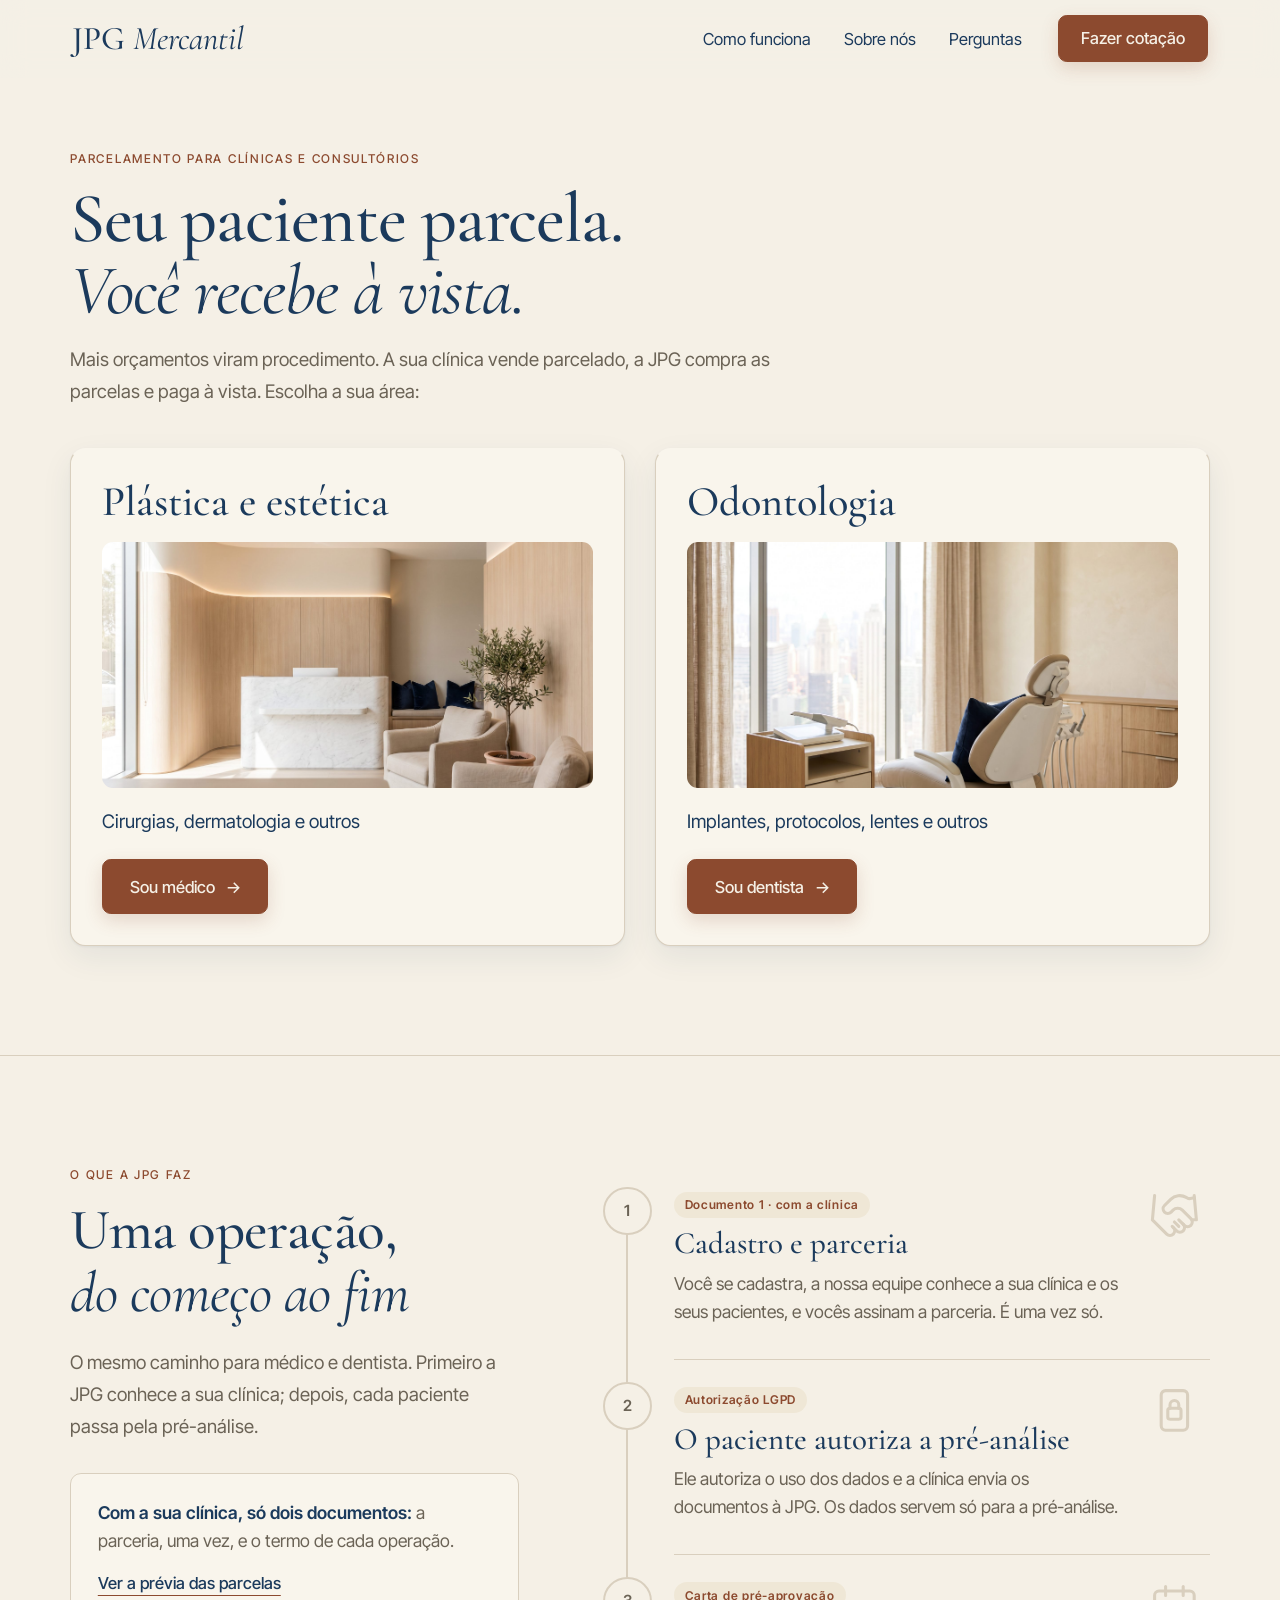
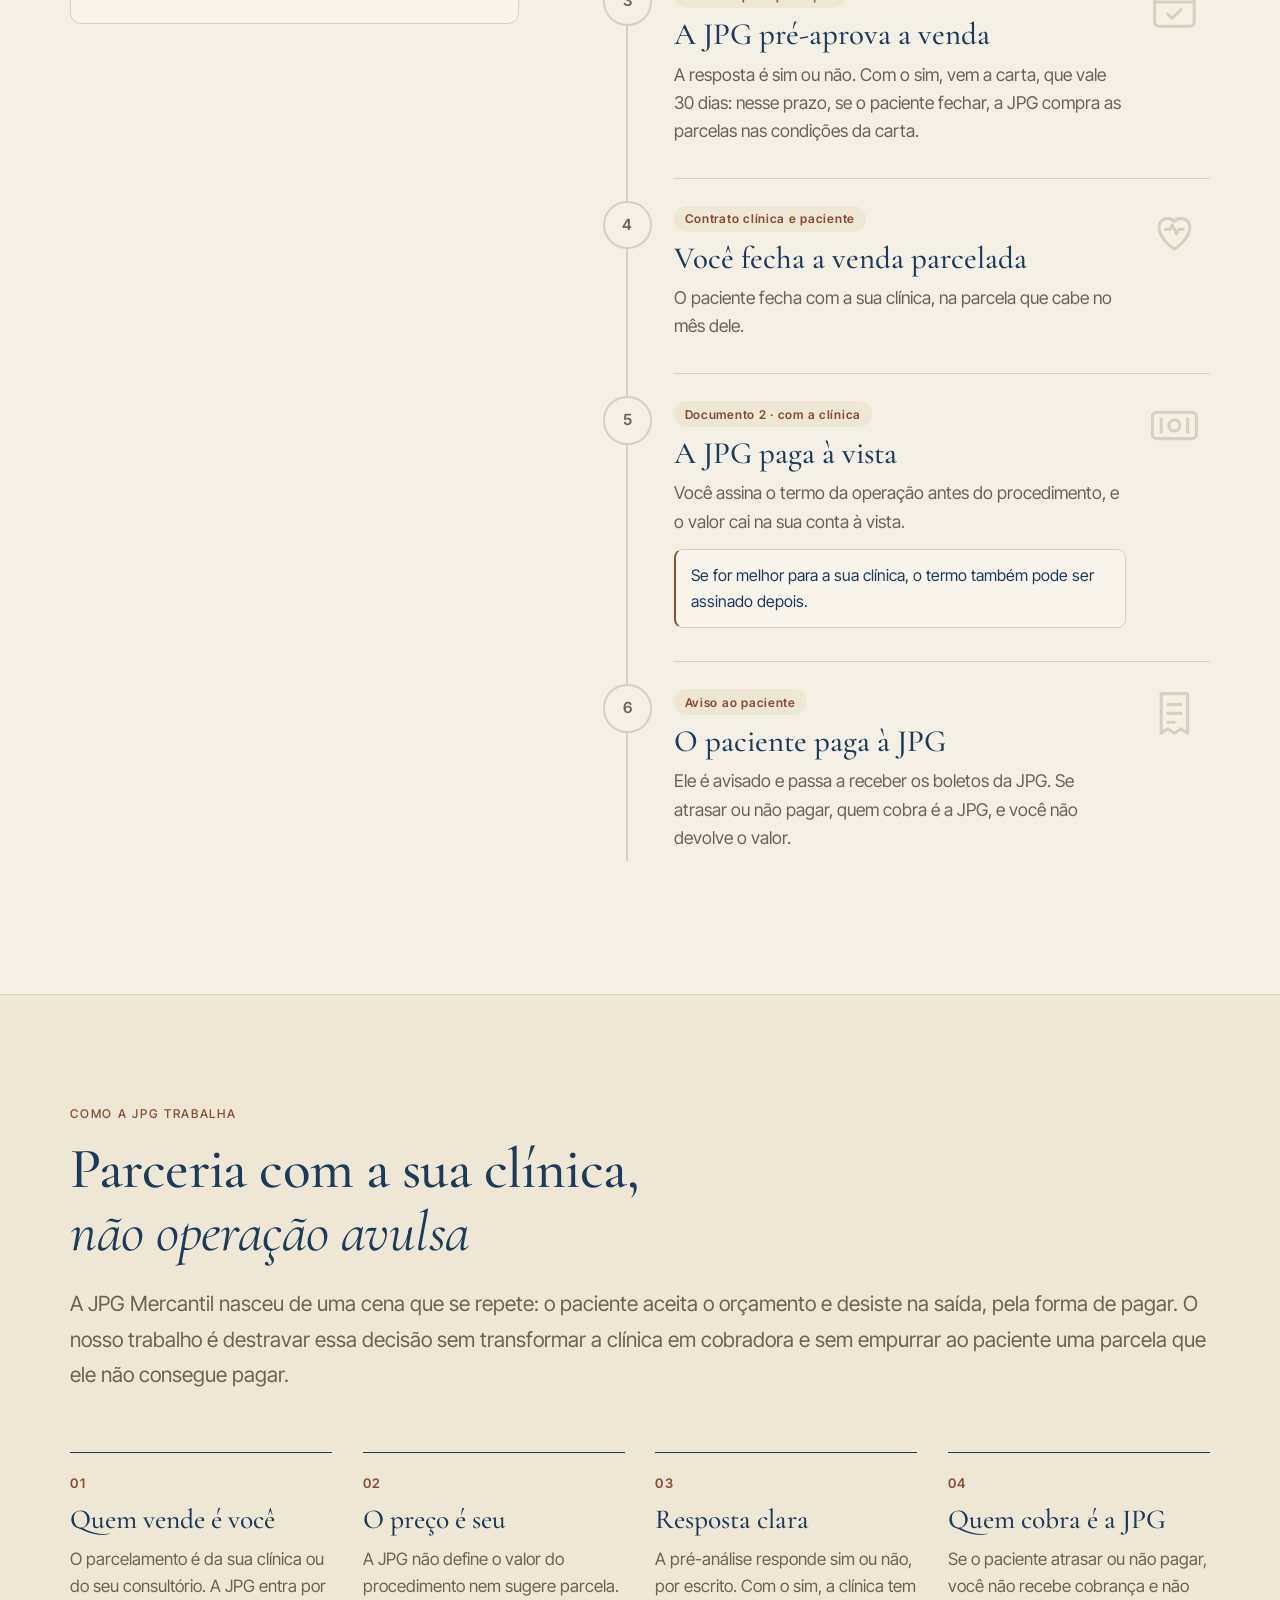
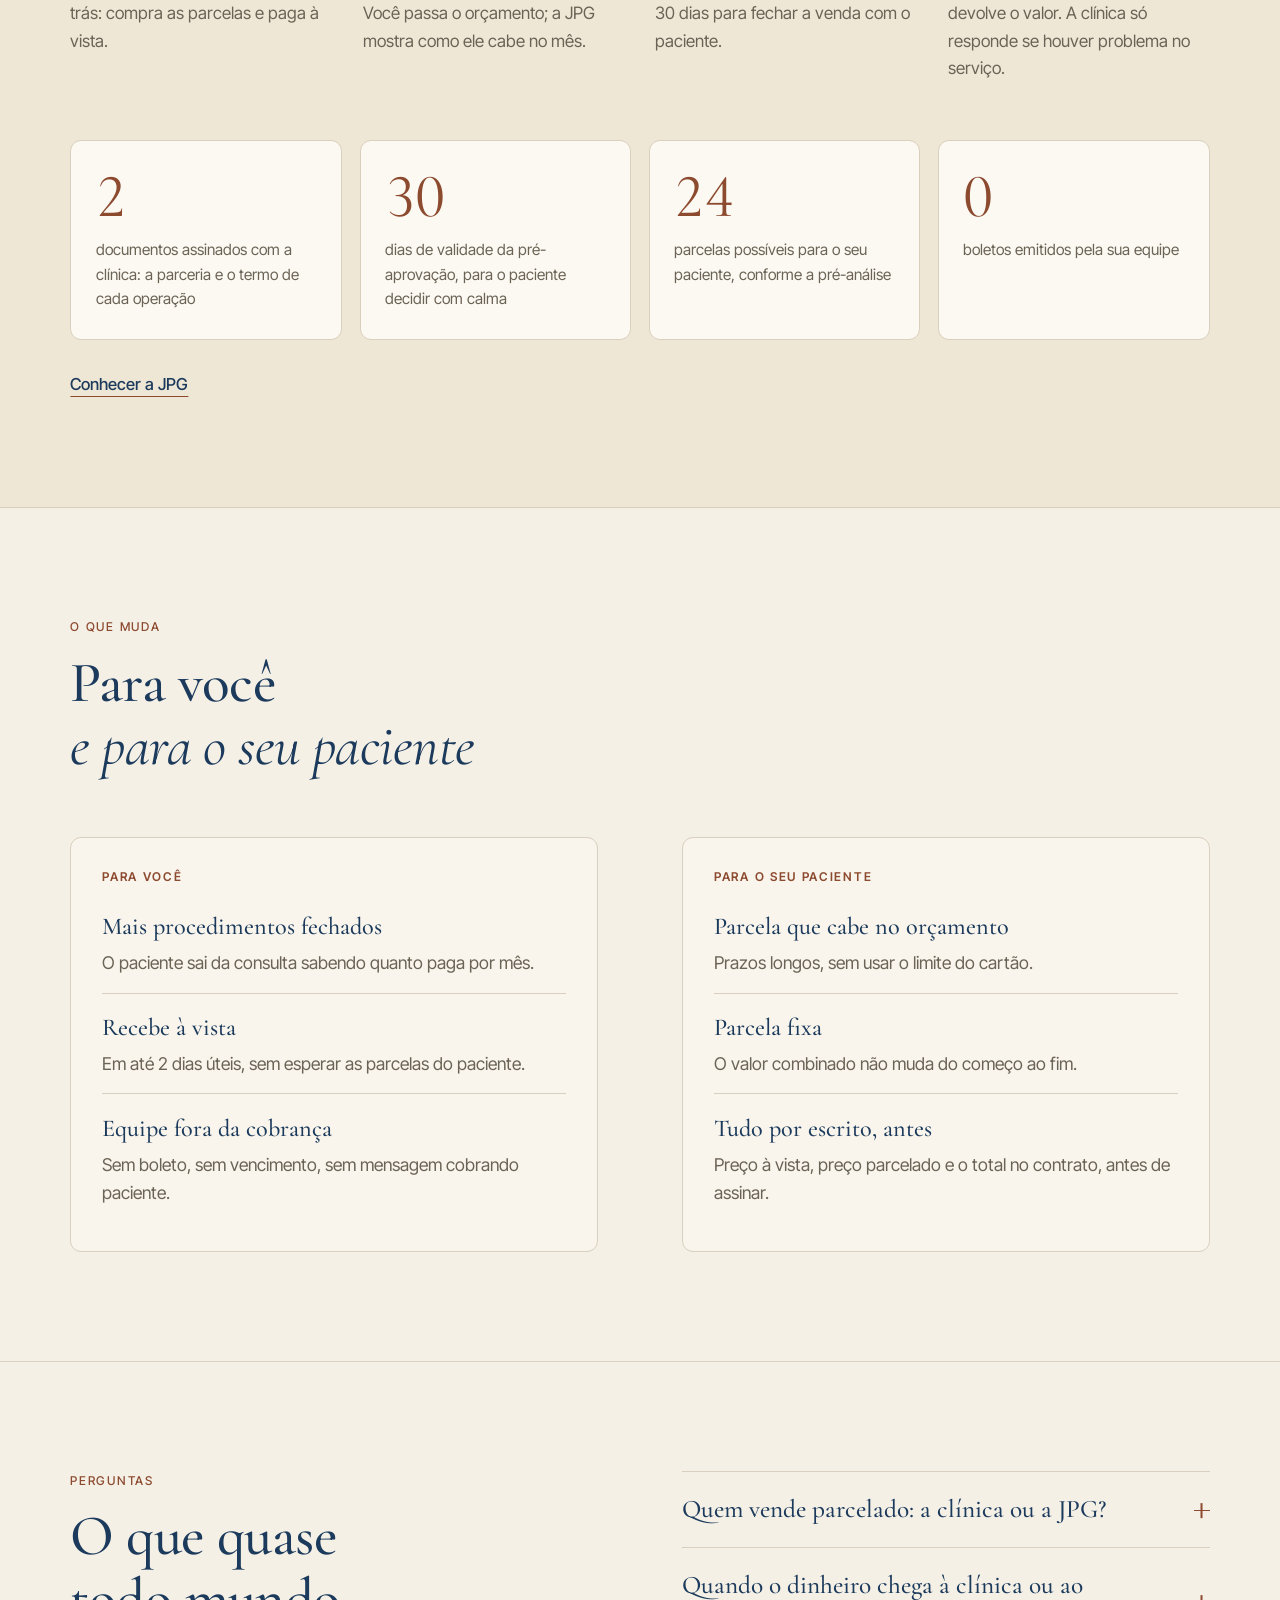
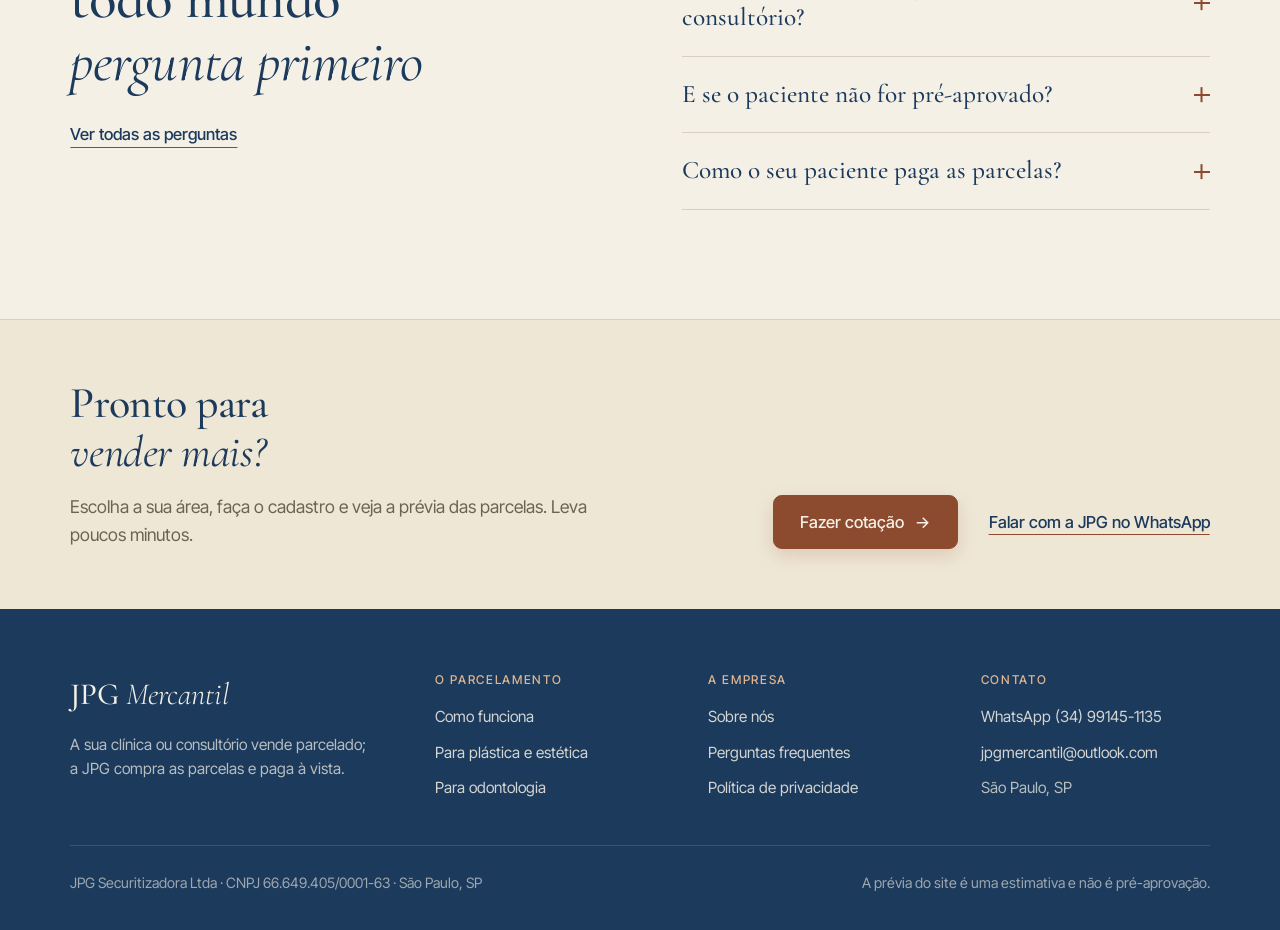
<file: index.html>
<!DOCTYPE html><html lang="pt-BR"> <head><meta name="robots" content="noindex, nofollow"><meta charset="utf-8"><meta name="viewport" content="width=device-width, initial-scale=1"><title>JPG Mercantil · Seu paciente parcela, você recebe à vista</title><meta name="description" content="A sua clínica ou consultório vende o procedimento parcelado e a JPG Mercantil compra as parcelas. Mais orçamentos fechados, e você recebe à vista."><!-- Monograma JPG do Brand Sheet (Visual/Logos/Flavicos (indigo).png). --><link rel="icon" type="image/png" href="favicon.png"><link rel="apple-touch-icon" href="apple-touch-icon.png"><link rel="preconnect" href="https://fonts.googleapis.com"><link rel="preconnect" href="https://fonts.gstatic.com" crossorigin><!-- Só os pesos usados: Cormorant 400/500/600 e 300 itálico; Inter Tight 400/500/600. --><link rel="stylesheet" href="https://fonts.googleapis.com/css2?family=Cormorant+Garamond:ital,wght@0,400;0,500;0,600;1,300&family=Inter+Tight:wght@400;500;600&display=swap"><script>document.documentElement.classList.add('js');</script><link rel="stylesheet" href="assets/dentistas.CKXeFnEr.css">
<link rel="stylesheet" href="assets/dentistas.CzZ2UlgP.css">
<style>.lede[data-astro-cid-huc2lya7]{margin-top:20px}
</style>
<link rel="stylesheet" href="assets/index.B6kiQm2I.css">
<style>.a-preencher[data-astro-cid-k4wv5js2]{display:block;padding:12px 14px;margin-top:10px;background:var(--marfim);border:1px dashed var(--terracota);border-radius:var(--raio);font-size:14px;line-height:1.5;color:var(--terracota-escura)}.inline[data-astro-cid-k4wv5js2]{display:inline;padding:1px 6px;margin:0}strong[data-astro-cid-k4wv5js2]{font-size:11px;font-weight:600;letter-spacing:.1em;text-transform:uppercase;margin-right:4px}
.fechamento[data-astro-cid-zotfx2v4]{background:var(--papel-2);border-top:1px solid var(--borda);padding:clamp(40px,6vh,64px) clamp(20px,5vw,64px)}.fechamento-wrap[data-astro-cid-zotfx2v4]{display:flex;flex-wrap:wrap;align-items:flex-end;justify-content:space-between;gap:28px 48px}.titulo[data-astro-cid-zotfx2v4]{font-size:clamp(28px,3.2vw,40px);line-height:1.12}p[data-astro-cid-zotfx2v4]{margin-top:14px;color:var(--slate);max-width:52ch}.fechamento-acoes[data-astro-cid-zotfx2v4]{display:flex;flex-wrap:wrap;align-items:center;gap:16px 28px}
</style></head> <body>  <header class="nav" id="nav" data-astro-cid-5blmo7yk> <div class="nav-wrap" data-astro-cid-5blmo7yk> <div class="nav-marca" data-astro-cid-5blmo7yk> <a href="index.html" class="nav-logo" aria-label="JPG Mercantil, início" data-astro-cid-5blmo7yk>JPG <em data-astro-cid-5blmo7yk>Mercantil</em></a>  </div> <nav aria-label="Principal" id="nav-menu" data-astro-cid-5blmo7yk> <ul class="nav-links" data-astro-cid-5blmo7yk> <li data-astro-cid-5blmo7yk><a href="index.html#como-funciona" data-astro-cid-5blmo7yk>Como funciona</a></li><li data-astro-cid-5blmo7yk><a href="sobre.html" data-astro-cid-5blmo7yk>Sobre nós</a></li><li data-astro-cid-5blmo7yk><a href="perguntas.html" data-astro-cid-5blmo7yk>Perguntas</a></li> </ul> </nav> <button type="button" class="btn nav-cta" data-escolher-area data-astro-cid-5blmo7yk>Fazer cotação</button> <button type="button" class="nav-botao" id="nav-botao" aria-expanded="false" aria-controls="nav-menu" data-astro-cid-5blmo7yk> <span class="sr" data-astro-cid-5blmo7yk>Abrir menu</span> <span class="traco" aria-hidden="true" data-astro-cid-5blmo7yk></span> </button> </div> </header> <!-- Antes de qualquer cotação fora da landing de um público: médico ou dentista? --> <dialog class="escolha-area" id="escolha-area" aria-labelledby="escolha-area-titulo" data-astro-cid-5blmo7yk> <div class="escolha-area-corpo" data-astro-cid-5blmo7yk> <div class="escolha-area-topo" data-astro-cid-5blmo7yk> <div data-astro-cid-5blmo7yk> <p class="escolha-area-eyebrow" data-astro-cid-5blmo7yk>Fazer uma cotação</p> <h2 class="escolha-area-titulo" id="escolha-area-titulo" data-astro-cid-5blmo7yk>Você é <em data-astro-cid-5blmo7yk>médico</em> ou <em data-astro-cid-5blmo7yk>dentista?</em></h2> </div> <button type="button" class="escolha-area-fechar" data-fechar-escolha aria-label="Fechar" data-astro-cid-5blmo7yk>&times;</button> </div> <div class="escolha-area-opcoes" data-astro-cid-5blmo7yk> <a href="simulador.html" class="escolha-area-opcao" data-astro-cid-5blmo7yk> <img src="img/v10/porta-estetica.jpg" alt="" width="640" height="427" loading="lazy" data-astro-cid-5blmo7yk> <span class="escolha-area-rotulo" data-astro-cid-5blmo7yk>Plástica e estética <span class="escolha-area-seta" aria-hidden="true" data-astro-cid-5blmo7yk>&#8594;</span></span> <span class="escolha-area-texto" data-astro-cid-5blmo7yk>Cirurgias, dermatologia e outros. Cadastro com CRM.</span> </a> <a href="simulador-dentistas.html" class="escolha-area-opcao" data-astro-cid-5blmo7yk> <img src="img/v10/porta-odonto.jpg" alt="" width="640" height="427" loading="lazy" data-astro-cid-5blmo7yk> <span class="escolha-area-rotulo" data-astro-cid-5blmo7yk>Odontologia <span class="escolha-area-seta" aria-hidden="true" data-astro-cid-5blmo7yk>&#8594;</span></span> <span class="escolha-area-texto" data-astro-cid-5blmo7yk>Implantes, protocolos, lentes e outros. Cadastro com CRO.</span> </a> </div> </div> </dialog> <script type="module">const d="jpg.publico.v1",l=document.getElementById("nav")?.dataset.publico;try{l&&localStorage.setItem(d,l);const e=l?null:localStorage.getItem(d);if(e==="medicos"||e==="dentistas"){const t=e==="medicos"?"waMedicos":"waDentistas";document.querySelectorAll("a[data-wa-medicos]").forEach(n=>{n.dataset[t]&&(n.href=n.dataset[t])})}}catch{}const o=document.getElementById("nav"),i=()=>o?.classList.toggle("rolado",window.scrollY>24);i();window.addEventListener("scroll",i,{passive:!0});const s=document.getElementById("nav-botao"),r=s?.querySelector(".sr"),c=e=>{o?.classList.toggle("aberto",e),s?.setAttribute("aria-expanded",String(e)),r&&(r.textContent=e?"Fechar menu":"Abrir menu")};s?.addEventListener("click",()=>c(!o?.classList.contains("aberto")));o?.querySelectorAll(".nav-links a").forEach(e=>e.addEventListener("click",()=>c(!1)));document.addEventListener("keydown",e=>{e.key==="Escape"&&o?.classList.contains("aberto")&&(c(!1),s?.focus())});const a=document.getElementById("escolha-area");document.addEventListener("click",e=>{!a||!e.target.closest("[data-escolher-area]")||(c(!1),a.showModal())});a?.addEventListener("click",e=>{const t=e.target;(t===a||t.closest("[data-fechar-escolha]"))&&a.close()});</script>  <main data-astro-cid-j7pv25f6> <section class="sec primeira escolha" id="escolha" data-astro-cid-j7pv25f6> <div class="wrap" data-astro-cid-j7pv25f6> <div class="escolha-topo" data-astro-cid-j7pv25f6> <p class="eyebrow reveal" data-astro-cid-j7pv25f6>Parcelamento para clínicas e consultórios</p> <h1 class="escolha-titulo reveal rd1" data-astro-cid-j7pv25f6>Seu paciente parcela. <em data-astro-cid-j7pv25f6>Você recebe à vista.</em></h1> <p class="lede reveal rd2" data-astro-cid-j7pv25f6>
Mais orçamentos viram procedimento. A sua clínica vende parcelado, a JPG compra as parcelas e paga à vista.
            Escolha a sua área:
</p> </div> <ul class="portas" data-astro-cid-j7pv25f6> <li class="reveal rd1" data-astro-cid-j7pv25f6> <a href="medicos.html" class="porta" data-astro-cid-j7pv25f6> <h2 class="porta-titulo" data-astro-cid-j7pv25f6>Plástica e estética</h2> <div class="porta-foto" data-astro-cid-j7pv25f6><img src="img/v10/porta-estetica.jpg" alt="Recepção de uma clínica de estética, com balcão de mármore e poltronas" width="1320" height="880" loading="eager" decoding="async" data-astro-cid-j7pv25f6></div> <p class="porta-texto" data-astro-cid-j7pv25f6>Cirurgias, dermatologia e outros</p> <span class="btn porta-botao" data-astro-cid-j7pv25f6>Sou médico<span class="seta" aria-hidden="true" data-astro-cid-j7pv25f6>&#8594;</span></span> </a> </li><li class="reveal rd2" data-astro-cid-j7pv25f6> <a href="dentistas.html" class="porta" data-astro-cid-j7pv25f6> <h2 class="porta-titulo" data-astro-cid-j7pv25f6>Odontologia</h2> <div class="porta-foto" data-astro-cid-j7pv25f6><img src="img/v10/porta-odonto.jpg" alt="Consultório odontológico com a cadeira e o scanner intraoral" width="1320" height="880" loading="lazy" decoding="async" data-astro-cid-j7pv25f6></div> <p class="porta-texto" data-astro-cid-j7pv25f6>Implantes, protocolos, lentes e outros</p> <span class="btn porta-botao" data-astro-cid-j7pv25f6>Sou dentista<span class="seta" aria-hidden="true" data-astro-cid-j7pv25f6>&#8594;</span></span> </a> </li> </ul> </div> </section> <section class="sec" id="como-funciona" data-astro-cid-j7pv25f6> <div class="wrap faz-grid" data-astro-cid-j7pv25f6> <div class="faz-texto" data-astro-cid-j7pv25f6> <div class="reveal" data-astro-cid-huc2lya7> <p class="eyebrow" data-astro-cid-huc2lya7>O que a JPG faz</p> <h2 class="titulo" data-astro-cid-huc2lya7>Uma operação,<br data-astro-cid-huc2lya7><em data-astro-cid-huc2lya7>do começo ao fim</em></h2> <p class="lede" data-astro-cid-huc2lya7>O mesmo caminho para médico e dentista. Primeiro a JPG conhece a sua clínica; depois, cada paciente passa pela pré-análise.</p> </div>  <div class="faz-resumo caixa reveal rd2" data-astro-cid-j7pv25f6> <p data-astro-cid-j7pv25f6><strong data-astro-cid-j7pv25f6>Com a sua clínica, só dois documentos:</strong> a parceria, uma vez, e o termo de cada operação.</p> <button type="button" class="link" data-escolher-area data-astro-cid-j7pv25f6>Ver a prévia das parcelas</button> </div> </div> <ol class="passos" data-passo-a-passo data-astro-cid-zyauhzzd> <span class="passos-trilho" aria-hidden="true" data-astro-cid-zyauhzzd><span class="passos-linha" data-astro-cid-zyauhzzd></span></span> <li class="passo" data-passo data-astro-cid-zyauhzzd> <span class="passo-marca" aria-hidden="true" data-astro-cid-zyauhzzd><span data-astro-cid-zyauhzzd>1</span></span> <div class="passo-corpo" data-astro-cid-zyauhzzd> <p class="passo-doc" data-astro-cid-zyauhzzd>Documento 1 · com a clínica</p> <h3 class="passo-titulo" data-astro-cid-zyauhzzd>Cadastro e parceria</h3> <p class="passo-texto" data-astro-cid-zyauhzzd>Você se cadastra, a nossa equipe conhece a sua clínica e os seus pacientes, e vocês assinam a parceria. É uma vez só.</p>  </div> <svg class="passo-icone" viewBox="0 0 24 24" aria-hidden="true" data-astro-cid-zyauhzzd><path d="m11 17 2 2a1 1 0 1 0 3-3"/><path d="m14 14 2.5 2.5a1 1 0 1 0 3-3l-3.88-3.88a3 3 0 0 0-4.24 0l-.88.88a1 1 0 1 1-3-3l2.81-2.81a5.79 5.79 0 0 1 7.06-.87l.47.28a2 2 0 0 0 1.42.25L21 4"/><path d="m21 3 1 11h-2"/><path d="M3 3 2 14l6.5 6.5a1 1 0 1 0 3-3"/><path d="M12 15l2 2"/></svg> </li><li class="passo" data-passo data-astro-cid-zyauhzzd> <span class="passo-marca" aria-hidden="true" data-astro-cid-zyauhzzd><span data-astro-cid-zyauhzzd>2</span></span> <div class="passo-corpo" data-astro-cid-zyauhzzd> <p class="passo-doc" data-astro-cid-zyauhzzd>Autorização LGPD</p> <h3 class="passo-titulo" data-astro-cid-zyauhzzd>O paciente autoriza a pré-análise</h3> <p class="passo-texto" data-astro-cid-zyauhzzd>Ele autoriza o uso dos dados e a clínica envia os documentos à JPG. Os dados servem só para a pré-análise.</p>  </div> <svg class="passo-icone" viewBox="0 0 24 24" aria-hidden="true" data-astro-cid-zyauhzzd><rect x="6" y="3" width="12" height="18" rx="2"/><rect x="9" y="11" width="6" height="5" rx="1"/><path d="M10 11V9.5a2 2 0 0 1 4 0V11"/></svg> </li><li class="passo" data-passo data-astro-cid-zyauhzzd> <span class="passo-marca" aria-hidden="true" data-astro-cid-zyauhzzd><span data-astro-cid-zyauhzzd>3</span></span> <div class="passo-corpo" data-astro-cid-zyauhzzd> <p class="passo-doc" data-astro-cid-zyauhzzd>Carta de pré-aprovação</p> <h3 class="passo-titulo" data-astro-cid-zyauhzzd>A JPG pré-aprova a venda</h3> <p class="passo-texto" data-astro-cid-zyauhzzd>A resposta é sim ou não. Com o sim, vem a carta, que vale 30 dias: nesse prazo, se o paciente fechar, a JPG compra as parcelas nas condições da carta.</p>  </div> <svg class="passo-icone" viewBox="0 0 24 24" aria-hidden="true" data-astro-cid-zyauhzzd><rect x="3" y="5" width="18" height="16" rx="2"/><path d="M3 10h18M8 3v4M16 3v4"/><path d="M9 15.5l2 2 4-4"/></svg> </li><li class="passo" data-passo data-astro-cid-zyauhzzd> <span class="passo-marca" aria-hidden="true" data-astro-cid-zyauhzzd><span data-astro-cid-zyauhzzd>4</span></span> <div class="passo-corpo" data-astro-cid-zyauhzzd> <p class="passo-doc" data-astro-cid-zyauhzzd>Contrato clínica e paciente</p> <h3 class="passo-titulo" data-astro-cid-zyauhzzd>Você fecha a venda parcelada</h3> <p class="passo-texto" data-astro-cid-zyauhzzd>O paciente fecha com a sua clínica, na parcela que cabe no mês dele.</p>  </div> <svg class="passo-icone" viewBox="0 0 24 24" aria-hidden="true" data-astro-cid-zyauhzzd><path d="M12 21s-7-4.5-7-10a4 4 0 0 1 7-2.6A4 4 0 0 1 19 11c0 5.5-7 10-7 10z"/><path d="M8 12h2l1-2 2 4 1-2h2"/></svg> </li><li class="passo" data-passo data-astro-cid-zyauhzzd> <span class="passo-marca" aria-hidden="true" data-astro-cid-zyauhzzd><span data-astro-cid-zyauhzzd>5</span></span> <div class="passo-corpo" data-astro-cid-zyauhzzd> <p class="passo-doc" data-astro-cid-zyauhzzd>Documento 2 · com a clínica</p> <h3 class="passo-titulo" data-astro-cid-zyauhzzd>A JPG paga à vista</h3> <p class="passo-texto" data-astro-cid-zyauhzzd>Você assina o termo da operação antes do procedimento, e o valor cai na sua conta à vista.</p> <p class="passo-extra" data-astro-cid-zyauhzzd>Se for melhor para a sua clínica, o termo também pode ser assinado depois.</p> </div> <svg class="passo-icone" viewBox="0 0 24 24" aria-hidden="true" data-astro-cid-zyauhzzd><rect x="2" y="6" width="20" height="12" rx="2"/><circle cx="12" cy="12" r="2.5"/><path d="M6 9v6M18 9v6"/></svg> </li><li class="passo" data-passo data-astro-cid-zyauhzzd> <span class="passo-marca" aria-hidden="true" data-astro-cid-zyauhzzd><span data-astro-cid-zyauhzzd>6</span></span> <div class="passo-corpo" data-astro-cid-zyauhzzd> <p class="passo-doc" data-astro-cid-zyauhzzd>Aviso ao paciente</p> <h3 class="passo-titulo" data-astro-cid-zyauhzzd>O paciente paga à JPG</h3> <p class="passo-texto" data-astro-cid-zyauhzzd>Ele é avisado e passa a receber os boletos da JPG. Se atrasar ou não pagar, quem cobra é a JPG, e você não devolve o valor.</p>  </div> <svg class="passo-icone" viewBox="0 0 24 24" aria-hidden="true" data-astro-cid-zyauhzzd><path d="M6 3h12v18l-3-2-3 2-3-2-3 2z"/><path d="M9 8h6M9 12h6M9 16h3"/></svg> </li> </ol> <script type="module">const i=matchMedia("(prefers-reduced-motion: reduce)").matches;for(const t of document.querySelectorAll("[data-passo-a-passo]")){let s=function(){o=!1;const e=t.getBoundingClientRect(),d=innerHeight*.6,r=i?1:Math.min(1,Math.max(0,(d-e.top)/e.height));t.style.setProperty("--progresso",r.toFixed(3));const p=e.top+r*e.height;for(const n of l){const c=n.querySelector(".passo-marca").getBoundingClientRect();n.classList.toggle("aceso",i||c.top+c.height/2<=p+4)}};var u=s;const l=[...t.querySelectorAll("[data-passo]")];let o=!1;const a=()=>{o||(o=!0,requestAnimationFrame(s))};addEventListener("scroll",a,{passive:!0}),addEventListener("resize",a),s()}</script>  </div> </section> <section class="sec jeito" id="como-trabalhamos" data-astro-cid-j7pv25f6> <div class="wrap" data-astro-cid-j7pv25f6> <div class="topo topo-largo" data-astro-cid-j7pv25f6> <div class="reveal" data-astro-cid-huc2lya7> <p class="eyebrow" data-astro-cid-huc2lya7>Como a JPG trabalha</p> <h2 class="titulo" data-astro-cid-huc2lya7>Parceria com a sua clínica,<br data-astro-cid-huc2lya7><em data-astro-cid-huc2lya7>não operação avulsa</em></h2> <p class="lede" data-astro-cid-huc2lya7>A JPG Mercantil nasceu de uma cena que se repete: o paciente aceita o orçamento e desiste na saída, pela forma de pagar. O nosso trabalho é destravar essa decisão sem transformar a clínica em cobradora e sem empurrar ao paciente uma parcela que ele não consegue pagar.</p> </div>  </div> <ol class="jeito-lista" data-astro-cid-j7pv25f6> <li class="reveal rd1" data-astro-cid-j7pv25f6> <h3 data-astro-cid-j7pv25f6>Quem vende é você</h3> <p data-astro-cid-j7pv25f6>O parcelamento é da sua clínica ou do seu consultório. A JPG entra por trás: compra as parcelas e paga à vista.</p> </li><li class="reveal rd2" data-astro-cid-j7pv25f6> <h3 data-astro-cid-j7pv25f6>O preço é seu</h3> <p data-astro-cid-j7pv25f6>A JPG não define o valor do procedimento nem sugere parcela. Você passa o orçamento; a JPG mostra como ele cabe no mês.</p> </li><li class="reveal rd3" data-astro-cid-j7pv25f6> <h3 data-astro-cid-j7pv25f6>Resposta clara</h3> <p data-astro-cid-j7pv25f6>A pré-análise responde sim ou não, por escrito. Com o sim, a clínica tem 30 dias para fechar a venda com o paciente.</p> </li><li class="reveal rd4" data-astro-cid-j7pv25f6> <h3 data-astro-cid-j7pv25f6>Quem cobra é a JPG</h3> <p data-astro-cid-j7pv25f6>Se o paciente atrasar ou não pagar, você não recebe cobrança e não devolve o valor. A clínica só responde se houver problema no serviço.</p> </li> </ol> <ul class="numeros" data-astro-cid-j7pv25f6> <li class="reveal rd1" data-astro-cid-j7pv25f6> <span class="numero" data-contar="2" data-astro-cid-j7pv25f6>2</span> <span class="numero-rotulo" data-astro-cid-j7pv25f6>documentos assinados com a clínica: a parceria e o termo de cada operação</span> </li><li class="reveal rd2" data-astro-cid-j7pv25f6> <span class="numero" data-contar="30" data-astro-cid-j7pv25f6>30</span> <span class="numero-rotulo" data-astro-cid-j7pv25f6>dias de validade da pré-aprovação, para o paciente decidir com calma</span> </li><li class="reveal rd3" data-astro-cid-j7pv25f6> <span class="numero" data-contar="24" data-astro-cid-j7pv25f6>24</span> <span class="numero-rotulo" data-astro-cid-j7pv25f6>parcelas possíveis para o seu paciente, conforme a pré-análise</span> </li><li class="reveal rd4" data-astro-cid-j7pv25f6> <span class="numero" data-contar="0" data-astro-cid-j7pv25f6>0</span> <span class="numero-rotulo" data-astro-cid-j7pv25f6>boletos emitidos pela sua equipe</span> </li> </ul> <p class="jeito-link reveal" data-astro-cid-j7pv25f6><a href="sobre.html" class="link" data-astro-cid-j7pv25f6>Conhecer a JPG</a></p> </div> </section> <section class="sec" data-astro-cid-j7pv25f6> <div class="wrap" data-astro-cid-j7pv25f6> <div class="topo" data-astro-cid-j7pv25f6> <div class="reveal" data-astro-cid-huc2lya7> <p class="eyebrow" data-astro-cid-huc2lya7>O que muda</p> <h2 class="titulo" data-astro-cid-huc2lya7>Para você<br data-astro-cid-huc2lya7><em data-astro-cid-huc2lya7>e para o seu paciente</em></h2>  </div>  </div> <div class="duas-colunas muda" data-astro-cid-j7pv25f6> <div class="muda-coluna reveal" data-astro-cid-j7pv25f6> <h3 class="muda-titulo" data-astro-cid-j7pv25f6>Para você</h3> <ul data-astro-cid-j7pv25f6> <li data-astro-cid-j7pv25f6><strong data-astro-cid-j7pv25f6>Mais procedimentos fechados</strong><span data-astro-cid-j7pv25f6>O paciente sai da consulta sabendo quanto paga por mês.</span></li><li data-astro-cid-j7pv25f6><strong data-astro-cid-j7pv25f6>Recebe à vista</strong><span data-astro-cid-j7pv25f6>Em até 2 dias úteis, sem esperar as parcelas do paciente.</span></li><li data-astro-cid-j7pv25f6><strong data-astro-cid-j7pv25f6>Equipe fora da cobrança</strong><span data-astro-cid-j7pv25f6>Sem boleto, sem vencimento, sem mensagem cobrando paciente.</span></li> </ul> </div><div class="muda-coluna reveal" data-astro-cid-j7pv25f6> <h3 class="muda-titulo" data-astro-cid-j7pv25f6>Para o seu paciente</h3> <ul data-astro-cid-j7pv25f6> <li data-astro-cid-j7pv25f6><strong data-astro-cid-j7pv25f6>Parcela que cabe no orçamento</strong><span data-astro-cid-j7pv25f6>Prazos longos, sem usar o limite do cartão.</span></li><li data-astro-cid-j7pv25f6><strong data-astro-cid-j7pv25f6>Parcela fixa</strong><span data-astro-cid-j7pv25f6>O valor combinado não muda do começo ao fim.</span></li><li data-astro-cid-j7pv25f6><strong data-astro-cid-j7pv25f6>Tudo por escrito, antes</strong><span data-astro-cid-j7pv25f6>Preço à vista, preço parcelado e o total no contrato, antes de assinar.</span></li> </ul> </div> </div> </div> </section> <section class="sec" data-astro-cid-j7pv25f6> <div class="wrap duas-colunas" data-astro-cid-j7pv25f6> <div data-astro-cid-j7pv25f6> <div class="reveal" data-astro-cid-huc2lya7> <p class="eyebrow" data-astro-cid-huc2lya7>Perguntas</p> <h2 class="titulo" data-astro-cid-huc2lya7>O que quase todo mundo<br data-astro-cid-huc2lya7><em data-astro-cid-huc2lya7>pergunta primeiro</em></h2>  </div>  <p class="perguntas-link reveal" data-astro-cid-j7pv25f6><a href="perguntas.html" class="link" data-astro-cid-j7pv25f6>Ver todas as perguntas</a></p> </div> <div class="reveal rd1" data-astro-cid-j7pv25f6> <div class="perguntas" data-astro-cid-o2oocb7z> <details class="pergunta" data-astro-cid-o2oocb7z> <summary data-astro-cid-o2oocb7z>Quem vende parcelado: a clínica ou a JPG?<span class="sinal" aria-hidden="true" data-astro-cid-o2oocb7z></span></summary> <div class="resposta" data-astro-cid-o2oocb7z> <p data-astro-cid-o2oocb7z>A clínica. O parcelamento é um contrato entre a sua clínica e o paciente. A JPG compra essas parcelas e paga a você à vista.</p>  </div> </details><details class="pergunta" data-astro-cid-o2oocb7z> <summary data-astro-cid-o2oocb7z>Quando o dinheiro chega à clínica ou ao consultório?<span class="sinal" aria-hidden="true" data-astro-cid-o2oocb7z></span></summary> <div class="resposta" data-astro-cid-o2oocb7z> <p data-astro-cid-o2oocb7z>À vista, em até 2 dias úteis depois que você assina o termo da operação, com os documentos conferidos. O termo pode ser assinado antes ou depois do procedimento.</p>  </div> </details><details class="pergunta" data-astro-cid-o2oocb7z> <summary data-astro-cid-o2oocb7z>E se o paciente não for pré-aprovado?<span class="sinal" aria-hidden="true" data-astro-cid-o2oocb7z></span></summary> <div class="resposta" data-astro-cid-o2oocb7z> <p data-astro-cid-o2oocb7z>A resposta é não, e a clínica fica livre para vender de outra forma. Nada muda na parceria.</p>  </div> </details><details class="pergunta" data-astro-cid-o2oocb7z> <summary data-astro-cid-o2oocb7z>Como o seu paciente paga as parcelas?<span class="sinal" aria-hidden="true" data-astro-cid-o2oocb7z></span></summary> <div class="resposta" data-astro-cid-o2oocb7z> <p data-astro-cid-o2oocb7z>O paciente é avisado de que passa a pagar à JPG e recebe o primeiro boleto. Todo mês chega o boleto da JPG, no valor combinado, e ele paga direto a ela.</p><p data-astro-cid-o2oocb7z>A clínica não emite boleto, não controla vencimento e não repassa nada.</p>  </div> </details> </div>  </div> </div> </section> </main> <section class="fechamento" data-astro-cid-zotfx2v4> <div class="wrap fechamento-wrap reveal" data-astro-cid-zotfx2v4> <div data-astro-cid-zotfx2v4> <h2 class="titulo" data-astro-cid-zotfx2v4>Pronto para<br data-astro-cid-zotfx2v4><em data-astro-cid-zotfx2v4>vender mais?</em></h2> <p data-astro-cid-zotfx2v4>Escolha a sua área, faça o cadastro e veja a prévia das parcelas. Leva poucos minutos.</p> </div> <div class="fechamento-acoes" data-astro-cid-zotfx2v4> <!-- Antes da cotação, a pessoa escolhe se é médico ou dentista (janela no Navbar, V8-05). --> <button type="button" class="btn" data-escolher-area data-astro-cid-zotfx2v4>Fazer cotação<span class="seta" aria-hidden="true" data-astro-cid-zotfx2v4>&#8594;</span></button> <a href="https://wa.me/5534991451135?text=Ol%C3%A1!%20Vim%20pelo%20site%20da%20JPG%20Mercantil%20e%20quero%20entender%20como%20funciona%20o%20parcelamento%20para%20os%20meus%20pacientes." data-wa-medicos="https://wa.me/5534991451135?text=Ol%C3%A1!%20Vim%20pelo%20site%20da%20JPG%20Mercantil.%20Sou%20m%C3%A9dico%20e%20quero%20entender%20como%20funciona%20o%20parcelamento%20para%20os%20meus%20pacientes." data-wa-dentistas="https://wa.me/5534991451135?text=Ol%C3%A1!%20Vim%20pelo%20site%20da%20JPG%20Mercantil.%20Sou%20dentista%20e%20quero%20entender%20como%20funciona%20o%20parcelamento%20para%20os%20meus%20pacientes." class="link" target="_blank" rel="noopener" data-astro-cid-zotfx2v4>Falar com a JPG no WhatsApp</a> </div> </div> </section>  <footer class="rodape" data-astro-cid-wamvvw7j> <div class="wrap" data-astro-cid-wamvvw7j> <div class="rodape-grade" data-astro-cid-wamvvw7j> <div class="rodape-marca" data-astro-cid-wamvvw7j> <a href="index.html" class="rodape-logo" data-astro-cid-wamvvw7j>JPG <em data-astro-cid-wamvvw7j>Mercantil</em></a> <p data-astro-cid-wamvvw7j>A sua clínica ou consultório vende parcelado; a JPG compra as parcelas e paga à vista.</p> </div> <nav aria-label="O parcelamento" data-astro-cid-wamvvw7j> <p class="rodape-titulo" data-astro-cid-wamvvw7j>O parcelamento</p> <ul data-astro-cid-wamvvw7j><li data-astro-cid-wamvvw7j><a href="index.html#como-funciona" data-astro-cid-wamvvw7j>Como funciona</a></li><li data-astro-cid-wamvvw7j><a href="medicos.html" data-astro-cid-wamvvw7j>Para plástica e estética</a></li><li data-astro-cid-wamvvw7j><a href="dentistas.html" data-astro-cid-wamvvw7j>Para odontologia</a></li></ul> </nav> <nav aria-label="A empresa" data-astro-cid-wamvvw7j> <p class="rodape-titulo" data-astro-cid-wamvvw7j>A empresa</p> <ul data-astro-cid-wamvvw7j><li data-astro-cid-wamvvw7j><a href="sobre.html" data-astro-cid-wamvvw7j>Sobre nós</a></li><li data-astro-cid-wamvvw7j><a href="perguntas.html" data-astro-cid-wamvvw7j>Perguntas frequentes</a></li><li data-astro-cid-wamvvw7j><a href="privacidade.html" data-astro-cid-wamvvw7j>Política de privacidade</a></li></ul> </nav> <div data-astro-cid-wamvvw7j> <p class="rodape-titulo" data-astro-cid-wamvvw7j>Contato</p> <ul data-astro-cid-wamvvw7j> <li data-astro-cid-wamvvw7j><a href="https://wa.me/5534991451135?text=Ol%C3%A1!%20Vim%20pelo%20site%20da%20JPG%20Mercantil%20e%20quero%20entender%20como%20funciona%20o%20parcelamento%20para%20os%20meus%20pacientes." data-wa-medicos="https://wa.me/5534991451135?text=Ol%C3%A1!%20Vim%20pelo%20site%20da%20JPG%20Mercantil.%20Sou%20m%C3%A9dico%20e%20quero%20entender%20como%20funciona%20o%20parcelamento%20para%20os%20meus%20pacientes." data-wa-dentistas="https://wa.me/5534991451135?text=Ol%C3%A1!%20Vim%20pelo%20site%20da%20JPG%20Mercantil.%20Sou%20dentista%20e%20quero%20entender%20como%20funciona%20o%20parcelamento%20para%20os%20meus%20pacientes." class="astro-wamvvw7j" target="_blank" rel="noopener" data-astro-cid-wamvvw7j>WhatsApp (34) 99145-1135</a></li> <li data-astro-cid-wamvvw7j><a href="mailto:jpgmercantil@outlook.com" data-astro-cid-wamvvw7j>jpgmercantil@outlook.com</a></li> <li data-astro-cid-wamvvw7j>São Paulo, SP</li> </ul> </div> </div> <div class="rodape-base" data-astro-cid-wamvvw7j> <p data-astro-cid-wamvvw7j>JPG Securitizadora Ltda · CNPJ 66.649.405/0001-63 · São Paulo, SP</p> <p data-astro-cid-wamvvw7j>A prévia do site é uma estimativa e não é pré-aprovação.</p> </div> </div> </footer>   <script type="module">const r=document.querySelectorAll(".reveal");if("IntersectionObserver"in window){const e=new IntersectionObserver(n=>{for(const t of n)t.isIntersecting&&(t.target.classList.add("in"),e.unobserve(t.target))},{rootMargin:"0px 0px -8% 0px"});r.forEach(n=>e.observe(n))}else r.forEach(e=>e.classList.add("in"));</script> </body> </html> <script type="module">const u=matchMedia("(prefers-reduced-motion: reduce)").matches,c=document.querySelectorAll("[data-contar]");if(!u&&"IntersectionObserver"in window){c.forEach(e=>e.textContent="0");const n=new IntersectionObserver(e=>{for(const t of e){if(!t.isIntersecting)continue;n.unobserve(t.target);const o=t.target,a=Number(o.dataset.contar),i=performance.now(),r=m=>{const s=Math.min(1,(m-i)/900);o.textContent=String(Math.round(a*(1-(1-s)**3))),s<1&&requestAnimationFrame(r)};requestAnimationFrame(r)}},{threshold:.6});c.forEach(e=>n.observe(e))}</script>
</file>
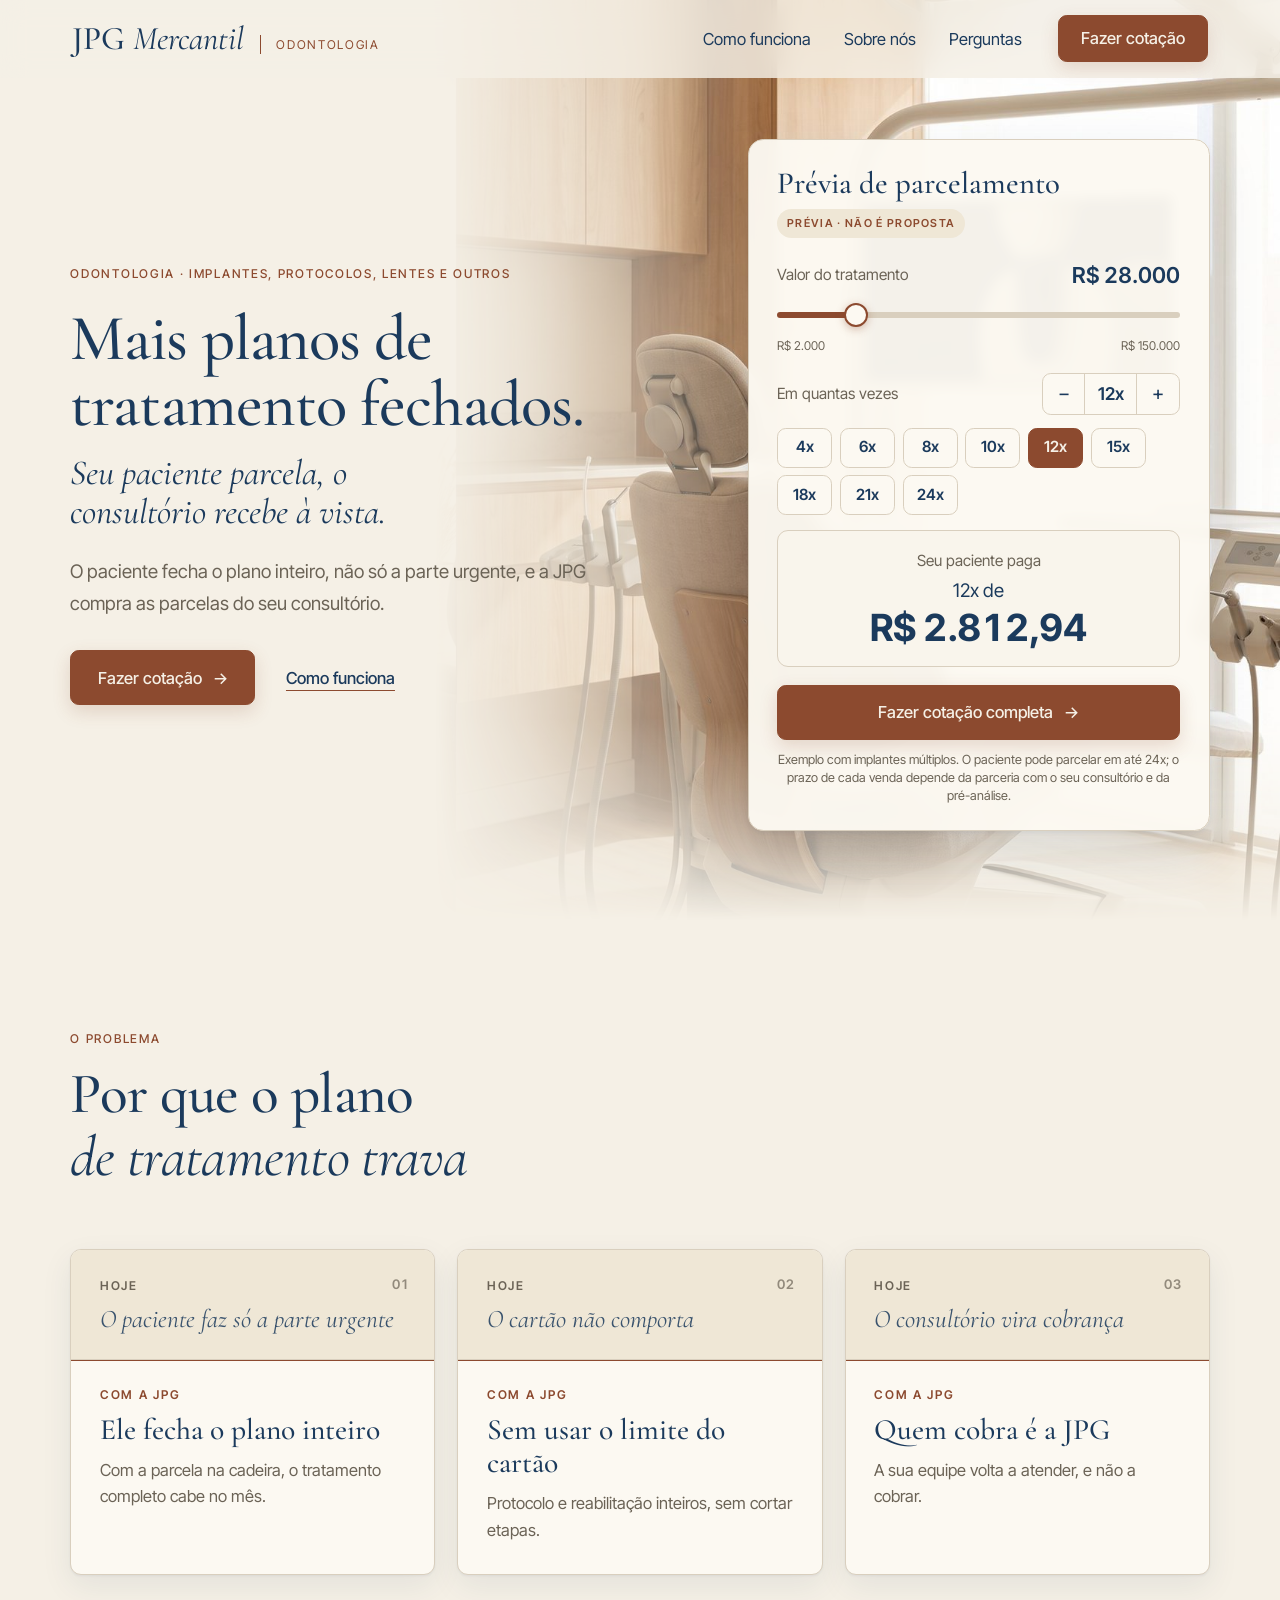
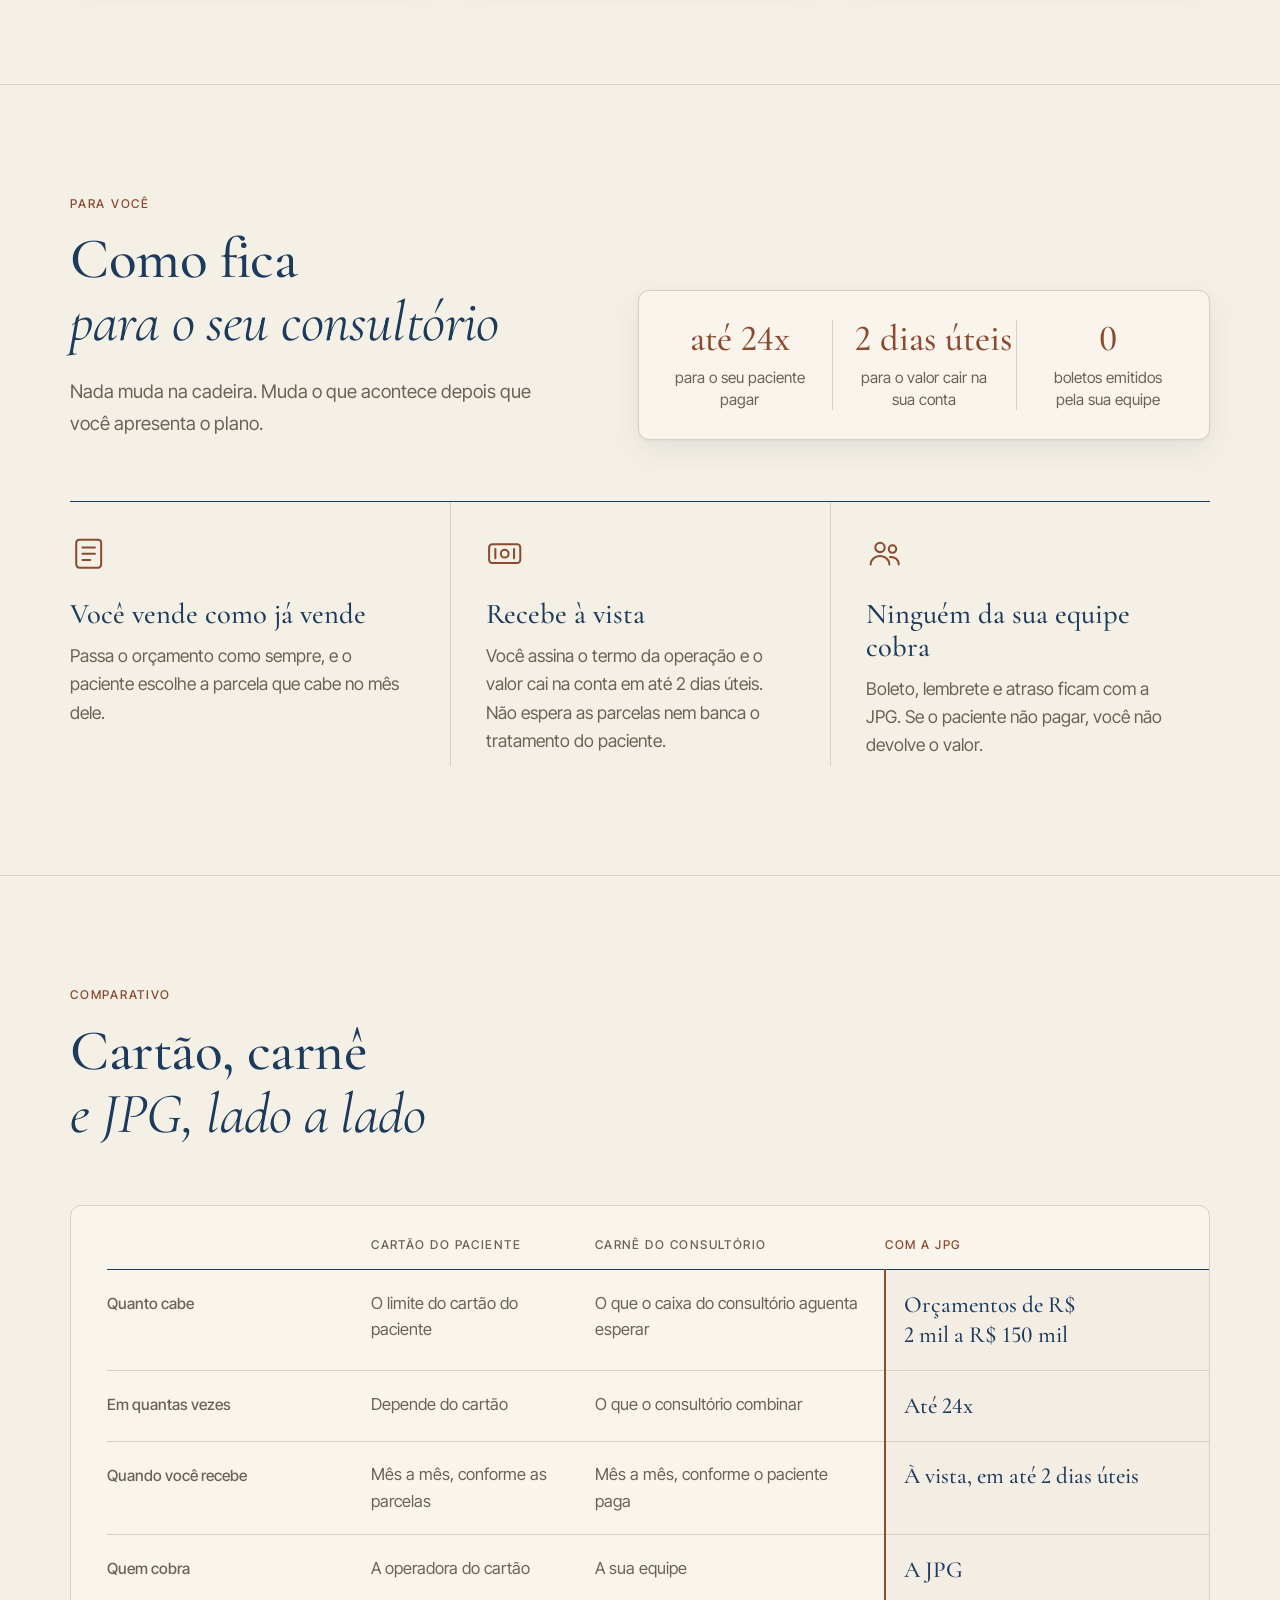
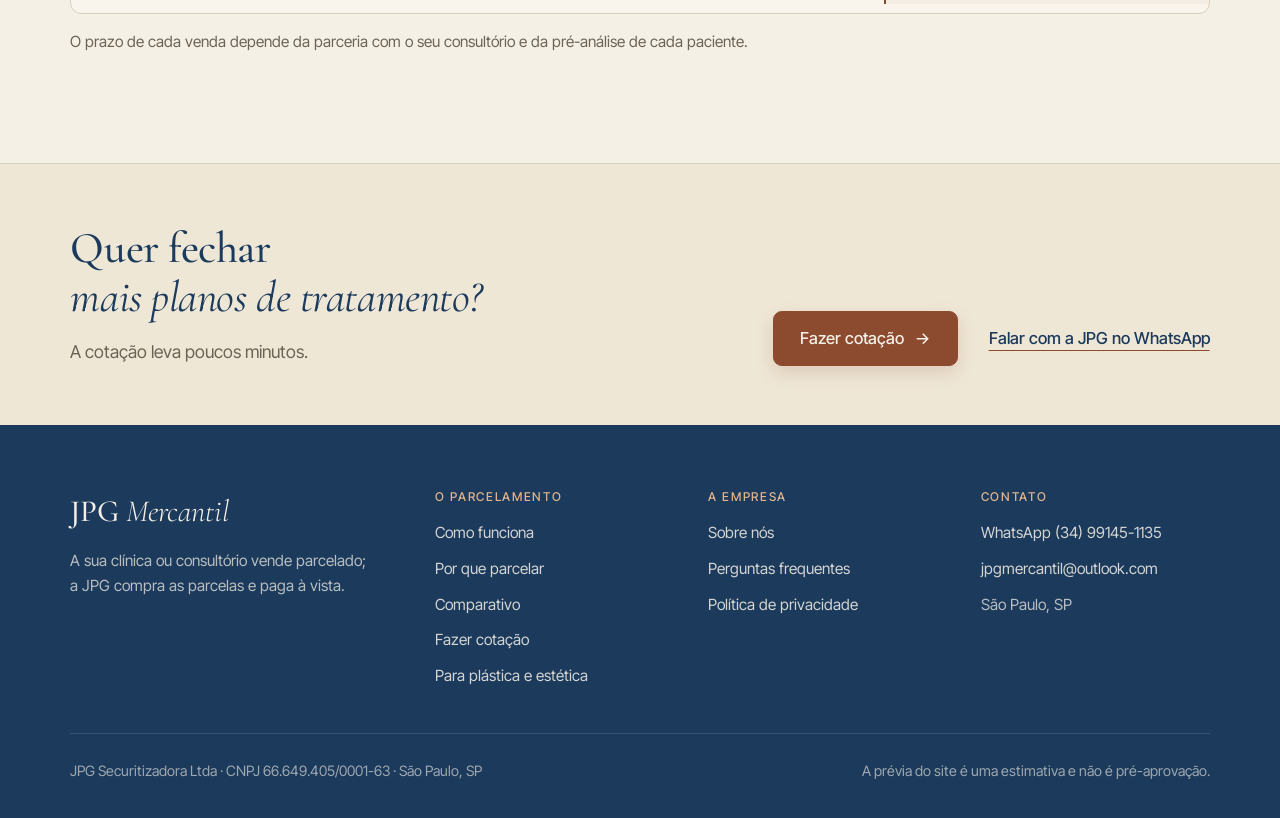
<file: dentistas.html>
<!DOCTYPE html><html lang="pt-BR"> <head><meta name="robots" content="noindex, nofollow"><meta charset="utf-8"><meta name="viewport" content="width=device-width, initial-scale=1"><title>JPG Mercantil para dentistas · Seu paciente parcela o tratamento</title><meta name="description" content="O consultório vende o plano de tratamento parcelado e a JPG compra as parcelas. Mais planos fechados, e você recebe à vista."><!-- Monograma JPG do Brand Sheet (Visual/Logos/Flavicos (indigo).png). --><link rel="icon" type="image/png" href="favicon.png"><link rel="apple-touch-icon" href="apple-touch-icon.png"><link rel="preconnect" href="https://fonts.googleapis.com"><link rel="preconnect" href="https://fonts.gstatic.com" crossorigin><!-- Só os pesos usados: Cormorant 400/500/600 e 300 itálico; Inter Tight 400/500/600. --><link rel="stylesheet" href="https://fonts.googleapis.com/css2?family=Cormorant+Garamond:ital,wght@0,400;0,500;0,600;1,300&family=Inter+Tight:wght@400;500;600&display=swap"><script>document.documentElement.classList.add('js');</script><link rel="stylesheet" href="assets/dentistas.CKXeFnEr.css">
<link rel="stylesheet" href="assets/dentistas.CzZ2UlgP.css">
<link rel="stylesheet" href="assets/dentistas.SGA6kCzc.css">
<style>.lede[data-astro-cid-huc2lya7]{margin-top:20px}
.fechamento[data-astro-cid-zotfx2v4]{background:var(--papel-2);border-top:1px solid var(--borda);padding:clamp(40px,6vh,64px) clamp(20px,5vw,64px)}.fechamento-wrap[data-astro-cid-zotfx2v4]{display:flex;flex-wrap:wrap;align-items:flex-end;justify-content:space-between;gap:28px 48px}.titulo[data-astro-cid-zotfx2v4]{font-size:clamp(28px,3.2vw,40px);line-height:1.12}p[data-astro-cid-zotfx2v4]{margin-top:14px;color:var(--slate);max-width:52ch}.fechamento-acoes[data-astro-cid-zotfx2v4]{display:flex;flex-wrap:wrap;align-items:center;gap:16px 28px}
</style></head> <body>  <header class="nav" id="nav" data-publico="dentistas" data-astro-cid-5blmo7yk> <div class="nav-wrap" data-astro-cid-5blmo7yk> <div class="nav-marca" data-astro-cid-5blmo7yk> <a href="index.html" class="nav-logo" aria-label="JPG Mercantil, início" data-astro-cid-5blmo7yk>JPG <em data-astro-cid-5blmo7yk>Mercantil</em></a> <span class="nav-area" data-astro-cid-5blmo7yk>Odontologia</span> </div> <nav aria-label="Principal" id="nav-menu" data-astro-cid-5blmo7yk> <ul class="nav-links" data-astro-cid-5blmo7yk> <li data-astro-cid-5blmo7yk><a href="index.html#como-funciona" data-astro-cid-5blmo7yk>Como funciona</a></li><li data-astro-cid-5blmo7yk><a href="sobre.html" data-astro-cid-5blmo7yk>Sobre nós</a></li><li data-astro-cid-5blmo7yk><a href="perguntas.html" data-astro-cid-5blmo7yk>Perguntas</a></li> </ul> </nav> <a href="simulador-dentistas.html" class="btn nav-cta" data-astro-cid-5blmo7yk>Fazer cotação</a> <button type="button" class="nav-botao" id="nav-botao" aria-expanded="false" aria-controls="nav-menu" data-astro-cid-5blmo7yk> <span class="sr" data-astro-cid-5blmo7yk>Abrir menu</span> <span class="traco" aria-hidden="true" data-astro-cid-5blmo7yk></span> </button> </div> </header> <!-- Antes de qualquer cotação fora da landing de um público: médico ou dentista? --> <dialog class="escolha-area" id="escolha-area" aria-labelledby="escolha-area-titulo" data-astro-cid-5blmo7yk> <div class="escolha-area-corpo" data-astro-cid-5blmo7yk> <div class="escolha-area-topo" data-astro-cid-5blmo7yk> <div data-astro-cid-5blmo7yk> <p class="escolha-area-eyebrow" data-astro-cid-5blmo7yk>Fazer uma cotação</p> <h2 class="escolha-area-titulo" id="escolha-area-titulo" data-astro-cid-5blmo7yk>Você é <em data-astro-cid-5blmo7yk>médico</em> ou <em data-astro-cid-5blmo7yk>dentista?</em></h2> </div> <button type="button" class="escolha-area-fechar" data-fechar-escolha aria-label="Fechar" data-astro-cid-5blmo7yk>&times;</button> </div> <div class="escolha-area-opcoes" data-astro-cid-5blmo7yk> <a href="simulador.html" class="escolha-area-opcao" data-astro-cid-5blmo7yk> <img src="img/v10/porta-estetica.jpg" alt="" width="640" height="427" loading="lazy" data-astro-cid-5blmo7yk> <span class="escolha-area-rotulo" data-astro-cid-5blmo7yk>Plástica e estética <span class="escolha-area-seta" aria-hidden="true" data-astro-cid-5blmo7yk>&#8594;</span></span> <span class="escolha-area-texto" data-astro-cid-5blmo7yk>Cirurgias, dermatologia e outros. Cadastro com CRM.</span> </a> <a href="simulador-dentistas.html" class="escolha-area-opcao" data-astro-cid-5blmo7yk> <img src="img/v10/porta-odonto.jpg" alt="" width="640" height="427" loading="lazy" data-astro-cid-5blmo7yk> <span class="escolha-area-rotulo" data-astro-cid-5blmo7yk>Odontologia <span class="escolha-area-seta" aria-hidden="true" data-astro-cid-5blmo7yk>&#8594;</span></span> <span class="escolha-area-texto" data-astro-cid-5blmo7yk>Implantes, protocolos, lentes e outros. Cadastro com CRO.</span> </a> </div> </div> </dialog> <script type="module">const d="jpg.publico.v1",l=document.getElementById("nav")?.dataset.publico;try{l&&localStorage.setItem(d,l);const e=l?null:localStorage.getItem(d);if(e==="medicos"||e==="dentistas"){const t=e==="medicos"?"waMedicos":"waDentistas";document.querySelectorAll("a[data-wa-medicos]").forEach(n=>{n.dataset[t]&&(n.href=n.dataset[t])})}}catch{}const o=document.getElementById("nav"),i=()=>o?.classList.toggle("rolado",window.scrollY>24);i();window.addEventListener("scroll",i,{passive:!0});const s=document.getElementById("nav-botao"),r=s?.querySelector(".sr"),c=e=>{o?.classList.toggle("aberto",e),s?.setAttribute("aria-expanded",String(e)),r&&(r.textContent=e?"Fechar menu":"Abrir menu")};s?.addEventListener("click",()=>c(!o?.classList.contains("aberto")));o?.querySelectorAll(".nav-links a").forEach(e=>e.addEventListener("click",()=>c(!1)));document.addEventListener("keydown",e=>{e.key==="Escape"&&o?.classList.contains("aberto")&&(c(!1),s?.focus())});const a=document.getElementById("escolha-area");document.addEventListener("click",e=>{!a||!e.target.closest("[data-escolher-area]")||(c(!1),a.showModal())});a?.addEventListener("click",e=>{const t=e.target;(t===a||t.closest("[data-fechar-escolha]"))&&a.close()});</script>  <main data-astro-cid-wa6wv4kj> <section class="hero" id="inicio" data-astro-cid-bbe6dxrz> <div class="hero-foto" aria-hidden="true" data-astro-cid-bbe6dxrz> <img src="img/v10/hero-odonto.jpg" alt="" width="2200" height="1238" style="object-position: 100% center" fetchpriority="high" decoding="async" data-astro-cid-bbe6dxrz> </div> <div class="wrap hero-grid" data-astro-cid-bbe6dxrz> <div class="hero-texto" data-astro-cid-bbe6dxrz> <p class="eyebrow reveal" data-astro-cid-bbe6dxrz>Odontologia · implantes, protocolos, lentes e outros</p> <h1 class="hero-titulo reveal rd1" data-astro-cid-bbe6dxrz>Mais planos de tratamento fechados.</h1> <p class="hero-destaque reveal rd2" data-astro-cid-bbe6dxrz>Seu paciente parcela, o consultório recebe à vista.</p> <p class="lede hero-lede reveal rd3" data-astro-cid-bbe6dxrz>O paciente fecha o plano inteiro, não só a parte urgente, e a JPG compra as parcelas do seu consultório.</p> <div class="hero-acoes reveal rd4" data-astro-cid-bbe6dxrz> <a href="simulador-dentistas.html" class="btn" data-astro-cid-bbe6dxrz>Fazer cotação<span class="seta" aria-hidden="true" data-astro-cid-bbe6dxrz>&#8594;</span></a> <a href="index.html#como-funciona" class="link" data-astro-cid-bbe6dxrz>Como funciona</a> </div> </div> <div class="hero-previa reveal rd2" data-astro-cid-bbe6dxrz> <div class="previa" data-previa="dentistas"> <div class="previa-topo"> <h2 class="previa-titulo">Prévia de parcelamento</h2> <span class="previa-selo">Prévia · não é proposta</span> </div> <div class="previa-linha"> <label for="previa-valor-dentistas" class="previa-rotulo">Valor do tratamento</label> <output class="previa-valor" for="previa-valor-dentistas" data-valor>R$ 28.000</output> </div> <input id="previa-valor-dentistas" class="previa-range" type="range" min="2000" max="150000" step="500" value="28000" aria-describedby="previa-nota-dentistas"> <div class="previa-escala" aria-hidden="true"><span>R$ 2.000</span><span>R$ 150.000</span></div> <div class="previa-linha"> <span class="previa-rotulo" id="previa-vezes-dentistas">Em quantas vezes</span> <div class="previa-passo" role="group" aria-labelledby="previa-vezes-dentistas"> <button type="button" data-menos aria-label="Menos parcelas">−</button> <output data-vezes>12x</output> <button type="button" data-mais aria-label="Mais parcelas">+</button> </div> </div> <div class="previa-prazos" role="group" aria-label="Prazos"> <button type="button" class="previa-prazo" data-prazo="4" aria-pressed="false"> 4x
</button><button type="button" class="previa-prazo" data-prazo="6" aria-pressed="false"> 6x
</button><button type="button" class="previa-prazo" data-prazo="8" aria-pressed="false"> 8x
</button><button type="button" class="previa-prazo" data-prazo="10" aria-pressed="false"> 10x
</button><button type="button" class="previa-prazo" data-prazo="12" aria-pressed="false"> 12x
</button><button type="button" class="previa-prazo" data-prazo="15" aria-pressed="false"> 15x
</button><button type="button" class="previa-prazo" data-prazo="18" aria-pressed="false"> 18x
</button><button type="button" class="previa-prazo" data-prazo="21" aria-pressed="false"> 21x
</button><button type="button" class="previa-prazo" data-prazo="24" aria-pressed="false"> 24x
</button> </div> <div class="previa-resultado" aria-live="polite"> <p class="previa-paga">Seu paciente paga</p> <p class="previa-parcela"><span data-n>12x</span> de <strong data-parcela>—</strong></p> <p class="previa-analise" data-analise hidden>Neste valor, a condição é montada caso a caso pela nossa equipe.</p> </div> <a href="simulador-dentistas.html" class="btn previa-botao">Fazer cotação completa<span class="seta" aria-hidden="true">&#8594;</span></a> <p class="previa-nota" id="previa-nota-dentistas">Exemplo com implantes múltiplos. O paciente pode parcelar em até 24x; o prazo de cada venda depende da parceria com o seu consultório e da pré-análise.</p> </div> <script type="module" src="assets/Previa.astro_astro_type_script_index_0_lang.5jo8VQel.js"></script> </div> </div> </section>  <section class="sec" id="por-que" data-astro-cid-aob3xwpa> <div class="wrap" data-astro-cid-aob3xwpa> <div class="topo" data-astro-cid-aob3xwpa> <div class="reveal" data-astro-cid-huc2lya7> <p class="eyebrow" data-astro-cid-huc2lya7>O problema</p> <h2 class="titulo" data-astro-cid-huc2lya7>Por que o plano<br data-astro-cid-huc2lya7><em data-astro-cid-huc2lya7>de tratamento trava</em></h2>  </div>  </div> <ol class="pares" data-astro-cid-aob3xwpa> <li class="par reveal rd1" data-astro-cid-aob3xwpa> <div class="par-hoje" data-astro-cid-aob3xwpa> <span class="par-n" data-astro-cid-aob3xwpa>01</span> <p class="par-rotulo" data-astro-cid-aob3xwpa>Hoje</p> <p class="par-problema" data-astro-cid-aob3xwpa>O paciente faz só a parte urgente</p> </div> <div class="par-jpg" data-astro-cid-aob3xwpa> <p class="par-rotulo par-rotulo-jpg" data-astro-cid-aob3xwpa>Com a JPG</p> <p class="par-solucao" data-astro-cid-aob3xwpa>Ele fecha o plano inteiro</p> <p class="par-texto" data-astro-cid-aob3xwpa>Com a parcela na cadeira, o tratamento completo cabe no mês.</p> </div> </li><li class="par reveal rd2" data-astro-cid-aob3xwpa> <div class="par-hoje" data-astro-cid-aob3xwpa> <span class="par-n" data-astro-cid-aob3xwpa>02</span> <p class="par-rotulo" data-astro-cid-aob3xwpa>Hoje</p> <p class="par-problema" data-astro-cid-aob3xwpa>O cartão não comporta</p> </div> <div class="par-jpg" data-astro-cid-aob3xwpa> <p class="par-rotulo par-rotulo-jpg" data-astro-cid-aob3xwpa>Com a JPG</p> <p class="par-solucao" data-astro-cid-aob3xwpa>Sem usar o limite do cartão</p> <p class="par-texto" data-astro-cid-aob3xwpa>Protocolo e reabilitação inteiros, sem cortar etapas.</p> </div> </li><li class="par reveal rd3" data-astro-cid-aob3xwpa> <div class="par-hoje" data-astro-cid-aob3xwpa> <span class="par-n" data-astro-cid-aob3xwpa>03</span> <p class="par-rotulo" data-astro-cid-aob3xwpa>Hoje</p> <p class="par-problema" data-astro-cid-aob3xwpa>O consultório vira cobrança</p> </div> <div class="par-jpg" data-astro-cid-aob3xwpa> <p class="par-rotulo par-rotulo-jpg" data-astro-cid-aob3xwpa>Com a JPG</p> <p class="par-solucao" data-astro-cid-aob3xwpa>Quem cobra é a JPG</p> <p class="par-texto" data-astro-cid-aob3xwpa>A sua equipe volta a atender, e não a cobrar.</p> </div> </li> </ol> </div> </section>  <section class="sec" id="como-fica" data-astro-cid-c5gawl66> <div class="wrap" data-astro-cid-c5gawl66> <div class="fica-topo" data-astro-cid-c5gawl66> <div class="reveal" data-astro-cid-huc2lya7> <p class="eyebrow" data-astro-cid-huc2lya7>Para você</p> <h2 class="titulo" data-astro-cid-huc2lya7>Como fica<br data-astro-cid-huc2lya7><em data-astro-cid-huc2lya7>para o seu consultório</em></h2> <p class="lede" data-astro-cid-huc2lya7>Nada muda na cadeira. Muda o que acontece depois que você apresenta o plano.</p> </div>  <dl class="fica-numeros caixa reveal rd2" data-astro-cid-c5gawl66> <div data-astro-cid-c5gawl66> <dt data-astro-cid-c5gawl66>até 24x</dt> <dd data-astro-cid-c5gawl66>para o seu paciente pagar</dd> </div><div data-astro-cid-c5gawl66> <dt data-astro-cid-c5gawl66>2 dias úteis</dt> <dd data-astro-cid-c5gawl66>para o valor cair na sua conta</dd> </div><div data-astro-cid-c5gawl66> <dt data-astro-cid-c5gawl66>0</dt> <dd data-astro-cid-c5gawl66>boletos emitidos pela sua equipe</dd> </div> </dl> </div> <ol class="fica-lista" data-astro-cid-c5gawl66> <li class="reveal rd1" data-astro-cid-c5gawl66> <span class="fica-marca" aria-hidden="true" data-astro-cid-c5gawl66> <svg viewBox="0 0 24 24" data-astro-cid-c5gawl66><rect x="4" y="3" width="16" height="18" rx="2"/><path d="M8 8h8M8 12h8M8 16h5"/></svg> </span> <h3 data-astro-cid-c5gawl66>Você vende como já vende</h3> <p data-astro-cid-c5gawl66>Passa o orçamento como sempre, e o paciente escolhe a parcela que cabe no mês dele.</p> </li><li class="reveal rd2" data-astro-cid-c5gawl66> <span class="fica-marca" aria-hidden="true" data-astro-cid-c5gawl66> <svg viewBox="0 0 24 24" data-astro-cid-c5gawl66><rect x="2" y="6" width="20" height="12" rx="2"/><circle cx="12" cy="12" r="2.5"/><path d="M6 9v6M18 9v6"/></svg> </span> <h3 data-astro-cid-c5gawl66>Recebe à vista</h3> <p data-astro-cid-c5gawl66>Você assina o termo da operação e o valor cai na conta em até 2 dias úteis. Não espera as parcelas nem banca o tratamento do paciente.</p> </li><li class="reveal rd3" data-astro-cid-c5gawl66> <span class="fica-marca" aria-hidden="true" data-astro-cid-c5gawl66> <svg viewBox="0 0 24 24" data-astro-cid-c5gawl66><circle cx="9" cy="8" r="3"/><circle cx="17" cy="9" r="2.4"/><path d="M3 19c0-3.3 2.7-5.5 6-5.5s6 2.2 6 5.5"/><path d="M15.5 14.2c2.9-.3 5.5 1.6 5.5 4.8"/></svg> </span> <h3 data-astro-cid-c5gawl66>Ninguém da sua equipe cobra</h3> <p data-astro-cid-c5gawl66>Boleto, lembrete e atraso ficam com a JPG. Se o paciente não pagar, você não devolve o valor.</p> </li> </ol> </div> </section>  <section class="sec" id="comparativo" data-astro-cid-sjh5edtt> <div class="wrap" data-astro-cid-sjh5edtt> <div class="topo" data-astro-cid-sjh5edtt> <div class="reveal" data-astro-cid-huc2lya7> <p class="eyebrow" data-astro-cid-huc2lya7>Comparativo</p> <h2 class="titulo" data-astro-cid-huc2lya7>Cartão, carnê<br data-astro-cid-huc2lya7><em data-astro-cid-huc2lya7>e JPG, lado a lado</em></h2>  </div>  </div> <div class="tabela caixa reveal rd1" data-astro-cid-sjh5edtt> <table data-astro-cid-sjh5edtt> <thead data-astro-cid-sjh5edtt> <tr data-astro-cid-sjh5edtt> <th scope="col" data-astro-cid-sjh5edtt><span class="sr" data-astro-cid-sjh5edtt>Critério</span></th> <th scope="col" data-astro-cid-sjh5edtt>Cartão do paciente</th><th scope="col" data-astro-cid-sjh5edtt>Carnê do consultório</th> <th scope="col" class="jpg" data-astro-cid-sjh5edtt>Com a JPG</th> </tr> </thead> <tbody data-astro-cid-sjh5edtt> <tr data-astro-cid-sjh5edtt> <th scope="row" data-astro-cid-sjh5edtt>Quanto cabe</th> <td data-label="Cartão do paciente" data-astro-cid-sjh5edtt>O limite do cartão do paciente</td><td data-label="Carnê do consultório" data-astro-cid-sjh5edtt>O que o caixa do consultório aguenta esperar</td><td data-label="Com a JPG" class="jpg" data-astro-cid-sjh5edtt>Orçamentos de R$ 2 mil a R$ 150 mil</td> </tr><tr data-astro-cid-sjh5edtt> <th scope="row" data-astro-cid-sjh5edtt>Em quantas vezes</th> <td data-label="Cartão do paciente" data-astro-cid-sjh5edtt>Depende do cartão</td><td data-label="Carnê do consultório" data-astro-cid-sjh5edtt>O que o consultório combinar</td><td data-label="Com a JPG" class="jpg" data-astro-cid-sjh5edtt>Até 24x</td> </tr><tr data-astro-cid-sjh5edtt> <th scope="row" data-astro-cid-sjh5edtt>Quando você recebe</th> <td data-label="Cartão do paciente" data-astro-cid-sjh5edtt>Mês a mês, conforme as parcelas</td><td data-label="Carnê do consultório" data-astro-cid-sjh5edtt>Mês a mês, conforme o paciente paga</td><td data-label="Com a JPG" class="jpg" data-astro-cid-sjh5edtt>À vista, em até 2 dias úteis</td> </tr><tr data-astro-cid-sjh5edtt> <th scope="row" data-astro-cid-sjh5edtt>Quem cobra</th> <td data-label="Cartão do paciente" data-astro-cid-sjh5edtt>A operadora do cartão</td><td data-label="Carnê do consultório" data-astro-cid-sjh5edtt>A sua equipe</td><td data-label="Com a JPG" class="jpg" data-astro-cid-sjh5edtt>A JPG</td> </tr> </tbody> </table> </div> <p class="tabela-nota reveal rd2" data-astro-cid-sjh5edtt>O prazo de cada venda depende da parceria com o seu consultório e da pré-análise de cada paciente.</p> </div> </section>  </main> <section class="fechamento" data-astro-cid-zotfx2v4> <div class="wrap fechamento-wrap reveal" data-astro-cid-zotfx2v4> <div data-astro-cid-zotfx2v4> <h2 class="titulo" data-astro-cid-zotfx2v4>Quer fechar<br data-astro-cid-zotfx2v4><em data-astro-cid-zotfx2v4>mais planos de tratamento?</em></h2> <p data-astro-cid-zotfx2v4>A cotação leva poucos minutos.</p> </div> <div class="fechamento-acoes" data-astro-cid-zotfx2v4> <!-- Antes da cotação, a pessoa escolhe se é médico ou dentista (janela no Navbar, V8-05). --> <a href="simulador-dentistas.html" class="btn" data-astro-cid-zotfx2v4>Fazer cotação<span class="seta" aria-hidden="true" data-astro-cid-zotfx2v4>&#8594;</span></a> <a href="https://wa.me/5534991451135?text=Ol%C3%A1!%20Vim%20pelo%20site%20da%20JPG%20Mercantil%20e%20quero%20entender%20como%20funciona%20o%20parcelamento%20para%20os%20meus%20pacientes." data-wa-medicos="https://wa.me/5534991451135?text=Ol%C3%A1!%20Vim%20pelo%20site%20da%20JPG%20Mercantil.%20Sou%20m%C3%A9dico%20e%20quero%20entender%20como%20funciona%20o%20parcelamento%20para%20os%20meus%20pacientes." data-wa-dentistas="https://wa.me/5534991451135?text=Ol%C3%A1!%20Vim%20pelo%20site%20da%20JPG%20Mercantil.%20Sou%20dentista%20e%20quero%20entender%20como%20funciona%20o%20parcelamento%20para%20os%20meus%20pacientes." class="link" target="_blank" rel="noopener" data-astro-cid-zotfx2v4>Falar com a JPG no WhatsApp</a> </div> </div> </section>  <footer class="rodape" data-astro-cid-wamvvw7j> <div class="wrap" data-astro-cid-wamvvw7j> <div class="rodape-grade" data-astro-cid-wamvvw7j> <div class="rodape-marca" data-astro-cid-wamvvw7j> <a href="index.html" class="rodape-logo" data-astro-cid-wamvvw7j>JPG <em data-astro-cid-wamvvw7j>Mercantil</em></a> <p data-astro-cid-wamvvw7j>A sua clínica ou consultório vende parcelado; a JPG compra as parcelas e paga à vista.</p> </div> <nav aria-label="O parcelamento" data-astro-cid-wamvvw7j> <p class="rodape-titulo" data-astro-cid-wamvvw7j>O parcelamento</p> <ul data-astro-cid-wamvvw7j><li data-astro-cid-wamvvw7j><a href="index.html#como-funciona" data-astro-cid-wamvvw7j>Como funciona</a></li><li data-astro-cid-wamvvw7j><a href="dentistas.html#por-que" data-astro-cid-wamvvw7j>Por que parcelar</a></li><li data-astro-cid-wamvvw7j><a href="dentistas.html#comparativo" data-astro-cid-wamvvw7j>Comparativo</a></li><li data-astro-cid-wamvvw7j><a href="simulador-dentistas.html" data-astro-cid-wamvvw7j>Fazer cotação</a></li><li data-astro-cid-wamvvw7j><a href="medicos.html" data-astro-cid-wamvvw7j>Para plástica e estética</a></li></ul> </nav> <nav aria-label="A empresa" data-astro-cid-wamvvw7j> <p class="rodape-titulo" data-astro-cid-wamvvw7j>A empresa</p> <ul data-astro-cid-wamvvw7j><li data-astro-cid-wamvvw7j><a href="sobre.html" data-astro-cid-wamvvw7j>Sobre nós</a></li><li data-astro-cid-wamvvw7j><a href="perguntas.html" data-astro-cid-wamvvw7j>Perguntas frequentes</a></li><li data-astro-cid-wamvvw7j><a href="privacidade.html" data-astro-cid-wamvvw7j>Política de privacidade</a></li></ul> </nav> <div data-astro-cid-wamvvw7j> <p class="rodape-titulo" data-astro-cid-wamvvw7j>Contato</p> <ul data-astro-cid-wamvvw7j> <li data-astro-cid-wamvvw7j><a href="https://wa.me/5534991451135?text=Ol%C3%A1!%20Vim%20pelo%20site%20da%20JPG%20Mercantil.%20Sou%20dentista%20e%20quero%20entender%20como%20funciona%20o%20parcelamento%20para%20os%20meus%20pacientes." class="astro-wamvvw7j" target="_blank" rel="noopener" data-astro-cid-wamvvw7j>WhatsApp (34) 99145-1135</a></li> <li data-astro-cid-wamvvw7j><a href="mailto:jpgmercantil@outlook.com" data-astro-cid-wamvvw7j>jpgmercantil@outlook.com</a></li> <li data-astro-cid-wamvvw7j>São Paulo, SP</li> </ul> </div> </div> <div class="rodape-base" data-astro-cid-wamvvw7j> <p data-astro-cid-wamvvw7j>JPG Securitizadora Ltda · CNPJ 66.649.405/0001-63 · São Paulo, SP</p> <p data-astro-cid-wamvvw7j>A prévia do site é uma estimativa e não é pré-aprovação.</p> </div> </div> </footer>   <a href="simulador-dentistas.html" class="btn cta-flutuante" id="cta-flutuante" data-astro-cid-wa6wv4kj>Fazer cotação<span class="seta" aria-hidden="true" data-astro-cid-wa6wv4kj>&#8594;</span></a>  <script type="module">const r=document.querySelectorAll(".reveal");if("IntersectionObserver"in window){const e=new IntersectionObserver(n=>{for(const t of n)t.isIntersecting&&(t.target.classList.add("in"),e.unobserve(t.target))},{rootMargin:"0px 0px -8% 0px"});r.forEach(n=>e.observe(n))}else r.forEach(e=>e.classList.add("in"));</script> </body> </html> <script type="module">const e=document.querySelector(".previa"),t=document.getElementById("cta-flutuante");e&&t&&"IntersectionObserver"in window&&new IntersectionObserver(([n])=>t.classList.toggle("escondido",n.isIntersecting)).observe(e);</script>
</file>
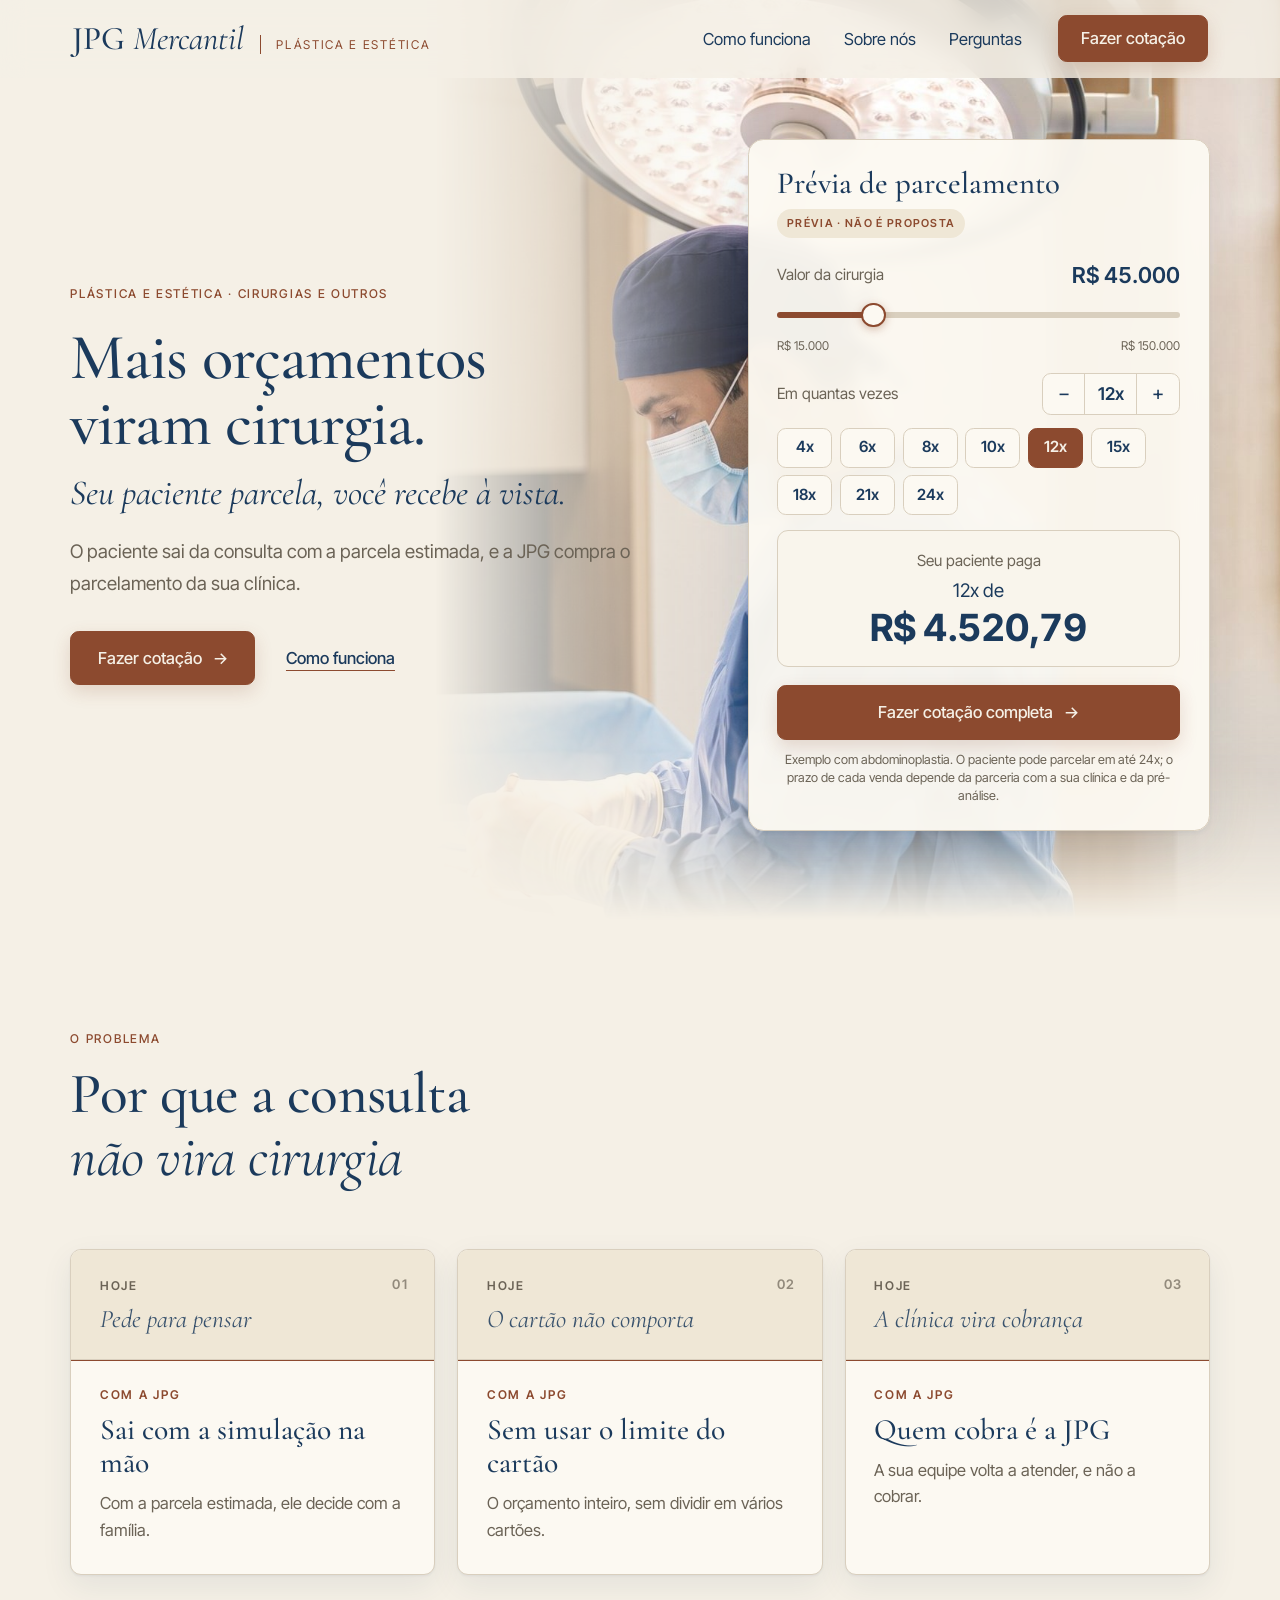
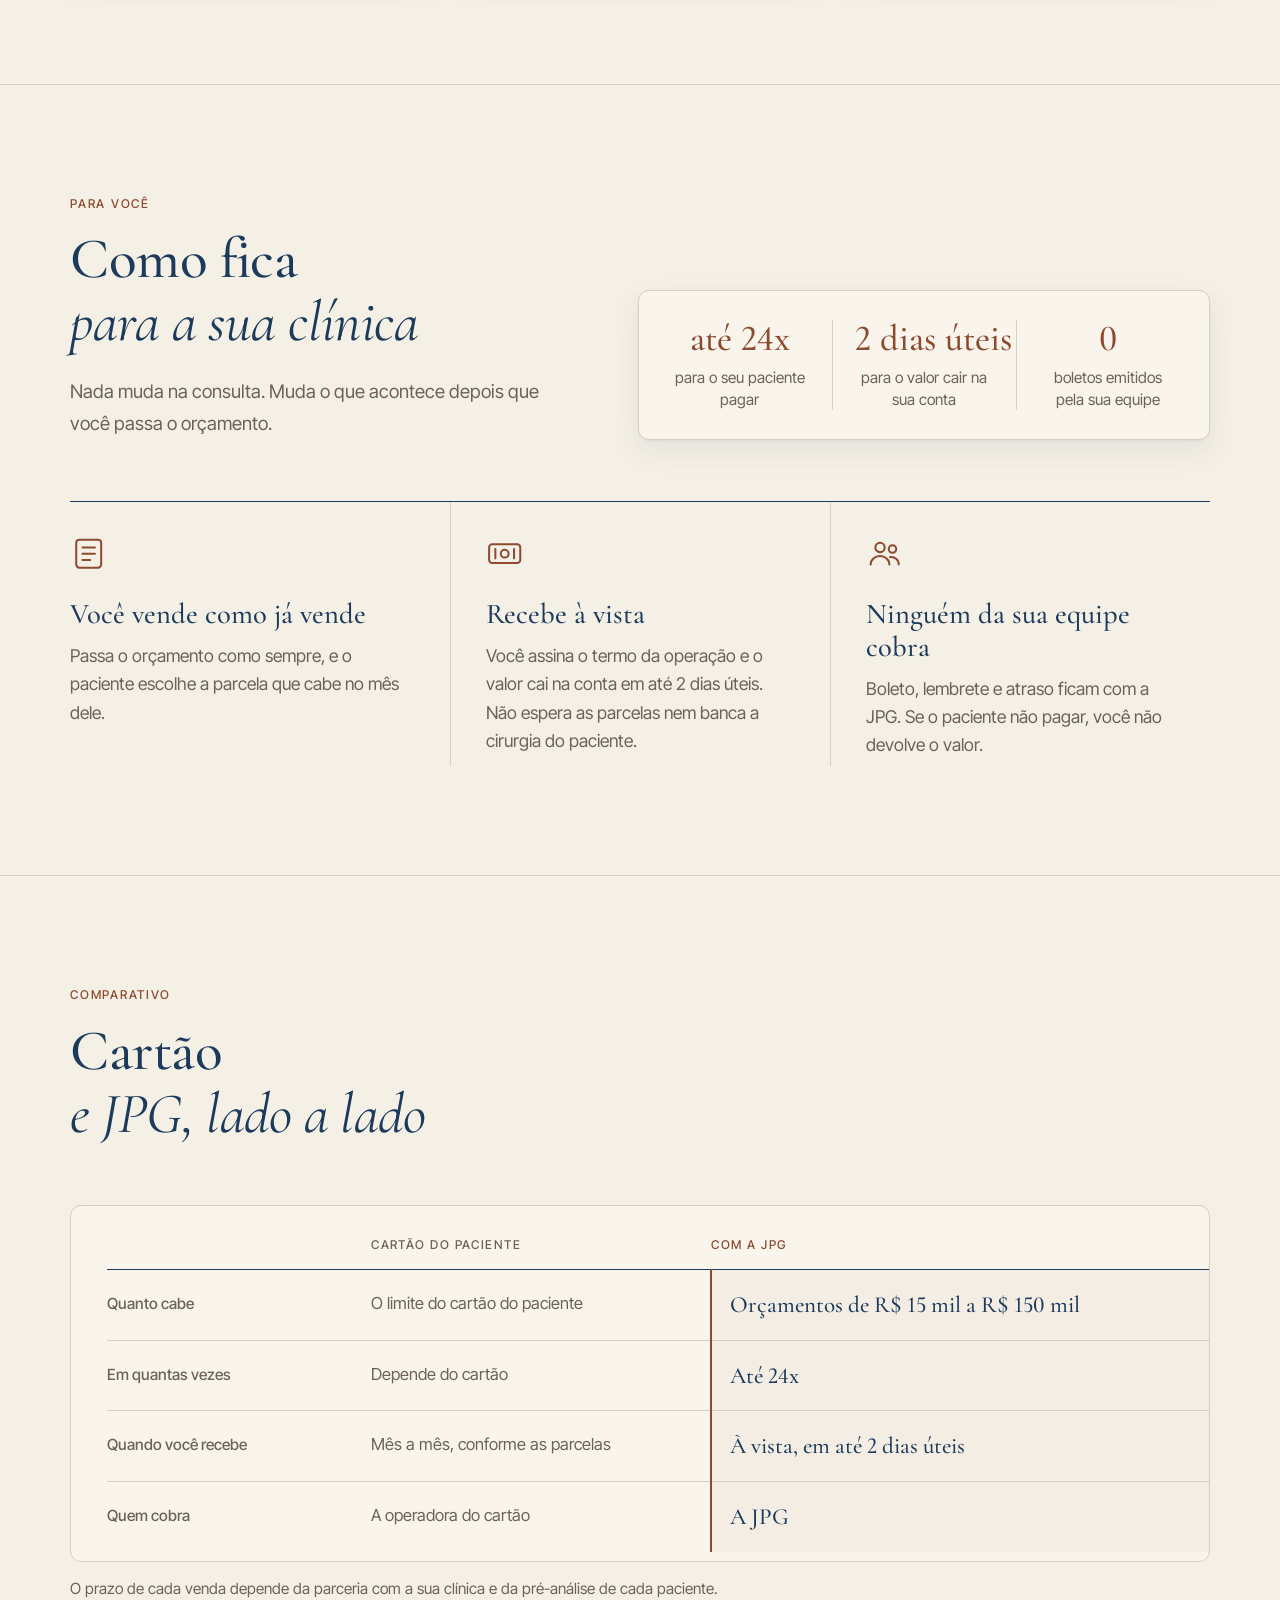
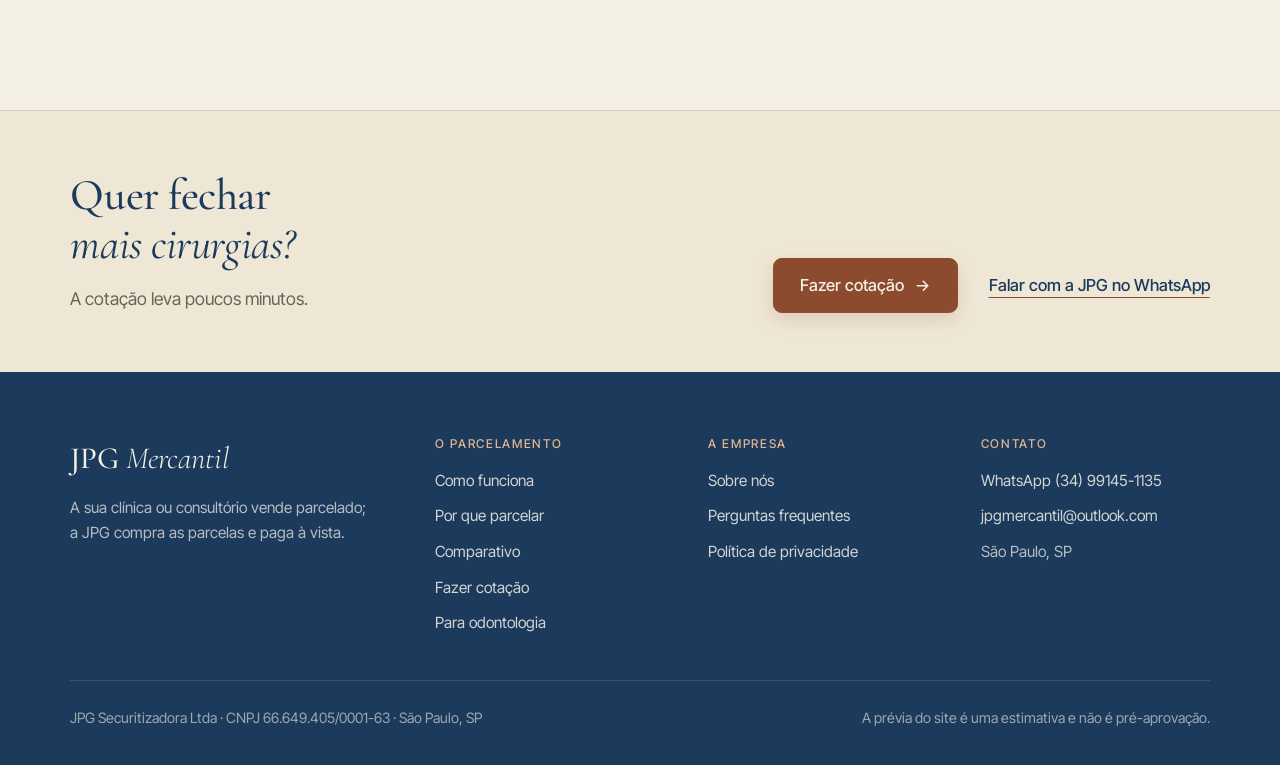
<file: medicos.html>
<!DOCTYPE html><html lang="pt-BR"> <head><meta name="robots" content="noindex, nofollow"><meta charset="utf-8"><meta name="viewport" content="width=device-width, initial-scale=1"><title>JPG Mercantil para plástica e estética · Mais orçamentos viram cirurgia</title><meta name="description" content="A sua clínica vende a cirurgia parcelada e a JPG compra as parcelas. Mais orçamentos viram cirurgia, e você recebe à vista."><!-- Monograma JPG do Brand Sheet (Visual/Logos/Flavicos (indigo).png). --><link rel="icon" type="image/png" href="favicon.png"><link rel="apple-touch-icon" href="apple-touch-icon.png"><link rel="preconnect" href="https://fonts.googleapis.com"><link rel="preconnect" href="https://fonts.gstatic.com" crossorigin><!-- Só os pesos usados: Cormorant 400/500/600 e 300 itálico; Inter Tight 400/500/600. --><link rel="stylesheet" href="https://fonts.googleapis.com/css2?family=Cormorant+Garamond:ital,wght@0,400;0,500;0,600;1,300&family=Inter+Tight:wght@400;500;600&display=swap"><script>document.documentElement.classList.add('js');</script><link rel="stylesheet" href="assets/dentistas.CKXeFnEr.css">
<link rel="stylesheet" href="assets/dentistas.CzZ2UlgP.css">
<link rel="stylesheet" href="assets/dentistas.SGA6kCzc.css">
<style>.lede[data-astro-cid-huc2lya7]{margin-top:20px}
.fechamento[data-astro-cid-zotfx2v4]{background:var(--papel-2);border-top:1px solid var(--borda);padding:clamp(40px,6vh,64px) clamp(20px,5vw,64px)}.fechamento-wrap[data-astro-cid-zotfx2v4]{display:flex;flex-wrap:wrap;align-items:flex-end;justify-content:space-between;gap:28px 48px}.titulo[data-astro-cid-zotfx2v4]{font-size:clamp(28px,3.2vw,40px);line-height:1.12}p[data-astro-cid-zotfx2v4]{margin-top:14px;color:var(--slate);max-width:52ch}.fechamento-acoes[data-astro-cid-zotfx2v4]{display:flex;flex-wrap:wrap;align-items:center;gap:16px 28px}
</style></head> <body>  <header class="nav" id="nav" data-publico="medicos" data-astro-cid-5blmo7yk> <div class="nav-wrap" data-astro-cid-5blmo7yk> <div class="nav-marca" data-astro-cid-5blmo7yk> <a href="index.html" class="nav-logo" aria-label="JPG Mercantil, início" data-astro-cid-5blmo7yk>JPG <em data-astro-cid-5blmo7yk>Mercantil</em></a> <span class="nav-area" data-astro-cid-5blmo7yk>Plástica e estética</span> </div> <nav aria-label="Principal" id="nav-menu" data-astro-cid-5blmo7yk> <ul class="nav-links" data-astro-cid-5blmo7yk> <li data-astro-cid-5blmo7yk><a href="index.html#como-funciona" data-astro-cid-5blmo7yk>Como funciona</a></li><li data-astro-cid-5blmo7yk><a href="sobre.html" data-astro-cid-5blmo7yk>Sobre nós</a></li><li data-astro-cid-5blmo7yk><a href="perguntas.html" data-astro-cid-5blmo7yk>Perguntas</a></li> </ul> </nav> <a href="simulador.html" class="btn nav-cta" data-astro-cid-5blmo7yk>Fazer cotação</a> <button type="button" class="nav-botao" id="nav-botao" aria-expanded="false" aria-controls="nav-menu" data-astro-cid-5blmo7yk> <span class="sr" data-astro-cid-5blmo7yk>Abrir menu</span> <span class="traco" aria-hidden="true" data-astro-cid-5blmo7yk></span> </button> </div> </header> <!-- Antes de qualquer cotação fora da landing de um público: médico ou dentista? --> <dialog class="escolha-area" id="escolha-area" aria-labelledby="escolha-area-titulo" data-astro-cid-5blmo7yk> <div class="escolha-area-corpo" data-astro-cid-5blmo7yk> <div class="escolha-area-topo" data-astro-cid-5blmo7yk> <div data-astro-cid-5blmo7yk> <p class="escolha-area-eyebrow" data-astro-cid-5blmo7yk>Fazer uma cotação</p> <h2 class="escolha-area-titulo" id="escolha-area-titulo" data-astro-cid-5blmo7yk>Você é <em data-astro-cid-5blmo7yk>médico</em> ou <em data-astro-cid-5blmo7yk>dentista?</em></h2> </div> <button type="button" class="escolha-area-fechar" data-fechar-escolha aria-label="Fechar" data-astro-cid-5blmo7yk>&times;</button> </div> <div class="escolha-area-opcoes" data-astro-cid-5blmo7yk> <a href="simulador.html" class="escolha-area-opcao" data-astro-cid-5blmo7yk> <img src="img/v10/porta-estetica.jpg" alt="" width="640" height="427" loading="lazy" data-astro-cid-5blmo7yk> <span class="escolha-area-rotulo" data-astro-cid-5blmo7yk>Plástica e estética <span class="escolha-area-seta" aria-hidden="true" data-astro-cid-5blmo7yk>&#8594;</span></span> <span class="escolha-area-texto" data-astro-cid-5blmo7yk>Cirurgias, dermatologia e outros. Cadastro com CRM.</span> </a> <a href="simulador-dentistas.html" class="escolha-area-opcao" data-astro-cid-5blmo7yk> <img src="img/v10/porta-odonto.jpg" alt="" width="640" height="427" loading="lazy" data-astro-cid-5blmo7yk> <span class="escolha-area-rotulo" data-astro-cid-5blmo7yk>Odontologia <span class="escolha-area-seta" aria-hidden="true" data-astro-cid-5blmo7yk>&#8594;</span></span> <span class="escolha-area-texto" data-astro-cid-5blmo7yk>Implantes, protocolos, lentes e outros. Cadastro com CRO.</span> </a> </div> </div> </dialog> <script type="module">const d="jpg.publico.v1",l=document.getElementById("nav")?.dataset.publico;try{l&&localStorage.setItem(d,l);const e=l?null:localStorage.getItem(d);if(e==="medicos"||e==="dentistas"){const t=e==="medicos"?"waMedicos":"waDentistas";document.querySelectorAll("a[data-wa-medicos]").forEach(n=>{n.dataset[t]&&(n.href=n.dataset[t])})}}catch{}const o=document.getElementById("nav"),i=()=>o?.classList.toggle("rolado",window.scrollY>24);i();window.addEventListener("scroll",i,{passive:!0});const s=document.getElementById("nav-botao"),r=s?.querySelector(".sr"),c=e=>{o?.classList.toggle("aberto",e),s?.setAttribute("aria-expanded",String(e)),r&&(r.textContent=e?"Fechar menu":"Abrir menu")};s?.addEventListener("click",()=>c(!o?.classList.contains("aberto")));o?.querySelectorAll(".nav-links a").forEach(e=>e.addEventListener("click",()=>c(!1)));document.addEventListener("keydown",e=>{e.key==="Escape"&&o?.classList.contains("aberto")&&(c(!1),s?.focus())});const a=document.getElementById("escolha-area");document.addEventListener("click",e=>{!a||!e.target.closest("[data-escolher-area]")||(c(!1),a.showModal())});a?.addEventListener("click",e=>{const t=e.target;(t===a||t.closest("[data-fechar-escolha]"))&&a.close()});</script>  <main data-astro-cid-wa6wv4kj> <section class="hero" id="inicio" data-astro-cid-bbe6dxrz> <div class="hero-foto" aria-hidden="true" data-astro-cid-bbe6dxrz> <img src="img/v10/hero-estetica-espelhada.jpg" alt="" width="2200" height="1238" style="object-position: 0% center" fetchpriority="high" decoding="async" data-astro-cid-bbe6dxrz> </div> <div class="wrap hero-grid" data-astro-cid-bbe6dxrz> <div class="hero-texto" data-astro-cid-bbe6dxrz> <p class="eyebrow reveal" data-astro-cid-bbe6dxrz>Plástica e estética · cirurgias e outros</p> <h1 class="hero-titulo reveal rd1" data-astro-cid-bbe6dxrz>Mais orçamentos viram cirurgia.</h1> <p class="hero-destaque reveal rd2" data-astro-cid-bbe6dxrz>Seu paciente parcela, você recebe à vista.</p> <p class="lede hero-lede reveal rd3" data-astro-cid-bbe6dxrz>O paciente sai da consulta com a parcela estimada, e a JPG compra o parcelamento da sua clínica.</p> <div class="hero-acoes reveal rd4" data-astro-cid-bbe6dxrz> <a href="simulador.html" class="btn" data-astro-cid-bbe6dxrz>Fazer cotação<span class="seta" aria-hidden="true" data-astro-cid-bbe6dxrz>&#8594;</span></a> <a href="index.html#como-funciona" class="link" data-astro-cid-bbe6dxrz>Como funciona</a> </div> </div> <div class="hero-previa reveal rd2" data-astro-cid-bbe6dxrz> <div class="previa" data-previa="medicos"> <div class="previa-topo"> <h2 class="previa-titulo">Prévia de parcelamento</h2> <span class="previa-selo">Prévia · não é proposta</span> </div> <div class="previa-linha"> <label for="previa-valor-medicos" class="previa-rotulo">Valor da cirurgia</label> <output class="previa-valor" for="previa-valor-medicos" data-valor>R$ 45.000</output> </div> <input id="previa-valor-medicos" class="previa-range" type="range" min="15000" max="150000" step="1000" value="45000" aria-describedby="previa-nota-medicos"> <div class="previa-escala" aria-hidden="true"><span>R$ 15.000</span><span>R$ 150.000</span></div> <div class="previa-linha"> <span class="previa-rotulo" id="previa-vezes-medicos">Em quantas vezes</span> <div class="previa-passo" role="group" aria-labelledby="previa-vezes-medicos"> <button type="button" data-menos aria-label="Menos parcelas">−</button> <output data-vezes>12x</output> <button type="button" data-mais aria-label="Mais parcelas">+</button> </div> </div> <div class="previa-prazos" role="group" aria-label="Prazos"> <button type="button" class="previa-prazo" data-prazo="4" aria-pressed="false"> 4x
</button><button type="button" class="previa-prazo" data-prazo="6" aria-pressed="false"> 6x
</button><button type="button" class="previa-prazo" data-prazo="8" aria-pressed="false"> 8x
</button><button type="button" class="previa-prazo" data-prazo="10" aria-pressed="false"> 10x
</button><button type="button" class="previa-prazo" data-prazo="12" aria-pressed="false"> 12x
</button><button type="button" class="previa-prazo" data-prazo="15" aria-pressed="false"> 15x
</button><button type="button" class="previa-prazo" data-prazo="18" aria-pressed="false"> 18x
</button><button type="button" class="previa-prazo" data-prazo="21" aria-pressed="false"> 21x
</button><button type="button" class="previa-prazo" data-prazo="24" aria-pressed="false"> 24x
</button> </div> <div class="previa-resultado" aria-live="polite"> <p class="previa-paga">Seu paciente paga</p> <p class="previa-parcela"><span data-n>12x</span> de <strong data-parcela>—</strong></p> <p class="previa-analise" data-analise hidden>Neste valor, a condição é montada caso a caso pela nossa equipe.</p> </div> <a href="simulador.html" class="btn previa-botao">Fazer cotação completa<span class="seta" aria-hidden="true">&#8594;</span></a> <p class="previa-nota" id="previa-nota-medicos">Exemplo com abdominoplastia. O paciente pode parcelar em até 24x; o prazo de cada venda depende da parceria com a sua clínica e da pré-análise.</p> </div> <script type="module" src="assets/Previa.astro_astro_type_script_index_0_lang.5jo8VQel.js"></script> </div> </div> </section>  <section class="sec" id="por-que" data-astro-cid-aob3xwpa> <div class="wrap" data-astro-cid-aob3xwpa> <div class="topo" data-astro-cid-aob3xwpa> <div class="reveal" data-astro-cid-huc2lya7> <p class="eyebrow" data-astro-cid-huc2lya7>O problema</p> <h2 class="titulo" data-astro-cid-huc2lya7>Por que a consulta<br data-astro-cid-huc2lya7><em data-astro-cid-huc2lya7>não vira cirurgia</em></h2>  </div>  </div> <ol class="pares" data-astro-cid-aob3xwpa> <li class="par reveal rd1" data-astro-cid-aob3xwpa> <div class="par-hoje" data-astro-cid-aob3xwpa> <span class="par-n" data-astro-cid-aob3xwpa>01</span> <p class="par-rotulo" data-astro-cid-aob3xwpa>Hoje</p> <p class="par-problema" data-astro-cid-aob3xwpa>Pede para pensar</p> </div> <div class="par-jpg" data-astro-cid-aob3xwpa> <p class="par-rotulo par-rotulo-jpg" data-astro-cid-aob3xwpa>Com a JPG</p> <p class="par-solucao" data-astro-cid-aob3xwpa>Sai com a simulação na mão</p> <p class="par-texto" data-astro-cid-aob3xwpa>Com a parcela estimada, ele decide com a família.</p> </div> </li><li class="par reveal rd2" data-astro-cid-aob3xwpa> <div class="par-hoje" data-astro-cid-aob3xwpa> <span class="par-n" data-astro-cid-aob3xwpa>02</span> <p class="par-rotulo" data-astro-cid-aob3xwpa>Hoje</p> <p class="par-problema" data-astro-cid-aob3xwpa>O cartão não comporta</p> </div> <div class="par-jpg" data-astro-cid-aob3xwpa> <p class="par-rotulo par-rotulo-jpg" data-astro-cid-aob3xwpa>Com a JPG</p> <p class="par-solucao" data-astro-cid-aob3xwpa>Sem usar o limite do cartão</p> <p class="par-texto" data-astro-cid-aob3xwpa>O orçamento inteiro, sem dividir em vários cartões.</p> </div> </li><li class="par reveal rd3" data-astro-cid-aob3xwpa> <div class="par-hoje" data-astro-cid-aob3xwpa> <span class="par-n" data-astro-cid-aob3xwpa>03</span> <p class="par-rotulo" data-astro-cid-aob3xwpa>Hoje</p> <p class="par-problema" data-astro-cid-aob3xwpa>A clínica vira cobrança</p> </div> <div class="par-jpg" data-astro-cid-aob3xwpa> <p class="par-rotulo par-rotulo-jpg" data-astro-cid-aob3xwpa>Com a JPG</p> <p class="par-solucao" data-astro-cid-aob3xwpa>Quem cobra é a JPG</p> <p class="par-texto" data-astro-cid-aob3xwpa>A sua equipe volta a atender, e não a cobrar.</p> </div> </li> </ol> </div> </section>  <section class="sec" id="como-fica" data-astro-cid-c5gawl66> <div class="wrap" data-astro-cid-c5gawl66> <div class="fica-topo" data-astro-cid-c5gawl66> <div class="reveal" data-astro-cid-huc2lya7> <p class="eyebrow" data-astro-cid-huc2lya7>Para você</p> <h2 class="titulo" data-astro-cid-huc2lya7>Como fica<br data-astro-cid-huc2lya7><em data-astro-cid-huc2lya7>para a sua clínica</em></h2> <p class="lede" data-astro-cid-huc2lya7>Nada muda na consulta. Muda o que acontece depois que você passa o orçamento.</p> </div>  <dl class="fica-numeros caixa reveal rd2" data-astro-cid-c5gawl66> <div data-astro-cid-c5gawl66> <dt data-astro-cid-c5gawl66>até 24x</dt> <dd data-astro-cid-c5gawl66>para o seu paciente pagar</dd> </div><div data-astro-cid-c5gawl66> <dt data-astro-cid-c5gawl66>2 dias úteis</dt> <dd data-astro-cid-c5gawl66>para o valor cair na sua conta</dd> </div><div data-astro-cid-c5gawl66> <dt data-astro-cid-c5gawl66>0</dt> <dd data-astro-cid-c5gawl66>boletos emitidos pela sua equipe</dd> </div> </dl> </div> <ol class="fica-lista" data-astro-cid-c5gawl66> <li class="reveal rd1" data-astro-cid-c5gawl66> <span class="fica-marca" aria-hidden="true" data-astro-cid-c5gawl66> <svg viewBox="0 0 24 24" data-astro-cid-c5gawl66><rect x="4" y="3" width="16" height="18" rx="2"/><path d="M8 8h8M8 12h8M8 16h5"/></svg> </span> <h3 data-astro-cid-c5gawl66>Você vende como já vende</h3> <p data-astro-cid-c5gawl66>Passa o orçamento como sempre, e o paciente escolhe a parcela que cabe no mês dele.</p> </li><li class="reveal rd2" data-astro-cid-c5gawl66> <span class="fica-marca" aria-hidden="true" data-astro-cid-c5gawl66> <svg viewBox="0 0 24 24" data-astro-cid-c5gawl66><rect x="2" y="6" width="20" height="12" rx="2"/><circle cx="12" cy="12" r="2.5"/><path d="M6 9v6M18 9v6"/></svg> </span> <h3 data-astro-cid-c5gawl66>Recebe à vista</h3> <p data-astro-cid-c5gawl66>Você assina o termo da operação e o valor cai na conta em até 2 dias úteis. Não espera as parcelas nem banca a cirurgia do paciente.</p> </li><li class="reveal rd3" data-astro-cid-c5gawl66> <span class="fica-marca" aria-hidden="true" data-astro-cid-c5gawl66> <svg viewBox="0 0 24 24" data-astro-cid-c5gawl66><circle cx="9" cy="8" r="3"/><circle cx="17" cy="9" r="2.4"/><path d="M3 19c0-3.3 2.7-5.5 6-5.5s6 2.2 6 5.5"/><path d="M15.5 14.2c2.9-.3 5.5 1.6 5.5 4.8"/></svg> </span> <h3 data-astro-cid-c5gawl66>Ninguém da sua equipe cobra</h3> <p data-astro-cid-c5gawl66>Boleto, lembrete e atraso ficam com a JPG. Se o paciente não pagar, você não devolve o valor.</p> </li> </ol> </div> </section>  <section class="sec" id="comparativo" data-astro-cid-sjh5edtt> <div class="wrap" data-astro-cid-sjh5edtt> <div class="topo" data-astro-cid-sjh5edtt> <div class="reveal" data-astro-cid-huc2lya7> <p class="eyebrow" data-astro-cid-huc2lya7>Comparativo</p> <h2 class="titulo" data-astro-cid-huc2lya7>Cartão<br data-astro-cid-huc2lya7><em data-astro-cid-huc2lya7>e JPG, lado a lado</em></h2>  </div>  </div> <div class="tabela caixa reveal rd1" data-astro-cid-sjh5edtt> <table data-astro-cid-sjh5edtt> <thead data-astro-cid-sjh5edtt> <tr data-astro-cid-sjh5edtt> <th scope="col" data-astro-cid-sjh5edtt><span class="sr" data-astro-cid-sjh5edtt>Critério</span></th> <th scope="col" data-astro-cid-sjh5edtt>Cartão do paciente</th> <th scope="col" class="jpg" data-astro-cid-sjh5edtt>Com a JPG</th> </tr> </thead> <tbody data-astro-cid-sjh5edtt> <tr data-astro-cid-sjh5edtt> <th scope="row" data-astro-cid-sjh5edtt>Quanto cabe</th> <td data-label="Cartão do paciente" data-astro-cid-sjh5edtt>O limite do cartão do paciente</td><td data-label="Com a JPG" class="jpg" data-astro-cid-sjh5edtt>Orçamentos de R$ 15 mil a R$ 150 mil</td> </tr><tr data-astro-cid-sjh5edtt> <th scope="row" data-astro-cid-sjh5edtt>Em quantas vezes</th> <td data-label="Cartão do paciente" data-astro-cid-sjh5edtt>Depende do cartão</td><td data-label="Com a JPG" class="jpg" data-astro-cid-sjh5edtt>Até 24x</td> </tr><tr data-astro-cid-sjh5edtt> <th scope="row" data-astro-cid-sjh5edtt>Quando você recebe</th> <td data-label="Cartão do paciente" data-astro-cid-sjh5edtt>Mês a mês, conforme as parcelas</td><td data-label="Com a JPG" class="jpg" data-astro-cid-sjh5edtt>À vista, em até 2 dias úteis</td> </tr><tr data-astro-cid-sjh5edtt> <th scope="row" data-astro-cid-sjh5edtt>Quem cobra</th> <td data-label="Cartão do paciente" data-astro-cid-sjh5edtt>A operadora do cartão</td><td data-label="Com a JPG" class="jpg" data-astro-cid-sjh5edtt>A JPG</td> </tr> </tbody> </table> </div> <p class="tabela-nota reveal rd2" data-astro-cid-sjh5edtt>O prazo de cada venda depende da parceria com a sua clínica e da pré-análise de cada paciente.</p> </div> </section>  </main> <section class="fechamento" data-astro-cid-zotfx2v4> <div class="wrap fechamento-wrap reveal" data-astro-cid-zotfx2v4> <div data-astro-cid-zotfx2v4> <h2 class="titulo" data-astro-cid-zotfx2v4>Quer fechar<br data-astro-cid-zotfx2v4><em data-astro-cid-zotfx2v4>mais cirurgias?</em></h2> <p data-astro-cid-zotfx2v4>A cotação leva poucos minutos.</p> </div> <div class="fechamento-acoes" data-astro-cid-zotfx2v4> <!-- Antes da cotação, a pessoa escolhe se é médico ou dentista (janela no Navbar, V8-05). --> <a href="simulador.html" class="btn" data-astro-cid-zotfx2v4>Fazer cotação<span class="seta" aria-hidden="true" data-astro-cid-zotfx2v4>&#8594;</span></a> <a href="https://wa.me/5534991451135?text=Ol%C3%A1!%20Vim%20pelo%20site%20da%20JPG%20Mercantil%20e%20quero%20entender%20como%20funciona%20o%20parcelamento%20para%20os%20meus%20pacientes." data-wa-medicos="https://wa.me/5534991451135?text=Ol%C3%A1!%20Vim%20pelo%20site%20da%20JPG%20Mercantil.%20Sou%20m%C3%A9dico%20e%20quero%20entender%20como%20funciona%20o%20parcelamento%20para%20os%20meus%20pacientes." data-wa-dentistas="https://wa.me/5534991451135?text=Ol%C3%A1!%20Vim%20pelo%20site%20da%20JPG%20Mercantil.%20Sou%20dentista%20e%20quero%20entender%20como%20funciona%20o%20parcelamento%20para%20os%20meus%20pacientes." class="link" target="_blank" rel="noopener" data-astro-cid-zotfx2v4>Falar com a JPG no WhatsApp</a> </div> </div> </section>  <footer class="rodape" data-astro-cid-wamvvw7j> <div class="wrap" data-astro-cid-wamvvw7j> <div class="rodape-grade" data-astro-cid-wamvvw7j> <div class="rodape-marca" data-astro-cid-wamvvw7j> <a href="index.html" class="rodape-logo" data-astro-cid-wamvvw7j>JPG <em data-astro-cid-wamvvw7j>Mercantil</em></a> <p data-astro-cid-wamvvw7j>A sua clínica ou consultório vende parcelado; a JPG compra as parcelas e paga à vista.</p> </div> <nav aria-label="O parcelamento" data-astro-cid-wamvvw7j> <p class="rodape-titulo" data-astro-cid-wamvvw7j>O parcelamento</p> <ul data-astro-cid-wamvvw7j><li data-astro-cid-wamvvw7j><a href="index.html#como-funciona" data-astro-cid-wamvvw7j>Como funciona</a></li><li data-astro-cid-wamvvw7j><a href="medicos.html#por-que" data-astro-cid-wamvvw7j>Por que parcelar</a></li><li data-astro-cid-wamvvw7j><a href="medicos.html#comparativo" data-astro-cid-wamvvw7j>Comparativo</a></li><li data-astro-cid-wamvvw7j><a href="simulador.html" data-astro-cid-wamvvw7j>Fazer cotação</a></li><li data-astro-cid-wamvvw7j><a href="dentistas.html" data-astro-cid-wamvvw7j>Para odontologia</a></li></ul> </nav> <nav aria-label="A empresa" data-astro-cid-wamvvw7j> <p class="rodape-titulo" data-astro-cid-wamvvw7j>A empresa</p> <ul data-astro-cid-wamvvw7j><li data-astro-cid-wamvvw7j><a href="sobre.html" data-astro-cid-wamvvw7j>Sobre nós</a></li><li data-astro-cid-wamvvw7j><a href="perguntas.html" data-astro-cid-wamvvw7j>Perguntas frequentes</a></li><li data-astro-cid-wamvvw7j><a href="privacidade.html" data-astro-cid-wamvvw7j>Política de privacidade</a></li></ul> </nav> <div data-astro-cid-wamvvw7j> <p class="rodape-titulo" data-astro-cid-wamvvw7j>Contato</p> <ul data-astro-cid-wamvvw7j> <li data-astro-cid-wamvvw7j><a href="https://wa.me/5534991451135?text=Ol%C3%A1!%20Vim%20pelo%20site%20da%20JPG%20Mercantil.%20Sou%20m%C3%A9dico%20e%20quero%20entender%20como%20funciona%20o%20parcelamento%20para%20os%20meus%20pacientes." class="astro-wamvvw7j" target="_blank" rel="noopener" data-astro-cid-wamvvw7j>WhatsApp (34) 99145-1135</a></li> <li data-astro-cid-wamvvw7j><a href="mailto:jpgmercantil@outlook.com" data-astro-cid-wamvvw7j>jpgmercantil@outlook.com</a></li> <li data-astro-cid-wamvvw7j>São Paulo, SP</li> </ul> </div> </div> <div class="rodape-base" data-astro-cid-wamvvw7j> <p data-astro-cid-wamvvw7j>JPG Securitizadora Ltda · CNPJ 66.649.405/0001-63 · São Paulo, SP</p> <p data-astro-cid-wamvvw7j>A prévia do site é uma estimativa e não é pré-aprovação.</p> </div> </div> </footer>   <a href="simulador.html" class="btn cta-flutuante" id="cta-flutuante" data-astro-cid-wa6wv4kj>Fazer cotação<span class="seta" aria-hidden="true" data-astro-cid-wa6wv4kj>&#8594;</span></a>  <script type="module">const r=document.querySelectorAll(".reveal");if("IntersectionObserver"in window){const e=new IntersectionObserver(n=>{for(const t of n)t.isIntersecting&&(t.target.classList.add("in"),e.unobserve(t.target))},{rootMargin:"0px 0px -8% 0px"});r.forEach(n=>e.observe(n))}else r.forEach(e=>e.classList.add("in"));</script> </body> </html> <script type="module">const e=document.querySelector(".previa"),t=document.getElementById("cta-flutuante");e&&t&&"IntersectionObserver"in window&&new IntersectionObserver(([n])=>t.classList.toggle("escondido",n.isIntersecting)).observe(e);</script>
</file>
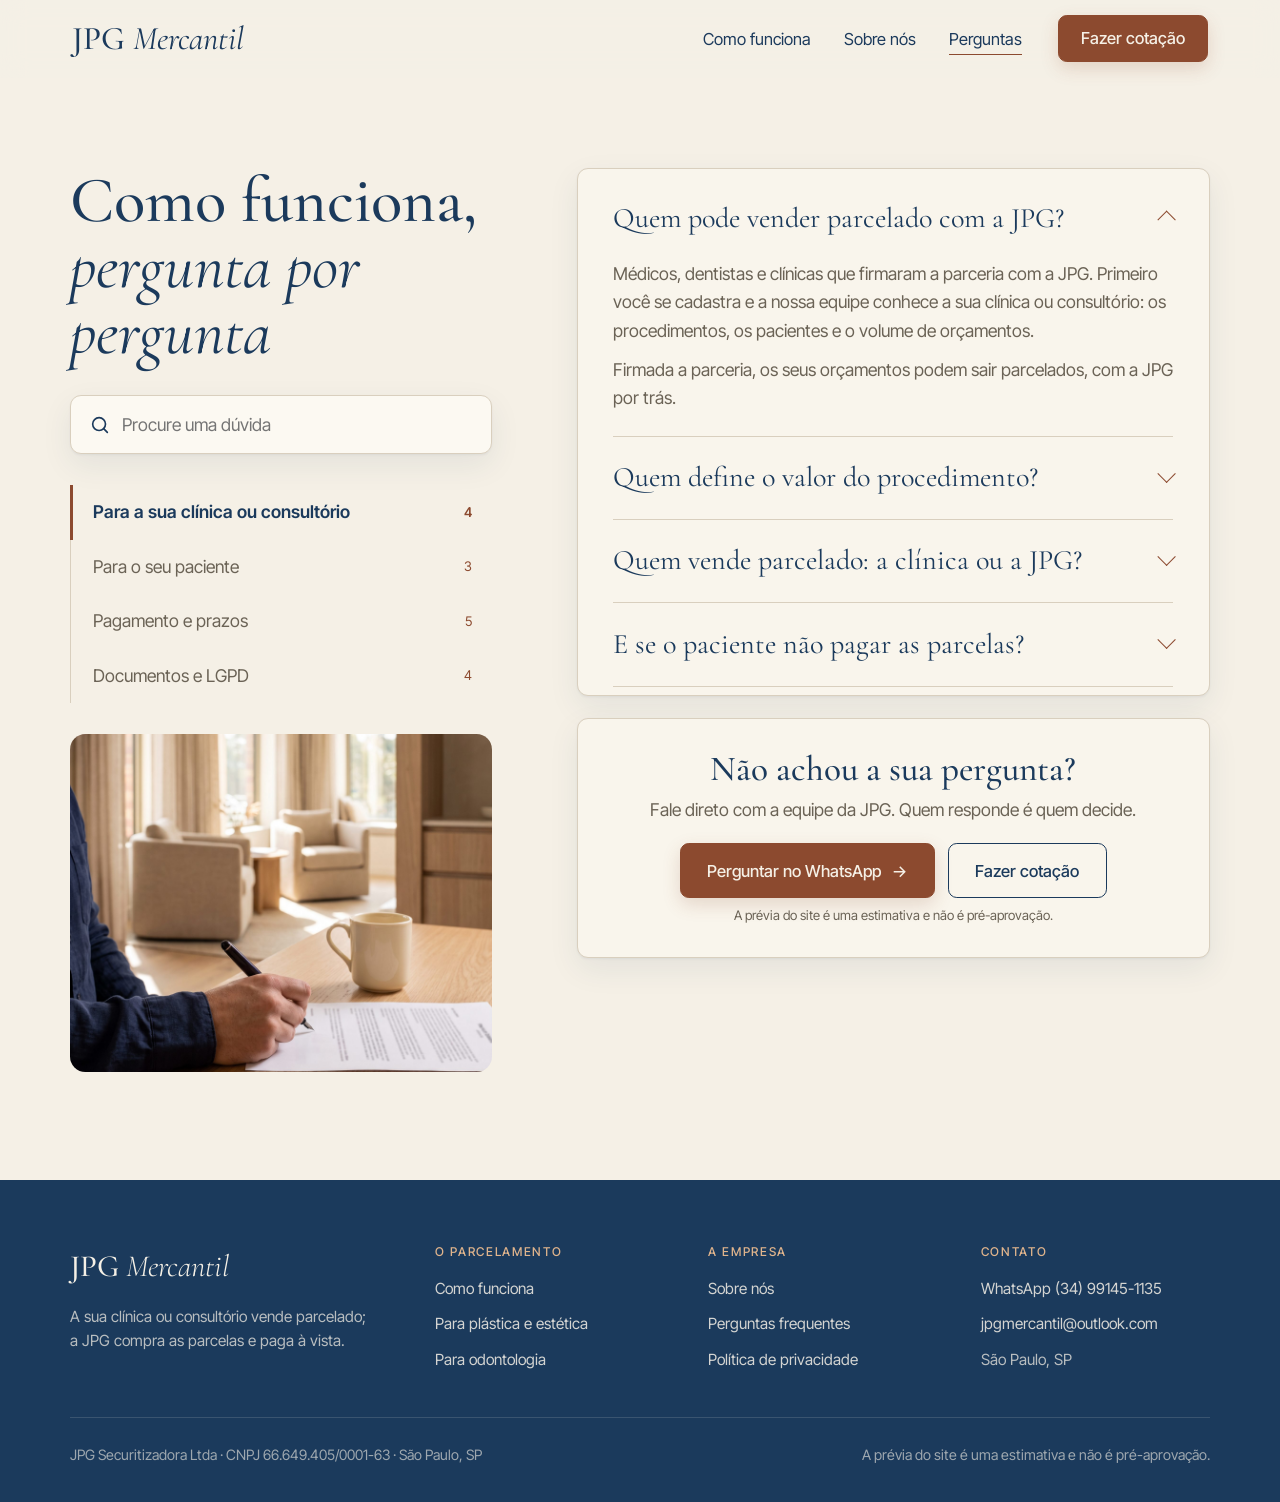
<file: perguntas.html>
<!DOCTYPE html><html lang="pt-BR"> <head><meta name="robots" content="noindex, nofollow"><meta charset="utf-8"><meta name="viewport" content="width=device-width, initial-scale=1"><title>Perguntas frequentes · JPG Mercantil</title><meta name="description" content="Como funciona o parcelamento da JPG Mercantil para a sua clínica ou consultório e para o seu paciente: pré-análise, prazos, pagamento e documentos."><!-- Monograma JPG do Brand Sheet (Visual/Logos/Flavicos (indigo).png). --><link rel="icon" type="image/png" href="favicon.png"><link rel="apple-touch-icon" href="apple-touch-icon.png"><link rel="preconnect" href="https://fonts.googleapis.com"><link rel="preconnect" href="https://fonts.gstatic.com" crossorigin><!-- Só os pesos usados: Cormorant 400/500/600 e 300 itálico; Inter Tight 400/500/600. --><link rel="stylesheet" href="https://fonts.googleapis.com/css2?family=Cormorant+Garamond:ital,wght@0,400;0,500;0,600;1,300&family=Inter+Tight:wght@400;500;600&display=swap"><script>document.documentElement.classList.add('js');</script><link rel="stylesheet" href="assets/dentistas.CKXeFnEr.css">
<link rel="stylesheet" href="assets/dentistas.CzZ2UlgP.css">
<link rel="stylesheet" href="assets/perguntas.vIgOkiuG.css"></head> <body>  <header class="nav" id="nav" data-astro-cid-5blmo7yk> <div class="nav-wrap" data-astro-cid-5blmo7yk> <div class="nav-marca" data-astro-cid-5blmo7yk> <a href="index.html" class="nav-logo" aria-label="JPG Mercantil, início" data-astro-cid-5blmo7yk>JPG <em data-astro-cid-5blmo7yk>Mercantil</em></a>  </div> <nav aria-label="Principal" id="nav-menu" data-astro-cid-5blmo7yk> <ul class="nav-links" data-astro-cid-5blmo7yk> <li data-astro-cid-5blmo7yk><a href="index.html#como-funciona" data-astro-cid-5blmo7yk>Como funciona</a></li><li data-astro-cid-5blmo7yk><a href="sobre.html" data-astro-cid-5blmo7yk>Sobre nós</a></li><li data-astro-cid-5blmo7yk><a href="perguntas.html" aria-current="page" data-astro-cid-5blmo7yk>Perguntas</a></li> </ul> </nav> <button type="button" class="btn nav-cta" data-escolher-area data-astro-cid-5blmo7yk>Fazer cotação</button> <button type="button" class="nav-botao" id="nav-botao" aria-expanded="false" aria-controls="nav-menu" data-astro-cid-5blmo7yk> <span class="sr" data-astro-cid-5blmo7yk>Abrir menu</span> <span class="traco" aria-hidden="true" data-astro-cid-5blmo7yk></span> </button> </div> </header> <!-- Antes de qualquer cotação fora da landing de um público: médico ou dentista? --> <dialog class="escolha-area" id="escolha-area" aria-labelledby="escolha-area-titulo" data-astro-cid-5blmo7yk> <div class="escolha-area-corpo" data-astro-cid-5blmo7yk> <div class="escolha-area-topo" data-astro-cid-5blmo7yk> <div data-astro-cid-5blmo7yk> <p class="escolha-area-eyebrow" data-astro-cid-5blmo7yk>Fazer uma cotação</p> <h2 class="escolha-area-titulo" id="escolha-area-titulo" data-astro-cid-5blmo7yk>Você é <em data-astro-cid-5blmo7yk>médico</em> ou <em data-astro-cid-5blmo7yk>dentista?</em></h2> </div> <button type="button" class="escolha-area-fechar" data-fechar-escolha aria-label="Fechar" data-astro-cid-5blmo7yk>&times;</button> </div> <div class="escolha-area-opcoes" data-astro-cid-5blmo7yk> <a href="simulador.html" class="escolha-area-opcao" data-astro-cid-5blmo7yk> <img src="img/v10/porta-estetica.jpg" alt="" width="640" height="427" loading="lazy" data-astro-cid-5blmo7yk> <span class="escolha-area-rotulo" data-astro-cid-5blmo7yk>Plástica e estética <span class="escolha-area-seta" aria-hidden="true" data-astro-cid-5blmo7yk>&#8594;</span></span> <span class="escolha-area-texto" data-astro-cid-5blmo7yk>Cirurgias, dermatologia e outros. Cadastro com CRM.</span> </a> <a href="simulador-dentistas.html" class="escolha-area-opcao" data-astro-cid-5blmo7yk> <img src="img/v10/porta-odonto.jpg" alt="" width="640" height="427" loading="lazy" data-astro-cid-5blmo7yk> <span class="escolha-area-rotulo" data-astro-cid-5blmo7yk>Odontologia <span class="escolha-area-seta" aria-hidden="true" data-astro-cid-5blmo7yk>&#8594;</span></span> <span class="escolha-area-texto" data-astro-cid-5blmo7yk>Implantes, protocolos, lentes e outros. Cadastro com CRO.</span> </a> </div> </div> </dialog> <script type="module">const d="jpg.publico.v1",l=document.getElementById("nav")?.dataset.publico;try{l&&localStorage.setItem(d,l);const e=l?null:localStorage.getItem(d);if(e==="medicos"||e==="dentistas"){const t=e==="medicos"?"waMedicos":"waDentistas";document.querySelectorAll("a[data-wa-medicos]").forEach(n=>{n.dataset[t]&&(n.href=n.dataset[t])})}}catch{}const o=document.getElementById("nav"),i=()=>o?.classList.toggle("rolado",window.scrollY>24);i();window.addEventListener("scroll",i,{passive:!0});const s=document.getElementById("nav-botao"),r=s?.querySelector(".sr"),c=e=>{o?.classList.toggle("aberto",e),s?.setAttribute("aria-expanded",String(e)),r&&(r.textContent=e?"Fechar menu":"Abrir menu")};s?.addEventListener("click",()=>c(!o?.classList.contains("aberto")));o?.querySelectorAll(".nav-links a").forEach(e=>e.addEventListener("click",()=>c(!1)));document.addEventListener("keydown",e=>{e.key==="Escape"&&o?.classList.contains("aberto")&&(c(!1),s?.focus())});const a=document.getElementById("escolha-area");document.addEventListener("click",e=>{!a||!e.target.closest("[data-escolher-area]")||(c(!1),a.showModal())});a?.addEventListener("click",e=>{const t=e.target;(t===a||t.closest("[data-fechar-escolha]"))&&a.close()});</script>  <main data-astro-cid-tvcwbuad> <section class="sec primeira" data-astro-cid-tvcwbuad> <div class="wrap faq" data-astro-cid-tvcwbuad> <aside class="faq-lado" data-astro-cid-tvcwbuad> <h1 class="faq-titulo reveal" data-astro-cid-tvcwbuad>Como funciona,<br data-astro-cid-tvcwbuad><em data-astro-cid-tvcwbuad>pergunta por pergunta</em></h1> <label class="faq-busca reveal rd1" data-astro-cid-tvcwbuad> <svg viewBox="0 0 24 24" aria-hidden="true" data-astro-cid-tvcwbuad><circle cx="11" cy="11" r="7" data-astro-cid-tvcwbuad></circle><path d="M20 20l-4-4" data-astro-cid-tvcwbuad></path></svg> <span class="sr" data-astro-cid-tvcwbuad>Procure uma dúvida</span> <input type="search" id="faq-busca" placeholder="Procure uma dúvida" autocomplete="off" data-astro-cid-tvcwbuad> </label> <nav class="faq-abas reveal rd2" aria-label="Categorias" role="tablist" data-astro-cid-tvcwbuad> <button type="button" role="tab" class="faq-aba" data-aba="clinica" aria-selected="true" data-astro-cid-tvcwbuad> Para a sua clínica ou consultório<span data-astro-cid-tvcwbuad>4</span> </button><button type="button" role="tab" class="faq-aba" data-aba="paciente" aria-selected="false" data-astro-cid-tvcwbuad> Para o seu paciente<span data-astro-cid-tvcwbuad>3</span> </button><button type="button" role="tab" class="faq-aba" data-aba="pagamento" aria-selected="false" data-astro-cid-tvcwbuad> Pagamento e prazos<span data-astro-cid-tvcwbuad>5</span> </button><button type="button" role="tab" class="faq-aba" data-aba="documentos" aria-selected="false" data-astro-cid-tvcwbuad> Documentos e LGPD<span data-astro-cid-tvcwbuad>4</span> </button> </nav> <img class="faq-foto reveal rd3" src="img/v10/perguntas-assinatura.jpg" alt="Mão assinando um documento com caneta tinteiro" width="1760" height="2200" loading="lazy" data-astro-cid-tvcwbuad> </aside> <div class="faq-corpo" data-astro-cid-tvcwbuad> <div class="faq-lista caixa" data-astro-cid-tvcwbuad> <details class="faq-item" data-grupo="clinica" open data-astro-cid-tvcwbuad> <summary data-astro-cid-tvcwbuad>Quem pode vender parcelado com a JPG?<span class="sinal" aria-hidden="true" data-astro-cid-tvcwbuad></span></summary> <div class="faq-resposta" data-astro-cid-tvcwbuad><p data-astro-cid-tvcwbuad>Médicos, dentistas e clínicas que firmaram a parceria com a JPG. Primeiro você se cadastra e a nossa equipe conhece a sua clínica ou consultório: os procedimentos, os pacientes e o volume de orçamentos.</p><p data-astro-cid-tvcwbuad>Firmada a parceria, os seus orçamentos podem sair parcelados, com a JPG por trás.</p></div> </details><details class="faq-item" data-grupo="clinica" data-astro-cid-tvcwbuad> <summary data-astro-cid-tvcwbuad>Quem define o valor do procedimento?<span class="sinal" aria-hidden="true" data-astro-cid-tvcwbuad></span></summary> <div class="faq-resposta" data-astro-cid-tvcwbuad><p data-astro-cid-tvcwbuad>Você. A JPG não define nem sugere o preço do tratamento ou da cirurgia. Você informa o orçamento, como passa ao paciente, e a JPG mostra como ele cabe em parcelas.</p></div> </details><details class="faq-item" data-grupo="clinica" data-astro-cid-tvcwbuad> <summary data-astro-cid-tvcwbuad>Quem vende parcelado: a clínica ou a JPG?<span class="sinal" aria-hidden="true" data-astro-cid-tvcwbuad></span></summary> <div class="faq-resposta" data-astro-cid-tvcwbuad><p data-astro-cid-tvcwbuad>A clínica. O parcelamento é um contrato entre a sua clínica e o paciente. A JPG compra essas parcelas e paga a você à vista.</p></div> </details><details class="faq-item" data-grupo="clinica" data-astro-cid-tvcwbuad> <summary data-astro-cid-tvcwbuad>E se o paciente não pagar as parcelas?<span class="sinal" aria-hidden="true" data-astro-cid-tvcwbuad></span></summary> <div class="faq-resposta" data-astro-cid-tvcwbuad><p data-astro-cid-tvcwbuad>Quem cobra é a JPG. Você não recebe cobrança, não devolve o valor e não precisa ligar para o paciente.</p><p data-astro-cid-tvcwbuad>A clínica responde só pelo serviço: se o procedimento não acontecer, for cancelado ou tiver algum problema.</p></div> </details><details class="faq-item" data-grupo="paciente" hidden data-astro-cid-tvcwbuad> <summary data-astro-cid-tvcwbuad>Como funciona a pré-análise do paciente?<span class="sinal" aria-hidden="true" data-astro-cid-tvcwbuad></span></summary> <div class="faq-resposta" data-astro-cid-tvcwbuad><p data-astro-cid-tvcwbuad>O paciente autoriza a pré-análise e a clínica envia os documentos dele à JPG. A resposta é sim ou não.</p><p data-astro-cid-tvcwbuad>Com o sim, vem a carta de pré-aprovação, que vale 30 dias: nesse prazo, se o paciente fechar, a JPG compra as parcelas nas condições da carta.</p></div> </details><details class="faq-item" data-grupo="paciente" hidden data-astro-cid-tvcwbuad> <summary data-astro-cid-tvcwbuad>E se o paciente não for pré-aprovado?<span class="sinal" aria-hidden="true" data-astro-cid-tvcwbuad></span></summary> <div class="faq-resposta" data-astro-cid-tvcwbuad><p data-astro-cid-tvcwbuad>A resposta é não, e a clínica fica livre para vender de outra forma. Nada muda na parceria.</p></div> </details><details class="faq-item" data-grupo="paciente" hidden data-astro-cid-tvcwbuad> <summary data-astro-cid-tvcwbuad>O que o seu paciente assina?<span class="sinal" aria-hidden="true" data-astro-cid-tvcwbuad></span></summary> <div class="faq-resposta" data-astro-cid-tvcwbuad><p data-astro-cid-tvcwbuad>Duas coisas, sempre com a clínica: a autorização da pré-análise e, quando fecha, o contrato do procedimento a prazo, com o preço à vista, o preço parcelado e o total escritos.</p></div> </details><details class="faq-item" data-grupo="pagamento" hidden data-astro-cid-tvcwbuad> <summary data-astro-cid-tvcwbuad>Quando o dinheiro chega à clínica ou ao consultório?<span class="sinal" aria-hidden="true" data-astro-cid-tvcwbuad></span></summary> <div class="faq-resposta" data-astro-cid-tvcwbuad><p data-astro-cid-tvcwbuad>À vista, em até 2 dias úteis depois que você assina o termo da operação, com os documentos conferidos. O termo pode ser assinado antes ou depois do procedimento.</p></div> </details><details class="faq-item" data-grupo="pagamento" hidden data-astro-cid-tvcwbuad> <summary data-astro-cid-tvcwbuad>Como o seu paciente paga as parcelas?<span class="sinal" aria-hidden="true" data-astro-cid-tvcwbuad></span></summary> <div class="faq-resposta" data-astro-cid-tvcwbuad><p data-astro-cid-tvcwbuad>O paciente é avisado de que passa a pagar à JPG e recebe o primeiro boleto. Todo mês chega o boleto da JPG, no valor combinado, e ele paga direto a ela.</p><p data-astro-cid-tvcwbuad>A clínica não emite boleto, não controla vencimento e não repassa nada.</p></div> </details><details class="faq-item" data-grupo="pagamento" hidden data-astro-cid-tvcwbuad> <summary data-astro-cid-tvcwbuad>Que orçamentos entram no parcelamento?<span class="sinal" aria-hidden="true" data-astro-cid-tvcwbuad></span></summary> <div class="faq-resposta" data-astro-cid-tvcwbuad><p data-astro-cid-tvcwbuad>Cirurgias: orçamentos de R$ 15 mil a R$ 150 mil por cirurgia, em até 24 parcelas, conforme a parceria com a sua clínica e a pré-análise do paciente.</p><p data-astro-cid-tvcwbuad>Tratamentos odontológicos: orçamentos de R$ 2 mil a R$ 150 mil por tratamento, em até 24 parcelas, conforme a parceria com o seu consultório e a pré-análise do paciente.</p><p data-astro-cid-tvcwbuad>Fora dessas faixas, a prévia não calcula e o caso vai para a nossa equipe. Isso não é recusa.</p></div> </details><details class="faq-item" data-grupo="pagamento" hidden data-astro-cid-tvcwbuad> <summary data-astro-cid-tvcwbuad>Em quantas vezes o paciente pode parcelar?<span class="sinal" aria-hidden="true" data-astro-cid-tvcwbuad></span></summary> <div class="faq-resposta" data-astro-cid-tvcwbuad><p data-astro-cid-tvcwbuad>Em até 24 vezes, em cirurgias e em tratamentos odontológicos. A prévia mostra todos os prazos possíveis; o de cada venda sai da parceria com a sua clínica e da pré-análise do paciente.</p></div> </details><details class="faq-item" data-grupo="pagamento" hidden data-astro-cid-tvcwbuad> <summary data-astro-cid-tvcwbuad>A parcela pode mudar?<span class="sinal" aria-hidden="true" data-astro-cid-tvcwbuad></span></summary> <div class="faq-resposta" data-astro-cid-tvcwbuad><p data-astro-cid-tvcwbuad>Não. O valor da parcela combinado no contrato é fixo do começo ao fim.</p></div> </details><details class="faq-item" data-grupo="documentos" hidden data-astro-cid-tvcwbuad> <summary data-astro-cid-tvcwbuad>Quantos documentos a clínica assina com a JPG?<span class="sinal" aria-hidden="true" data-astro-cid-tvcwbuad></span></summary> <div class="faq-resposta" data-astro-cid-tvcwbuad><p data-astro-cid-tvcwbuad>Dois. A parceria, uma vez só, no começo. E o termo de cada operação.</p></div> </details><details class="faq-item" data-grupo="documentos" hidden data-astro-cid-tvcwbuad> <summary data-astro-cid-tvcwbuad>O que a clínica precisa apresentar?<span class="sinal" aria-hidden="true" data-astro-cid-tvcwbuad></span></summary> <div class="faq-resposta" data-astro-cid-tvcwbuad><p data-astro-cid-tvcwbuad>Uma vez só, no início da parceria: o contrato social da clínica ou do consultório e as alterações, os documentos dos sócios e a situação fiscal da empresa.</p></div> </details><details class="faq-item" data-grupo="documentos" hidden data-astro-cid-tvcwbuad> <summary data-astro-cid-tvcwbuad>E os dados do paciente?<span class="sinal" aria-hidden="true" data-astro-cid-tvcwbuad></span></summary> <div class="faq-resposta" data-astro-cid-tvcwbuad><p data-astro-cid-tvcwbuad>O paciente autoriza antes de qualquer envio. A autorização diz para que os dados servem: consultar o cadastro dele e compartilhar os documentos com a JPG, só para a pré-análise. A clínica e a JPG seguem a LGPD.</p></div> </details><details class="faq-item" data-grupo="documentos" hidden data-astro-cid-tvcwbuad> <summary data-astro-cid-tvcwbuad>A prévia do site já é uma pré-aprovação?<span class="sinal" aria-hidden="true" data-astro-cid-tvcwbuad></span></summary> <div class="faq-resposta" data-astro-cid-tvcwbuad><p data-astro-cid-tvcwbuad>Não. A prévia mostra uma estimativa das parcelas. As condições reais só saem da pré-análise de cada paciente, depois da parceria com a sua clínica.</p></div> </details> <p class="faq-vazio" id="faq-vazio" hidden data-astro-cid-tvcwbuad>Nenhuma pergunta com esse texto. Pergunte direto para a equipe no WhatsApp.</p> </div> <div class="faq-contato caixa reveal" data-astro-cid-tvcwbuad> <h2 data-astro-cid-tvcwbuad>Não achou a sua pergunta?</h2> <p data-astro-cid-tvcwbuad>Fale direto com a equipe da JPG. Quem responde é quem decide.</p> <div class="faq-botoes" data-astro-cid-tvcwbuad> <a class="btn" href="https://wa.me/5534991451135?text=Ol%C3%A1!%20Vim%20pelo%20site%20da%20JPG%20Mercantil%20e%20quero%20entender%20como%20funciona%20o%20parcelamento%20para%20os%20meus%20pacientes." target="_blank" rel="noopener" data-wa-medicos="https://wa.me/5534991451135?text=Ol%C3%A1!%20Vim%20pelo%20site%20da%20JPG%20Mercantil.%20Sou%20m%C3%A9dico%20e%20quero%20entender%20como%20funciona%20o%20parcelamento%20para%20os%20meus%20pacientes." data-wa-dentistas="https://wa.me/5534991451135?text=Ol%C3%A1!%20Vim%20pelo%20site%20da%20JPG%20Mercantil.%20Sou%20dentista%20e%20quero%20entender%20como%20funciona%20o%20parcelamento%20para%20os%20meus%20pacientes." data-astro-cid-tvcwbuad>Perguntar no WhatsApp<span class="seta" aria-hidden="true" data-astro-cid-tvcwbuad>&#8594;</span></a> <button type="button" class="btn btn-contorno" data-escolher-area data-astro-cid-tvcwbuad>Fazer cotação</button> </div> <p class="faq-nota" data-astro-cid-tvcwbuad>A prévia do site é uma estimativa e não é pré-aprovação.</p> </div> </div> </div> </section> </main> <footer class="rodape" data-astro-cid-wamvvw7j> <div class="wrap" data-astro-cid-wamvvw7j> <div class="rodape-grade" data-astro-cid-wamvvw7j> <div class="rodape-marca" data-astro-cid-wamvvw7j> <a href="index.html" class="rodape-logo" data-astro-cid-wamvvw7j>JPG <em data-astro-cid-wamvvw7j>Mercantil</em></a> <p data-astro-cid-wamvvw7j>A sua clínica ou consultório vende parcelado; a JPG compra as parcelas e paga à vista.</p> </div> <nav aria-label="O parcelamento" data-astro-cid-wamvvw7j> <p class="rodape-titulo" data-astro-cid-wamvvw7j>O parcelamento</p> <ul data-astro-cid-wamvvw7j><li data-astro-cid-wamvvw7j><a href="index.html#como-funciona" data-astro-cid-wamvvw7j>Como funciona</a></li><li data-astro-cid-wamvvw7j><a href="medicos.html" data-astro-cid-wamvvw7j>Para plástica e estética</a></li><li data-astro-cid-wamvvw7j><a href="dentistas.html" data-astro-cid-wamvvw7j>Para odontologia</a></li></ul> </nav> <nav aria-label="A empresa" data-astro-cid-wamvvw7j> <p class="rodape-titulo" data-astro-cid-wamvvw7j>A empresa</p> <ul data-astro-cid-wamvvw7j><li data-astro-cid-wamvvw7j><a href="sobre.html" data-astro-cid-wamvvw7j>Sobre nós</a></li><li data-astro-cid-wamvvw7j><a href="perguntas.html" data-astro-cid-wamvvw7j>Perguntas frequentes</a></li><li data-astro-cid-wamvvw7j><a href="privacidade.html" data-astro-cid-wamvvw7j>Política de privacidade</a></li></ul> </nav> <div data-astro-cid-wamvvw7j> <p class="rodape-titulo" data-astro-cid-wamvvw7j>Contato</p> <ul data-astro-cid-wamvvw7j> <li data-astro-cid-wamvvw7j><a href="https://wa.me/5534991451135?text=Ol%C3%A1!%20Vim%20pelo%20site%20da%20JPG%20Mercantil%20e%20quero%20entender%20como%20funciona%20o%20parcelamento%20para%20os%20meus%20pacientes." data-wa-medicos="https://wa.me/5534991451135?text=Ol%C3%A1!%20Vim%20pelo%20site%20da%20JPG%20Mercantil.%20Sou%20m%C3%A9dico%20e%20quero%20entender%20como%20funciona%20o%20parcelamento%20para%20os%20meus%20pacientes." data-wa-dentistas="https://wa.me/5534991451135?text=Ol%C3%A1!%20Vim%20pelo%20site%20da%20JPG%20Mercantil.%20Sou%20dentista%20e%20quero%20entender%20como%20funciona%20o%20parcelamento%20para%20os%20meus%20pacientes." class="astro-wamvvw7j" target="_blank" rel="noopener" data-astro-cid-wamvvw7j>WhatsApp (34) 99145-1135</a></li> <li data-astro-cid-wamvvw7j><a href="mailto:jpgmercantil@outlook.com" data-astro-cid-wamvvw7j>jpgmercantil@outlook.com</a></li> <li data-astro-cid-wamvvw7j>São Paulo, SP</li> </ul> </div> </div> <div class="rodape-base" data-astro-cid-wamvvw7j> <p data-astro-cid-wamvvw7j>JPG Securitizadora Ltda · CNPJ 66.649.405/0001-63 · São Paulo, SP</p> <p data-astro-cid-wamvvw7j>A prévia do site é uma estimativa e não é pré-aprovação.</p> </div> </div> </footer>   <script type="module">const r=document.querySelectorAll(".reveal");if("IntersectionObserver"in window){const e=new IntersectionObserver(n=>{for(const t of n)t.isIntersecting&&(t.target.classList.add("in"),e.unobserve(t.target))},{rootMargin:"0px 0px -8% 0px"});r.forEach(n=>e.observe(n))}else r.forEach(e=>e.classList.add("in"));</script> </body> </html> <script type="module">const n=[...document.querySelectorAll(".faq-item")],o=[...document.querySelectorAll(".faq-aba")],s=document.getElementById("faq-busca"),f=document.getElementById("faq-vazio");let c=o[0]?.dataset.aba;const d=e=>e.normalize("NFD").replace(/[̀-ͯ]/g,"").toLowerCase();function l(){const e=d(s.value.trim());let t=0;for(const a of n){const i=e?d(a.textContent??"").includes(e):a.dataset.grupo===c;a.hidden=!i,i&&t++}f.hidden=t>0,o.forEach(a=>a.setAttribute("aria-selected",String(!e&&a.dataset.aba===c)))}o.forEach(e=>e.addEventListener("click",()=>{c=e.dataset.aba,s.value="",l();const t=n.find(a=>!a.hidden);n.forEach(a=>a.open=a===t)}));s.addEventListener("input",l);n.forEach(e=>e.addEventListener("toggle",()=>{e.open&&n.forEach(t=>{t!==e&&(t.open=!1)})}));const r=location.hash.slice(1);o.some(e=>e.dataset.aba===r)&&o.find(e=>e.dataset.aba===r).click();</script>
</file>
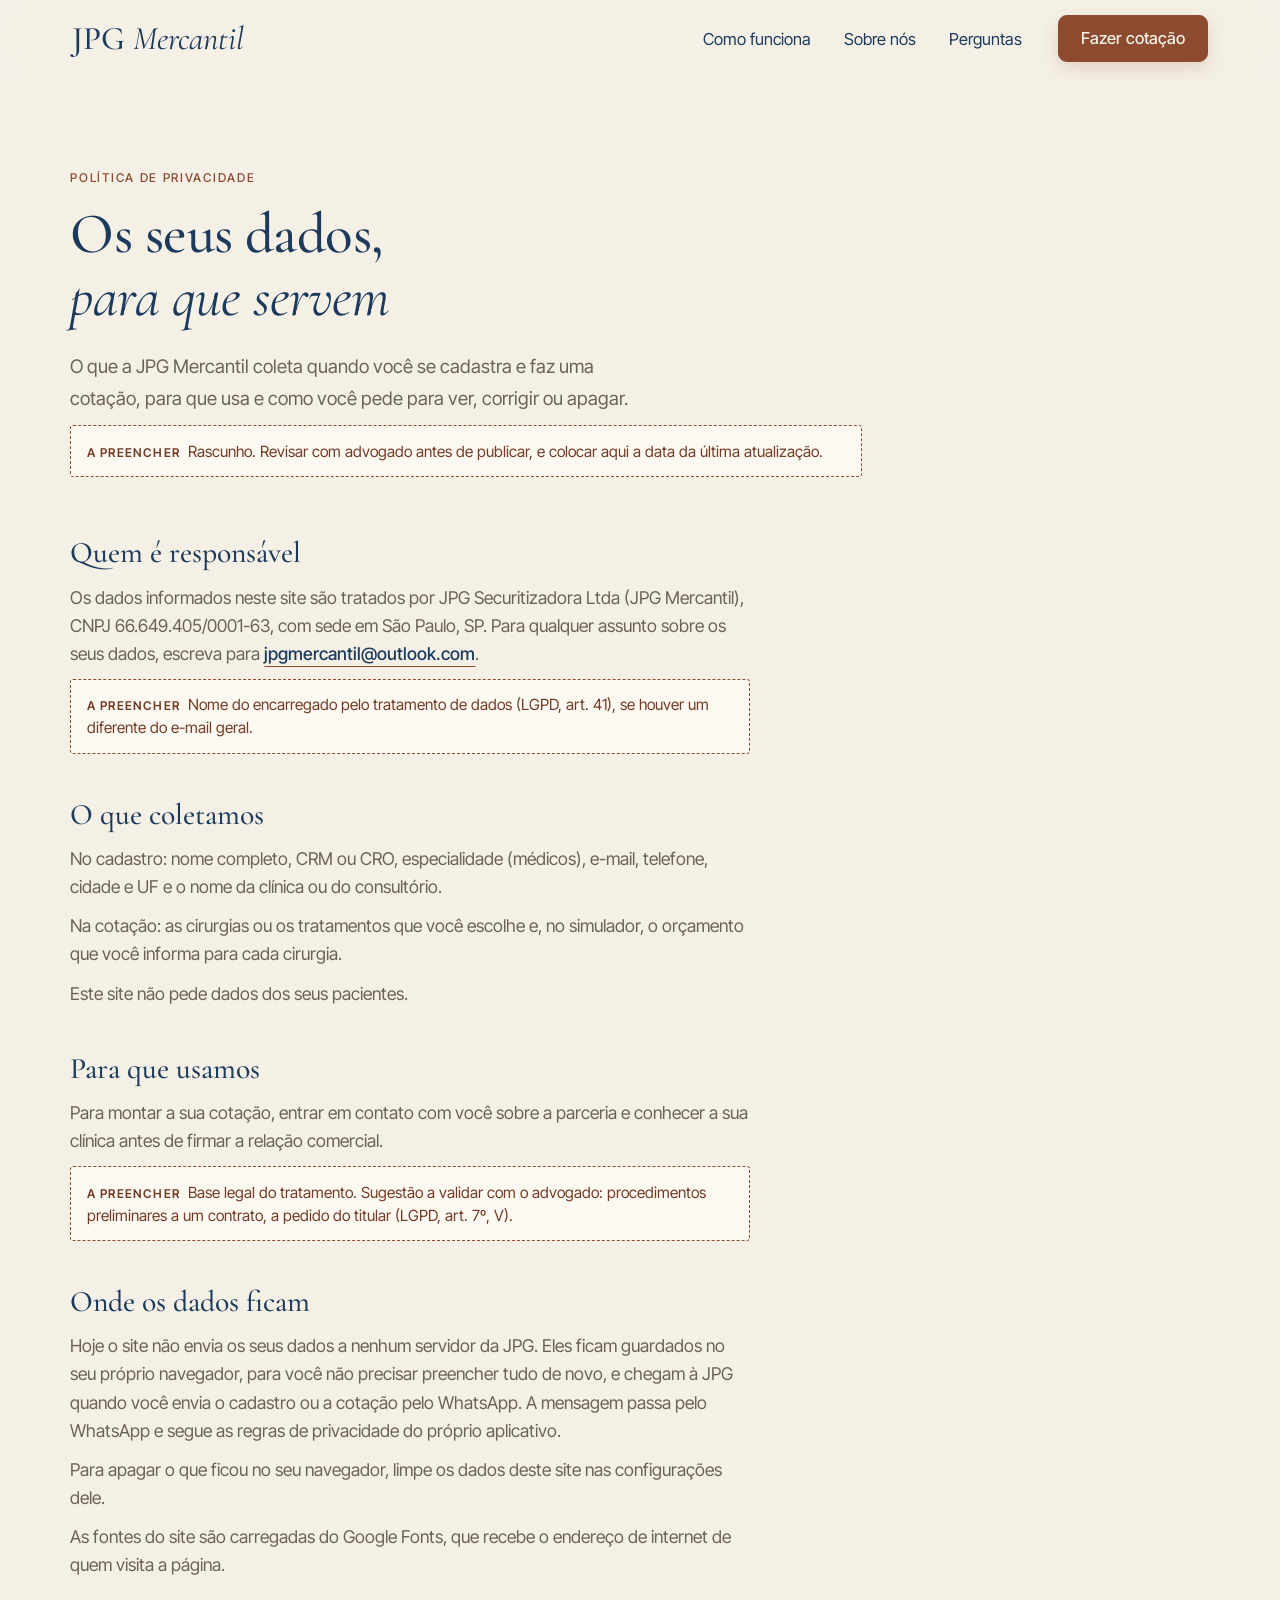
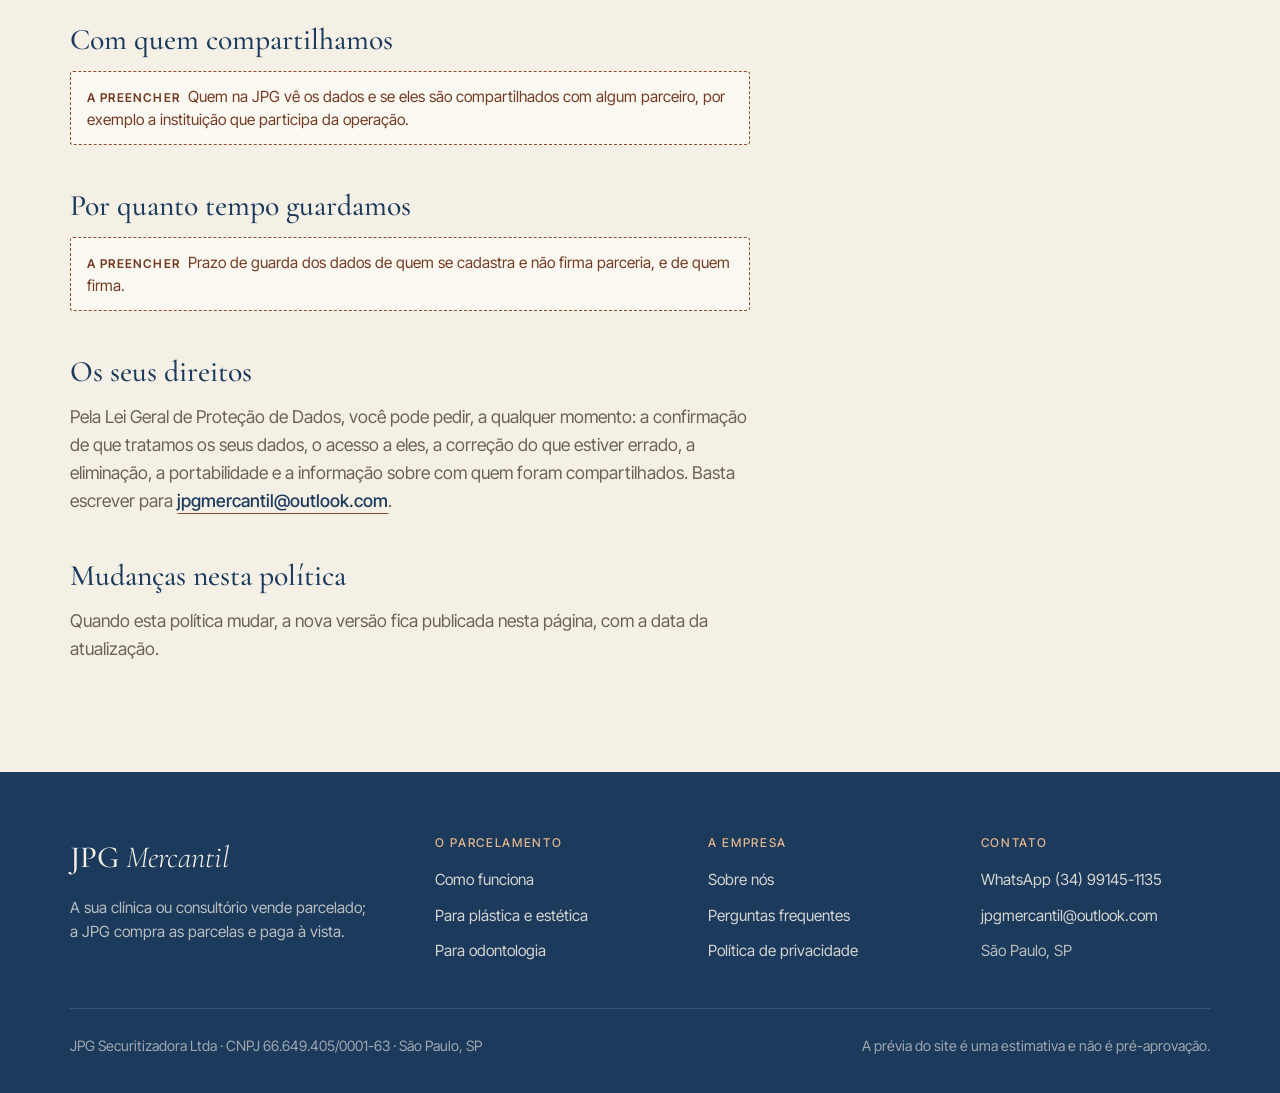
<file: privacidade.html>
<!DOCTYPE html><html lang="pt-BR"> <head><meta name="robots" content="noindex, nofollow"><meta charset="utf-8"><meta name="viewport" content="width=device-width, initial-scale=1"><title>Política de privacidade · JPG Mercantil</title><meta name="description" content="Como a JPG Mercantil trata os dados informados no cadastro e na cotação."><!-- Monograma JPG do Brand Sheet (Visual/Logos/Flavicos (indigo).png). --><link rel="icon" type="image/png" href="favicon.png"><link rel="apple-touch-icon" href="apple-touch-icon.png"><link rel="preconnect" href="https://fonts.googleapis.com"><link rel="preconnect" href="https://fonts.gstatic.com" crossorigin><!-- Só os pesos usados: Cormorant 400/500/600 e 300 itálico; Inter Tight 400/500/600. --><link rel="stylesheet" href="https://fonts.googleapis.com/css2?family=Cormorant+Garamond:ital,wght@0,400;0,500;0,600;1,300&family=Inter+Tight:wght@400;500;600&display=swap"><script>document.documentElement.classList.add('js');</script><link rel="stylesheet" href="assets/dentistas.CKXeFnEr.css">
<link rel="stylesheet" href="assets/dentistas.CzZ2UlgP.css">
<style>.lede[data-astro-cid-huc2lya7]{margin-top:20px}
.a-preencher[data-astro-cid-k4wv5js2]{display:block;padding:12px 14px;margin-top:10px;background:var(--marfim);border:1px dashed var(--terracota);border-radius:var(--raio);font-size:14px;line-height:1.5;color:var(--terracota-escura)}.inline[data-astro-cid-k4wv5js2]{display:inline;padding:1px 6px;margin:0}strong[data-astro-cid-k4wv5js2]{font-size:11px;font-weight:600;letter-spacing:.1em;text-transform:uppercase;margin-right:4px}
.texto-legal[data-astro-cid-ztibjfmw]{max-width:68ch}.texto-legal[data-astro-cid-ztibjfmw] .sub[data-astro-cid-ztibjfmw]{font-size:clamp(22px,2.2vw,27px);margin:40px 0 12px}.texto-legal[data-astro-cid-ztibjfmw] .sub[data-astro-cid-ztibjfmw]:first-child{margin-top:0}.texto-legal[data-astro-cid-ztibjfmw] p[data-astro-cid-ztibjfmw]{color:var(--slate)}.texto-legal[data-astro-cid-ztibjfmw] p[data-astro-cid-ztibjfmw]+p[data-astro-cid-ztibjfmw]{margin-top:10px}.texto-legal[data-astro-cid-ztibjfmw] .link[data-astro-cid-ztibjfmw]{font-size:inherit}
</style></head> <body>  <header class="nav" id="nav" data-astro-cid-5blmo7yk> <div class="nav-wrap" data-astro-cid-5blmo7yk> <div class="nav-marca" data-astro-cid-5blmo7yk> <a href="index.html" class="nav-logo" aria-label="JPG Mercantil, início" data-astro-cid-5blmo7yk>JPG <em data-astro-cid-5blmo7yk>Mercantil</em></a>  </div> <nav aria-label="Principal" id="nav-menu" data-astro-cid-5blmo7yk> <ul class="nav-links" data-astro-cid-5blmo7yk> <li data-astro-cid-5blmo7yk><a href="index.html#como-funciona" data-astro-cid-5blmo7yk>Como funciona</a></li><li data-astro-cid-5blmo7yk><a href="sobre.html" data-astro-cid-5blmo7yk>Sobre nós</a></li><li data-astro-cid-5blmo7yk><a href="perguntas.html" data-astro-cid-5blmo7yk>Perguntas</a></li> </ul> </nav> <button type="button" class="btn nav-cta" data-escolher-area data-astro-cid-5blmo7yk>Fazer cotação</button> <button type="button" class="nav-botao" id="nav-botao" aria-expanded="false" aria-controls="nav-menu" data-astro-cid-5blmo7yk> <span class="sr" data-astro-cid-5blmo7yk>Abrir menu</span> <span class="traco" aria-hidden="true" data-astro-cid-5blmo7yk></span> </button> </div> </header> <!-- Antes de qualquer cotação fora da landing de um público: médico ou dentista? --> <dialog class="escolha-area" id="escolha-area" aria-labelledby="escolha-area-titulo" data-astro-cid-5blmo7yk> <div class="escolha-area-corpo" data-astro-cid-5blmo7yk> <div class="escolha-area-topo" data-astro-cid-5blmo7yk> <div data-astro-cid-5blmo7yk> <p class="escolha-area-eyebrow" data-astro-cid-5blmo7yk>Fazer uma cotação</p> <h2 class="escolha-area-titulo" id="escolha-area-titulo" data-astro-cid-5blmo7yk>Você é <em data-astro-cid-5blmo7yk>médico</em> ou <em data-astro-cid-5blmo7yk>dentista?</em></h2> </div> <button type="button" class="escolha-area-fechar" data-fechar-escolha aria-label="Fechar" data-astro-cid-5blmo7yk>&times;</button> </div> <div class="escolha-area-opcoes" data-astro-cid-5blmo7yk> <a href="simulador.html" class="escolha-area-opcao" data-astro-cid-5blmo7yk> <img src="img/v10/porta-estetica.jpg" alt="" width="640" height="427" loading="lazy" data-astro-cid-5blmo7yk> <span class="escolha-area-rotulo" data-astro-cid-5blmo7yk>Plástica e estética <span class="escolha-area-seta" aria-hidden="true" data-astro-cid-5blmo7yk>&#8594;</span></span> <span class="escolha-area-texto" data-astro-cid-5blmo7yk>Cirurgias, dermatologia e outros. Cadastro com CRM.</span> </a> <a href="simulador-dentistas.html" class="escolha-area-opcao" data-astro-cid-5blmo7yk> <img src="img/v10/porta-odonto.jpg" alt="" width="640" height="427" loading="lazy" data-astro-cid-5blmo7yk> <span class="escolha-area-rotulo" data-astro-cid-5blmo7yk>Odontologia <span class="escolha-area-seta" aria-hidden="true" data-astro-cid-5blmo7yk>&#8594;</span></span> <span class="escolha-area-texto" data-astro-cid-5blmo7yk>Implantes, protocolos, lentes e outros. Cadastro com CRO.</span> </a> </div> </div> </dialog> <script type="module">const d="jpg.publico.v1",l=document.getElementById("nav")?.dataset.publico;try{l&&localStorage.setItem(d,l);const e=l?null:localStorage.getItem(d);if(e==="medicos"||e==="dentistas"){const t=e==="medicos"?"waMedicos":"waDentistas";document.querySelectorAll("a[data-wa-medicos]").forEach(n=>{n.dataset[t]&&(n.href=n.dataset[t])})}}catch{}const o=document.getElementById("nav"),i=()=>o?.classList.toggle("rolado",window.scrollY>24);i();window.addEventListener("scroll",i,{passive:!0});const s=document.getElementById("nav-botao"),r=s?.querySelector(".sr"),c=e=>{o?.classList.toggle("aberto",e),s?.setAttribute("aria-expanded",String(e)),r&&(r.textContent=e?"Fechar menu":"Abrir menu")};s?.addEventListener("click",()=>c(!o?.classList.contains("aberto")));o?.querySelectorAll(".nav-links a").forEach(e=>e.addEventListener("click",()=>c(!1)));document.addEventListener("keydown",e=>{e.key==="Escape"&&o?.classList.contains("aberto")&&(c(!1),s?.focus())});const a=document.getElementById("escolha-area");document.addEventListener("click",e=>{!a||!e.target.closest("[data-escolher-area]")||(c(!1),a.showModal())});a?.addEventListener("click",e=>{const t=e.target;(t===a||t.closest("[data-fechar-escolha]"))&&a.close()});</script>  <main data-astro-cid-ztibjfmw> <section class="sec primeira" data-astro-cid-ztibjfmw> <div class="wrap" data-astro-cid-ztibjfmw> <div class="topo" data-astro-cid-ztibjfmw> <div class="reveal" data-astro-cid-huc2lya7> <p class="eyebrow" data-astro-cid-huc2lya7>Política de privacidade</p> <h2 class="titulo" data-astro-cid-huc2lya7>Os seus dados,<br data-astro-cid-huc2lya7><em data-astro-cid-huc2lya7>para que servem</em></h2> <p class="lede" data-astro-cid-huc2lya7>O que a JPG Mercantil coleta quando você se cadastra e faz uma cotação, para que usa e como você pede para ver, corrigir ou apagar.</p> </div>  <p data-astro-cid-k4wv5js2="true" class="a-preencher"><strong data-astro-cid-k4wv5js2>A preencher</strong> Rascunho. Revisar com advogado antes de publicar, e colocar aqui a data da última atualização.</p>  </div> <div class="texto-legal" data-astro-cid-ztibjfmw> <h2 class="sub" data-astro-cid-ztibjfmw>Quem é responsável</h2> <p data-astro-cid-ztibjfmw>
Os dados informados neste site são tratados por JPG Securitizadora Ltda (JPG Mercantil),
            CNPJ 66.649.405/0001-63, com sede em São Paulo, SP. Para qualquer assunto sobre os seus dados, escreva
            para <a href="mailto:jpgmercantil@outlook.com" class="link" data-astro-cid-ztibjfmw>jpgmercantil@outlook.com</a>.
</p> <p data-astro-cid-k4wv5js2="true" class="a-preencher"><strong data-astro-cid-k4wv5js2>A preencher</strong> Nome do encarregado pelo tratamento de dados (LGPD, art. 41), se houver um diferente do e-mail geral.</p>  <h2 class="sub" data-astro-cid-ztibjfmw>O que coletamos</h2> <p data-astro-cid-ztibjfmw>No cadastro: nome completo, CRM ou CRO, especialidade (médicos), e-mail, telefone, cidade e UF e o nome da clínica ou do consultório.</p> <p data-astro-cid-ztibjfmw>Na cotação: as cirurgias ou os tratamentos que você escolhe e, no simulador, o orçamento que você informa para cada cirurgia.</p> <p data-astro-cid-ztibjfmw>Este site não pede dados dos seus pacientes.</p> <h2 class="sub" data-astro-cid-ztibjfmw>Para que usamos</h2> <p data-astro-cid-ztibjfmw>
Para montar a sua cotação, entrar em contato com você sobre a parceria e conhecer a sua
            clínica antes de firmar a relação comercial.
</p> <p data-astro-cid-k4wv5js2="true" class="a-preencher"><strong data-astro-cid-k4wv5js2>A preencher</strong> Base legal do tratamento. Sugestão a validar com o advogado: procedimentos preliminares a um contrato, a pedido do titular (LGPD, art. 7º, V).</p>  <h2 class="sub" data-astro-cid-ztibjfmw>Onde os dados ficam</h2> <p data-astro-cid-ztibjfmw>
Hoje o site não envia os seus dados a nenhum servidor da JPG. Eles ficam guardados no
            seu próprio navegador, para você não precisar preencher tudo de novo, e chegam à JPG
            quando você envia o cadastro ou a cotação pelo WhatsApp. A mensagem passa pelo WhatsApp e segue as
            regras de privacidade do próprio aplicativo.
</p> <p data-astro-cid-ztibjfmw>Para apagar o que ficou no seu navegador, limpe os dados deste site nas configurações dele.</p> <p data-astro-cid-ztibjfmw>
As fontes do site são carregadas do Google Fonts, que recebe o endereço de internet de
            quem visita a página.
</p> <h2 class="sub" data-astro-cid-ztibjfmw>Com quem compartilhamos</h2> <p data-astro-cid-k4wv5js2="true" class="a-preencher"><strong data-astro-cid-k4wv5js2>A preencher</strong> Quem na JPG vê os dados e se eles são compartilhados com algum parceiro, por exemplo a instituição que participa da operação.</p>  <h2 class="sub" data-astro-cid-ztibjfmw>Por quanto tempo guardamos</h2> <p data-astro-cid-k4wv5js2="true" class="a-preencher"><strong data-astro-cid-k4wv5js2>A preencher</strong> Prazo de guarda dos dados de quem se cadastra e não firma parceria, e de quem firma.</p>  <h2 class="sub" data-astro-cid-ztibjfmw>Os seus direitos</h2> <p data-astro-cid-ztibjfmw>
Pela Lei Geral de Proteção de Dados, você pode pedir, a qualquer momento: a confirmação
            de que tratamos os seus dados, o acesso a eles, a correção do que estiver errado, a
            eliminação, a portabilidade e a informação sobre com quem foram compartilhados. Basta
            escrever para <a href="mailto:jpgmercantil@outlook.com" class="link" data-astro-cid-ztibjfmw>jpgmercantil@outlook.com</a>.
</p> <h2 class="sub" data-astro-cid-ztibjfmw>Mudanças nesta política</h2> <p data-astro-cid-ztibjfmw>Quando esta política mudar, a nova versão fica publicada nesta página, com a data da atualização.</p> </div> </div> </section> </main> <footer class="rodape" data-astro-cid-wamvvw7j> <div class="wrap" data-astro-cid-wamvvw7j> <div class="rodape-grade" data-astro-cid-wamvvw7j> <div class="rodape-marca" data-astro-cid-wamvvw7j> <a href="index.html" class="rodape-logo" data-astro-cid-wamvvw7j>JPG <em data-astro-cid-wamvvw7j>Mercantil</em></a> <p data-astro-cid-wamvvw7j>A sua clínica ou consultório vende parcelado; a JPG compra as parcelas e paga à vista.</p> </div> <nav aria-label="O parcelamento" data-astro-cid-wamvvw7j> <p class="rodape-titulo" data-astro-cid-wamvvw7j>O parcelamento</p> <ul data-astro-cid-wamvvw7j><li data-astro-cid-wamvvw7j><a href="index.html#como-funciona" data-astro-cid-wamvvw7j>Como funciona</a></li><li data-astro-cid-wamvvw7j><a href="medicos.html" data-astro-cid-wamvvw7j>Para plástica e estética</a></li><li data-astro-cid-wamvvw7j><a href="dentistas.html" data-astro-cid-wamvvw7j>Para odontologia</a></li></ul> </nav> <nav aria-label="A empresa" data-astro-cid-wamvvw7j> <p class="rodape-titulo" data-astro-cid-wamvvw7j>A empresa</p> <ul data-astro-cid-wamvvw7j><li data-astro-cid-wamvvw7j><a href="sobre.html" data-astro-cid-wamvvw7j>Sobre nós</a></li><li data-astro-cid-wamvvw7j><a href="perguntas.html" data-astro-cid-wamvvw7j>Perguntas frequentes</a></li><li data-astro-cid-wamvvw7j><a href="privacidade.html" data-astro-cid-wamvvw7j>Política de privacidade</a></li></ul> </nav> <div data-astro-cid-wamvvw7j> <p class="rodape-titulo" data-astro-cid-wamvvw7j>Contato</p> <ul data-astro-cid-wamvvw7j> <li data-astro-cid-wamvvw7j><a href="https://wa.me/5534991451135?text=Ol%C3%A1!%20Vim%20pelo%20site%20da%20JPG%20Mercantil%20e%20quero%20entender%20como%20funciona%20o%20parcelamento%20para%20os%20meus%20pacientes." data-wa-medicos="https://wa.me/5534991451135?text=Ol%C3%A1!%20Vim%20pelo%20site%20da%20JPG%20Mercantil.%20Sou%20m%C3%A9dico%20e%20quero%20entender%20como%20funciona%20o%20parcelamento%20para%20os%20meus%20pacientes." data-wa-dentistas="https://wa.me/5534991451135?text=Ol%C3%A1!%20Vim%20pelo%20site%20da%20JPG%20Mercantil.%20Sou%20dentista%20e%20quero%20entender%20como%20funciona%20o%20parcelamento%20para%20os%20meus%20pacientes." class="astro-wamvvw7j" target="_blank" rel="noopener" data-astro-cid-wamvvw7j>WhatsApp (34) 99145-1135</a></li> <li data-astro-cid-wamvvw7j><a href="mailto:jpgmercantil@outlook.com" data-astro-cid-wamvvw7j>jpgmercantil@outlook.com</a></li> <li data-astro-cid-wamvvw7j>São Paulo, SP</li> </ul> </div> </div> <div class="rodape-base" data-astro-cid-wamvvw7j> <p data-astro-cid-wamvvw7j>JPG Securitizadora Ltda · CNPJ 66.649.405/0001-63 · São Paulo, SP</p> <p data-astro-cid-wamvvw7j>A prévia do site é uma estimativa e não é pré-aprovação.</p> </div> </div> </footer>   <script type="module">const r=document.querySelectorAll(".reveal");if("IntersectionObserver"in window){const e=new IntersectionObserver(n=>{for(const t of n)t.isIntersecting&&(t.target.classList.add("in"),e.unobserve(t.target))},{rootMargin:"0px 0px -8% 0px"});r.forEach(n=>e.observe(n))}else r.forEach(e=>e.classList.add("in"));</script> </body> </html>
</file>
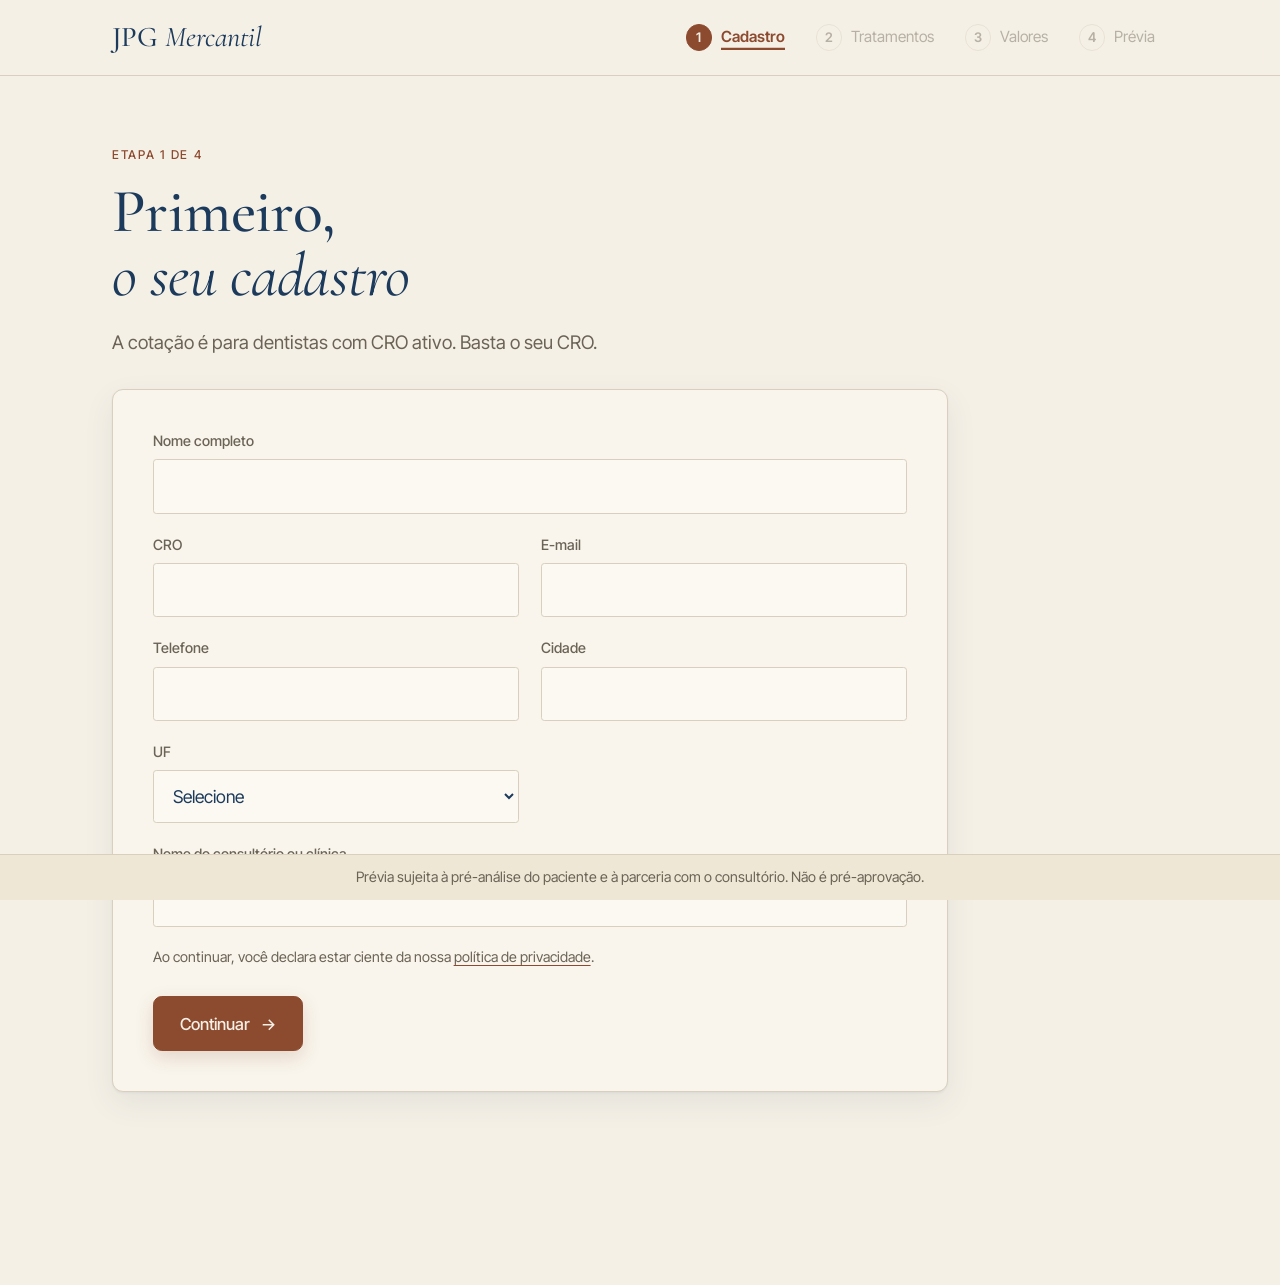
<file: simulador-dentistas.html>
<!DOCTYPE html><html lang="pt-BR"> <head><meta name="robots" content="noindex, nofollow"><meta charset="utf-8"><meta name="viewport" content="width=device-width, initial-scale=1"><title>Cotação · JPG Mercantil</title><meta name="robots" content="noindex, nofollow"><!-- Monograma JPG do Brand Sheet (Visual/Logos/Flavicos (indigo).png). --><link rel="icon" type="image/png" href="favicon.png"><link rel="apple-touch-icon" href="apple-touch-icon.png"><link rel="preconnect" href="https://fonts.googleapis.com"><link rel="preconnect" href="https://fonts.gstatic.com" crossorigin><!-- Só os pesos usados: Cormorant 400/500/600 e 300 itálico; Inter Tight 400/500/600. --><link rel="stylesheet" href="https://fonts.googleapis.com/css2?family=Cormorant+Garamond:ital,wght@0,400;0,500;0,600;1,300&family=Inter+Tight:wght@400;500;600&display=swap"><link rel="stylesheet" href="assets/dentistas.CKXeFnEr.css">
<link rel="stylesheet" href="assets/simulador-dentistas.IaOZ4I2w.css"></head> <body data-publico="dentistas"> <header class="topo-sim"> <div class="topo-sim-wrap"> <a href="dentistas.html" class="logo">JPG <em>Mercantil</em></a> <ol class="passos" aria-label="Etapas"> <li> <button type="button" class="passo" data-ir="1"> <span class="passo-n">1</span><span class="passo-nome">Cadastro</span> </button> </li><li> <button type="button" class="passo" data-ir="2" disabled> <span class="passo-n">2</span><span class="passo-nome">Tratamentos</span> </button> </li><li> <button type="button" class="passo" data-ir="3" disabled> <span class="passo-n">3</span><span class="passo-nome">Valores</span> </button> </li><li> <button type="button" class="passo" data-ir="4" disabled> <span class="passo-n">4</span><span class="passo-nome">Prévia</span> </button> </li> </ol> </div> </header> <main class="palco"> <!-- D05: o cadastro vem primeiro; a especialidade define as sugestões --> <section class="etapa" data-etapa="1"> <p class="eyebrow">Etapa 1 de 4</p> <h1 class="titulo" tabindex="-1">Primeiro,<br><em>o seu cadastro</em></h1> <p class="lede">A cotação é para dentistas com CRO ativo. Basta o seu CRO.</p> <form id="form-cadastro" class="campos caixa formulario" novalidate> <label class="campo largo" data-astro-cid-milnrzmy><span data-astro-cid-milnrzmy>Nome completo</span><input name="nome" autocomplete="name" required data-astro-cid-milnrzmy></label> <label class="campo" data-astro-cid-milnrzmy><span data-astro-cid-milnrzmy>CRO</span><input name="cro" required data-astro-cid-milnrzmy></label>   <label class="campo" data-astro-cid-milnrzmy><span data-astro-cid-milnrzmy>E-mail</span><input name="email" type="email" autocomplete="email" required data-astro-cid-milnrzmy></label> <label class="campo" data-astro-cid-milnrzmy><span data-astro-cid-milnrzmy>Telefone</span><input name="telefone" type="tel" inputmode="tel" autocomplete="tel" required data-astro-cid-milnrzmy></label> <label class="campo" data-astro-cid-milnrzmy><span data-astro-cid-milnrzmy>Cidade</span><input name="cidade" autocomplete="address-level2" required data-astro-cid-milnrzmy></label> <label class="campo" data-astro-cid-milnrzmy> <span data-astro-cid-milnrzmy>UF</span> <select name="uf" required data-astro-cid-milnrzmy> <option value="" selected disabled data-astro-cid-milnrzmy>Selecione</option> <option value="AC" data-astro-cid-milnrzmy>AC</option><option value="AL" data-astro-cid-milnrzmy>AL</option><option value="AP" data-astro-cid-milnrzmy>AP</option><option value="AM" data-astro-cid-milnrzmy>AM</option><option value="BA" data-astro-cid-milnrzmy>BA</option><option value="CE" data-astro-cid-milnrzmy>CE</option><option value="DF" data-astro-cid-milnrzmy>DF</option><option value="ES" data-astro-cid-milnrzmy>ES</option><option value="GO" data-astro-cid-milnrzmy>GO</option><option value="MA" data-astro-cid-milnrzmy>MA</option><option value="MT" data-astro-cid-milnrzmy>MT</option><option value="MS" data-astro-cid-milnrzmy>MS</option><option value="MG" data-astro-cid-milnrzmy>MG</option><option value="PA" data-astro-cid-milnrzmy>PA</option><option value="PB" data-astro-cid-milnrzmy>PB</option><option value="PR" data-astro-cid-milnrzmy>PR</option><option value="PE" data-astro-cid-milnrzmy>PE</option><option value="PI" data-astro-cid-milnrzmy>PI</option><option value="RJ" data-astro-cid-milnrzmy>RJ</option><option value="RN" data-astro-cid-milnrzmy>RN</option><option value="RS" data-astro-cid-milnrzmy>RS</option><option value="RO" data-astro-cid-milnrzmy>RO</option><option value="RR" data-astro-cid-milnrzmy>RR</option><option value="SC" data-astro-cid-milnrzmy>SC</option><option value="SP" data-astro-cid-milnrzmy>SP</option><option value="SE" data-astro-cid-milnrzmy>SE</option><option value="TO" data-astro-cid-milnrzmy>TO</option> </select> </label> <label class="campo largo" data-astro-cid-milnrzmy><span data-astro-cid-milnrzmy>Nome do consultório ou clínica</span><input name="clinica" autocomplete="organization" required data-astro-cid-milnrzmy></label> <p class="consentimento largo" data-astro-cid-milnrzmy>
Ao continuar, você declara estar ciente da nossa
<a href="privacidade.html" target="_blank" rel="noopener" data-astro-cid-milnrzmy>política de privacidade</a>.
</p>  <p class="erro largo" id="erro-cadastro" role="alert"></p> <div class="acoes largo"> <button type="submit" class="btn">Continuar<span class="seta" aria-hidden="true">&#8594;</span></button> </div> </form> </section> <section class="etapa" data-etapa="2" hidden> <p class="eyebrow">Etapa 2 de 4</p> <h2 class="titulo" tabindex="-1">Quais tratamentos<br><em>você quer oferecer?</em></h2> <p class="lede" id="sugestoes-lede"></p> <ul class="cirurgias" id="sugestoes"></ul> <div class="busca"> <label class="rotulo" for="busca">Não achou algum? Procure ou escreva o nome do tratamento</label> <div class="busca-caixa"> <input id="busca" class="busca-campo" type="search" role="combobox" autocomplete="off" placeholder="Ex.: faceta de porcelana" aria-autocomplete="list" aria-expanded="false" aria-controls="busca-lista"> <ul id="busca-lista" class="busca-lista" role="listbox" hidden></ul> </div> </div> <div class="selecionadas"> <p class="rotulo" id="selecionadas-titulo"></p> <ul class="chips" id="selecionadas"></ul> </div> <p class="erro" id="erro-cirurgias" role="alert"></p> <div class="acoes"> <button type="button" class="btn" id="ir-precos">Continuar<span class="seta" aria-hidden="true">&#8594;</span></button> </div> </section> <section class="etapa" data-etapa="3" hidden> <p class="eyebrow">Etapa 3 de 4</p> <h2 class="titulo" tabindex="-1">Quanto custa<br><em>cada tratamento?</em></h2> <p class="lede">Informe o orçamento de cada um, como o consultório passa ao paciente.</p> <form id="form-precos" novalidate> <div class="precos" id="precos"></div> <p class="erro" id="erro-precos" role="alert"></p> <div class="acoes"> <button type="submit" class="btn">Ver a prévia<span class="seta" aria-hidden="true">&#8594;</span></button> <button type="button" class="link" data-ir="2">Voltar para os tratamentos</button> </div> </form> </section> <section class="etapa" data-etapa="4" hidden> <p class="eyebrow">Etapa 4 de 4 · prévia</p> <h2 class="titulo" tabindex="-1">Prévia do<br><em>pagamento</em></h2> <!-- A arquitetura diz que é cotação: o aviso vem antes dos números, não no rodapé. --> <div class="estimativa"> <p class="estimativa-titulo">Isto é uma prévia, não uma proposta.</p> <p>
Os valores servem de referência para você conversar com a JPG. As condições de cada paciente
            saem depois da parceria com o seu consultório e da pré-análise dele, e os prazos e as parcelas podem ser diferentes.
</p> </div> <p class="lede" id="parcelas-resumo"></p> <div class="itens" id="resultados"></div> <button type="button" class="addon" data-ir="2">+ Adicionar outro tratamento</button> <div class="acoes"> <button type="button" class="btn" data-acao="enviar">Enviar cotação para a JPG<span class="seta" aria-hidden="true">&#8594;</span></button> <button type="button" class="link" data-ir="3">Editar preços</button> </div> <p class="nota">As condições reais saem da pré-análise de cada paciente, depois da parceria.</p> </section> </main> <p class="aviso">Prévia sujeita à pré-análise do paciente e à parceria com o consultório. Não é pré-aprovação.</p> <script type="module" src="assets/Simulador.astro_astro_type_script_index_0_lang.lUzBTQ9m.js"></script> </body> </html>
</file>
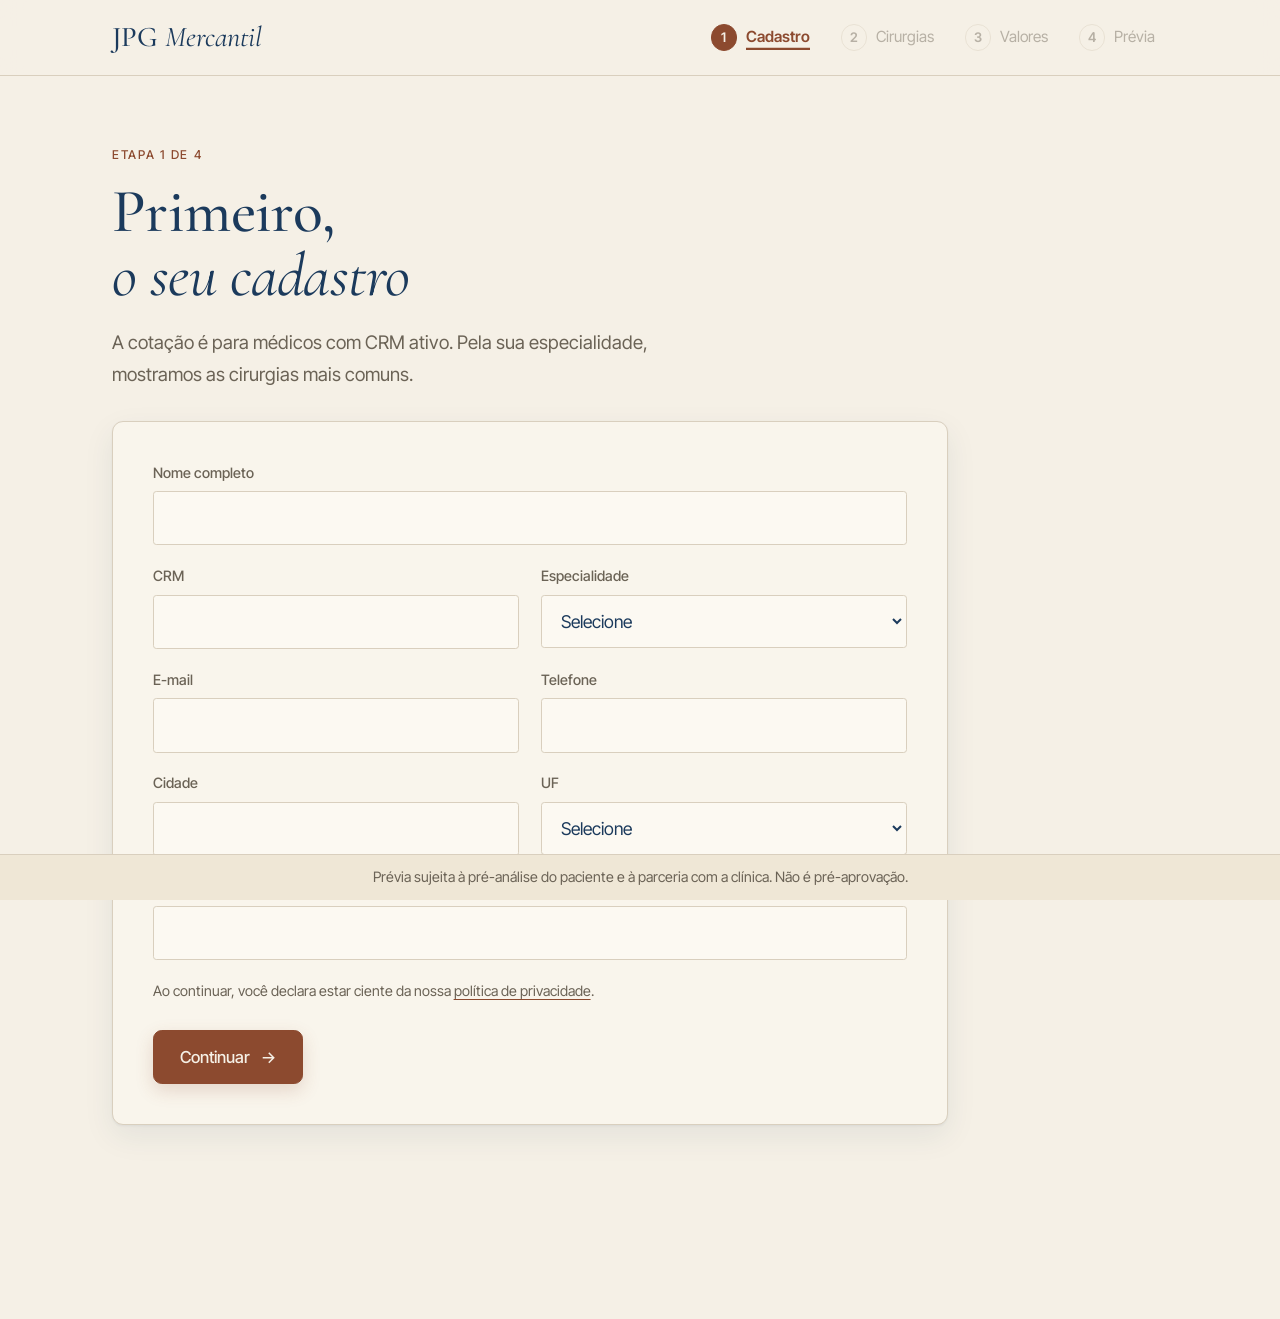
<file: simulador.html>
<!DOCTYPE html><html lang="pt-BR"> <head><meta name="robots" content="noindex, nofollow"><meta charset="utf-8"><meta name="viewport" content="width=device-width, initial-scale=1"><title>Cotação · JPG Mercantil</title><meta name="robots" content="noindex, nofollow"><!-- Monograma JPG do Brand Sheet (Visual/Logos/Flavicos (indigo).png). --><link rel="icon" type="image/png" href="favicon.png"><link rel="apple-touch-icon" href="apple-touch-icon.png"><link rel="preconnect" href="https://fonts.googleapis.com"><link rel="preconnect" href="https://fonts.gstatic.com" crossorigin><!-- Só os pesos usados: Cormorant 400/500/600 e 300 itálico; Inter Tight 400/500/600. --><link rel="stylesheet" href="https://fonts.googleapis.com/css2?family=Cormorant+Garamond:ital,wght@0,400;0,500;0,600;1,300&family=Inter+Tight:wght@400;500;600&display=swap"><link rel="stylesheet" href="assets/dentistas.CKXeFnEr.css">
<link rel="stylesheet" href="assets/simulador-dentistas.IaOZ4I2w.css"></head> <body data-publico="medicos"> <header class="topo-sim"> <div class="topo-sim-wrap"> <a href="medicos.html" class="logo">JPG <em>Mercantil</em></a> <ol class="passos" aria-label="Etapas"> <li> <button type="button" class="passo" data-ir="1"> <span class="passo-n">1</span><span class="passo-nome">Cadastro</span> </button> </li><li> <button type="button" class="passo" data-ir="2" disabled> <span class="passo-n">2</span><span class="passo-nome">Cirurgias</span> </button> </li><li> <button type="button" class="passo" data-ir="3" disabled> <span class="passo-n">3</span><span class="passo-nome">Valores</span> </button> </li><li> <button type="button" class="passo" data-ir="4" disabled> <span class="passo-n">4</span><span class="passo-nome">Prévia</span> </button> </li> </ol> </div> </header> <main class="palco"> <!-- D05: o cadastro vem primeiro; a especialidade define as sugestões --> <section class="etapa" data-etapa="1"> <p class="eyebrow">Etapa 1 de 4</p> <h1 class="titulo" tabindex="-1">Primeiro,<br><em>o seu cadastro</em></h1> <p class="lede">A cotação é para médicos com CRM ativo. Pela sua especialidade, mostramos as cirurgias mais comuns.</p> <form id="form-cadastro" class="campos caixa formulario" novalidate> <label class="campo largo" data-astro-cid-milnrzmy><span data-astro-cid-milnrzmy>Nome completo</span><input name="nome" autocomplete="name" required data-astro-cid-milnrzmy></label> <label class="campo" data-astro-cid-milnrzmy><span data-astro-cid-milnrzmy>CRM</span><input name="crm" required data-astro-cid-milnrzmy></label> <label class="campo" data-astro-cid-milnrzmy> <span data-astro-cid-milnrzmy>Especialidade</span> <select name="especialidade" required data-astro-cid-milnrzmy> <option value="" selected disabled data-astro-cid-milnrzmy>Selecione</option> <option value="Cirurgia plástica e estética" data-astro-cid-milnrzmy>Cirurgia plástica e estética</option><option value="Oftalmologia" data-astro-cid-milnrzmy>Oftalmologia</option><option value="Dermatologia" data-astro-cid-milnrzmy>Dermatologia</option>  </select> </label>  <label class="campo" data-astro-cid-milnrzmy><span data-astro-cid-milnrzmy>E-mail</span><input name="email" type="email" autocomplete="email" required data-astro-cid-milnrzmy></label> <label class="campo" data-astro-cid-milnrzmy><span data-astro-cid-milnrzmy>Telefone</span><input name="telefone" type="tel" inputmode="tel" autocomplete="tel" required data-astro-cid-milnrzmy></label> <label class="campo" data-astro-cid-milnrzmy><span data-astro-cid-milnrzmy>Cidade</span><input name="cidade" autocomplete="address-level2" required data-astro-cid-milnrzmy></label> <label class="campo" data-astro-cid-milnrzmy> <span data-astro-cid-milnrzmy>UF</span> <select name="uf" required data-astro-cid-milnrzmy> <option value="" selected disabled data-astro-cid-milnrzmy>Selecione</option> <option value="AC" data-astro-cid-milnrzmy>AC</option><option value="AL" data-astro-cid-milnrzmy>AL</option><option value="AP" data-astro-cid-milnrzmy>AP</option><option value="AM" data-astro-cid-milnrzmy>AM</option><option value="BA" data-astro-cid-milnrzmy>BA</option><option value="CE" data-astro-cid-milnrzmy>CE</option><option value="DF" data-astro-cid-milnrzmy>DF</option><option value="ES" data-astro-cid-milnrzmy>ES</option><option value="GO" data-astro-cid-milnrzmy>GO</option><option value="MA" data-astro-cid-milnrzmy>MA</option><option value="MT" data-astro-cid-milnrzmy>MT</option><option value="MS" data-astro-cid-milnrzmy>MS</option><option value="MG" data-astro-cid-milnrzmy>MG</option><option value="PA" data-astro-cid-milnrzmy>PA</option><option value="PB" data-astro-cid-milnrzmy>PB</option><option value="PR" data-astro-cid-milnrzmy>PR</option><option value="PE" data-astro-cid-milnrzmy>PE</option><option value="PI" data-astro-cid-milnrzmy>PI</option><option value="RJ" data-astro-cid-milnrzmy>RJ</option><option value="RN" data-astro-cid-milnrzmy>RN</option><option value="RS" data-astro-cid-milnrzmy>RS</option><option value="RO" data-astro-cid-milnrzmy>RO</option><option value="RR" data-astro-cid-milnrzmy>RR</option><option value="SC" data-astro-cid-milnrzmy>SC</option><option value="SP" data-astro-cid-milnrzmy>SP</option><option value="SE" data-astro-cid-milnrzmy>SE</option><option value="TO" data-astro-cid-milnrzmy>TO</option> </select> </label> <label class="campo largo" data-astro-cid-milnrzmy><span data-astro-cid-milnrzmy>Nome da clínica</span><input name="clinica" autocomplete="organization" required data-astro-cid-milnrzmy></label> <p class="consentimento largo" data-astro-cid-milnrzmy>
Ao continuar, você declara estar ciente da nossa
<a href="privacidade.html" target="_blank" rel="noopener" data-astro-cid-milnrzmy>política de privacidade</a>.
</p>  <p class="erro largo" id="erro-cadastro" role="alert"></p> <div class="acoes largo"> <button type="submit" class="btn">Continuar<span class="seta" aria-hidden="true">&#8594;</span></button> </div> </form> </section> <section class="etapa" data-etapa="2" hidden> <p class="eyebrow">Etapa 2 de 4</p> <h2 class="titulo" tabindex="-1">Quais cirurgias<br><em>você quer oferecer?</em></h2> <p class="lede" id="sugestoes-lede"></p> <ul class="cirurgias" id="sugestoes"></ul> <div class="busca"> <label class="rotulo" for="busca">Não achou a cirurgia? Procure na lista completa ou escreva o nome</label> <div class="busca-caixa"> <input id="busca" class="busca-campo" type="search" role="combobox" autocomplete="off" placeholder="Ex.: rinoplastia" aria-autocomplete="list" aria-expanded="false" aria-controls="busca-lista"> <ul id="busca-lista" class="busca-lista" role="listbox" hidden></ul> </div> </div> <div class="selecionadas"> <p class="rotulo" id="selecionadas-titulo"></p> <ul class="chips" id="selecionadas"></ul> </div> <p class="erro" id="erro-cirurgias" role="alert"></p> <div class="acoes"> <button type="button" class="btn" id="ir-precos">Continuar<span class="seta" aria-hidden="true">&#8594;</span></button> </div> </section> <section class="etapa" data-etapa="3" hidden> <p class="eyebrow">Etapa 3 de 4</p> <h2 class="titulo" tabindex="-1">Quanto custa<br><em>cada cirurgia?</em></h2> <p class="lede">Informe o orçamento de cada uma, como a clínica passa ao paciente. Se o paciente quiser dar uma entrada, dá para incluir.</p> <form id="form-precos" novalidate> <div class="precos" id="precos"></div> <p class="erro" id="erro-precos" role="alert"></p> <div class="acoes"> <button type="submit" class="btn">Ver a prévia<span class="seta" aria-hidden="true">&#8594;</span></button> <button type="button" class="link" data-ir="2">Voltar para as cirurgias</button> </div> </form> </section> <section class="etapa" data-etapa="4" hidden> <p class="eyebrow">Etapa 4 de 4 · prévia</p> <h2 class="titulo" tabindex="-1">Prévia do<br><em>pagamento</em></h2> <!-- A arquitetura diz que é cotação: o aviso vem antes dos números, não no rodapé. --> <div class="estimativa"> <p class="estimativa-titulo">Isto é uma prévia, não uma proposta.</p> <p>
Os valores servem de referência para você conversar com a JPG. As condições de cada paciente
            saem depois da parceria com a sua clínica e da pré-análise dele, e os prazos e as parcelas podem ser diferentes.
</p> </div> <p class="lede" id="parcelas-resumo"></p> <div class="itens" id="resultados"></div> <button type="button" class="addon" data-ir="2">+ Adicionar outra cirurgia</button> <div class="acoes"> <button type="button" class="btn" data-acao="enviar">Enviar cotação para a JPG<span class="seta" aria-hidden="true">&#8594;</span></button> <button type="button" class="link" data-ir="3">Editar preços</button> </div> <p class="nota">As condições reais saem da pré-análise de cada paciente, depois da parceria.</p> </section> </main> <p class="aviso">Prévia sujeita à pré-análise do paciente e à parceria com a clínica. Não é pré-aprovação.</p> <script type="module" src="assets/Simulador.astro_astro_type_script_index_0_lang.lUzBTQ9m.js"></script> </body> </html>
</file>
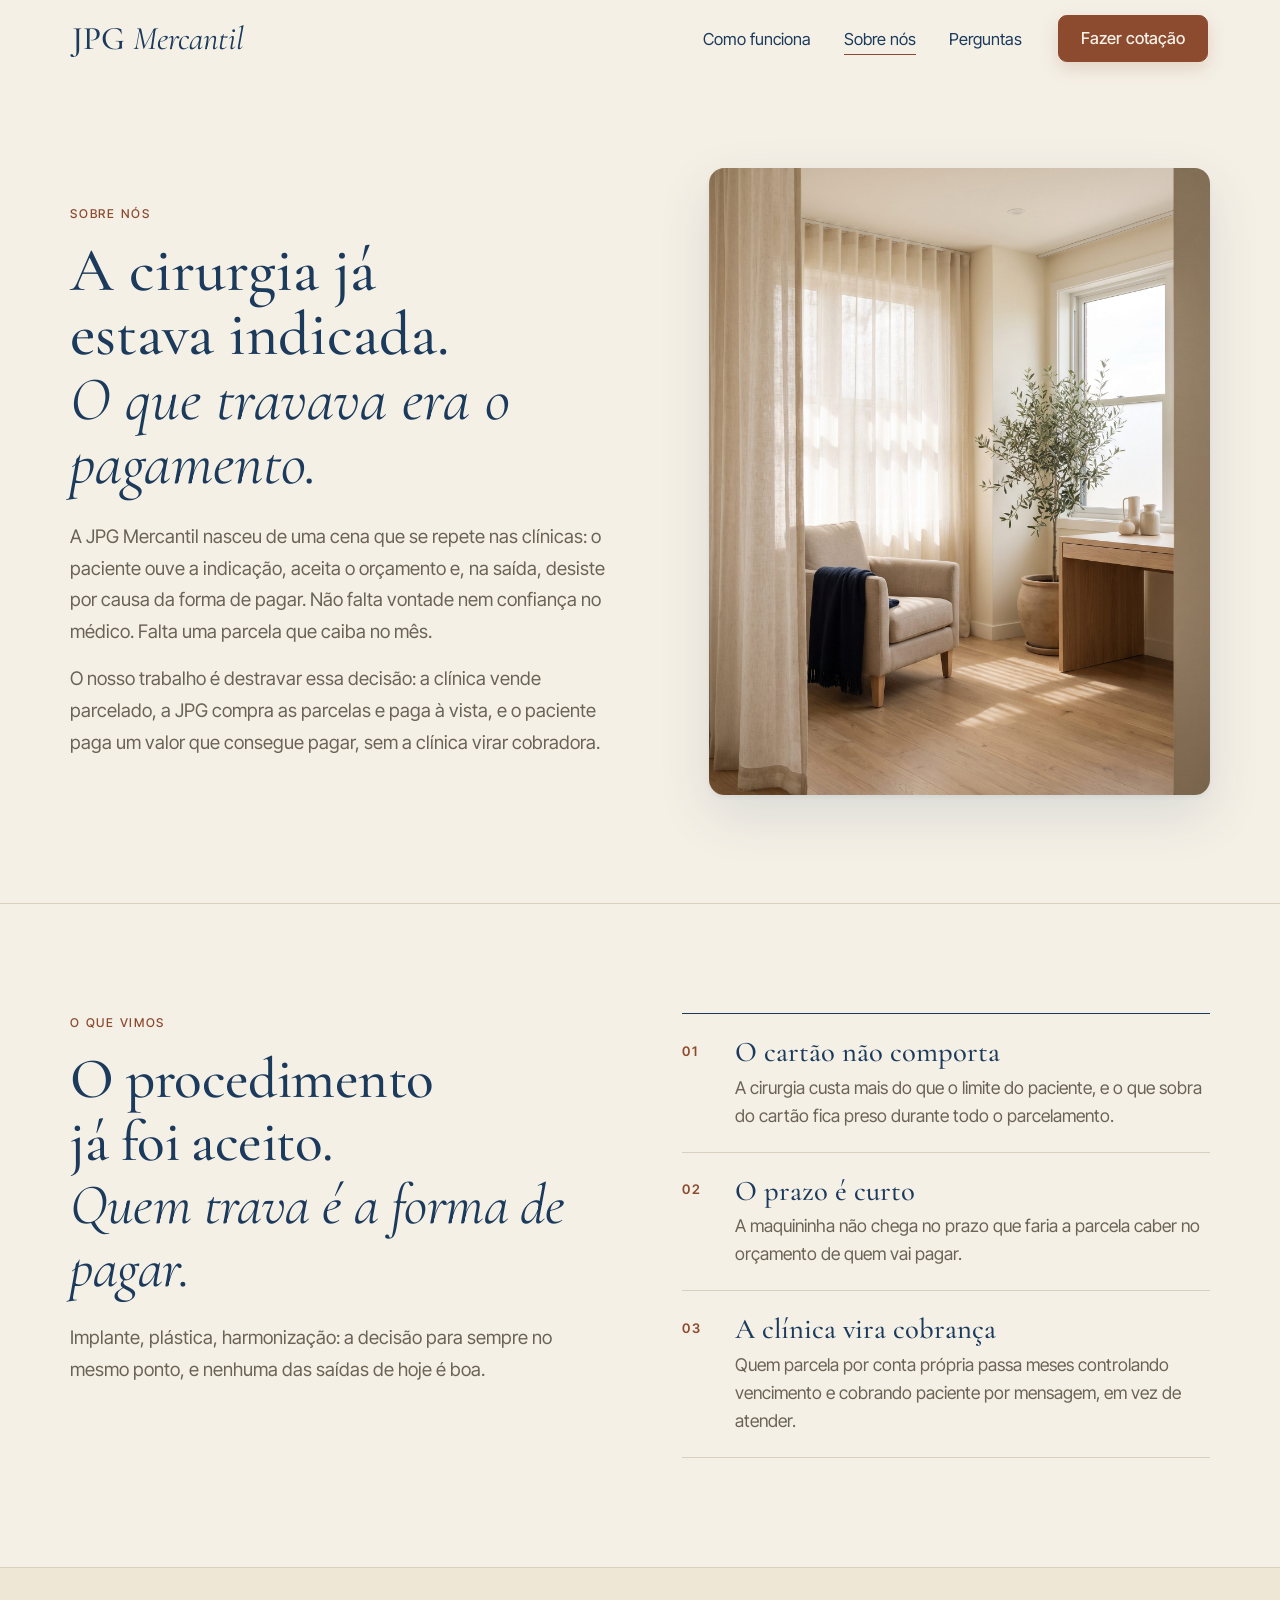
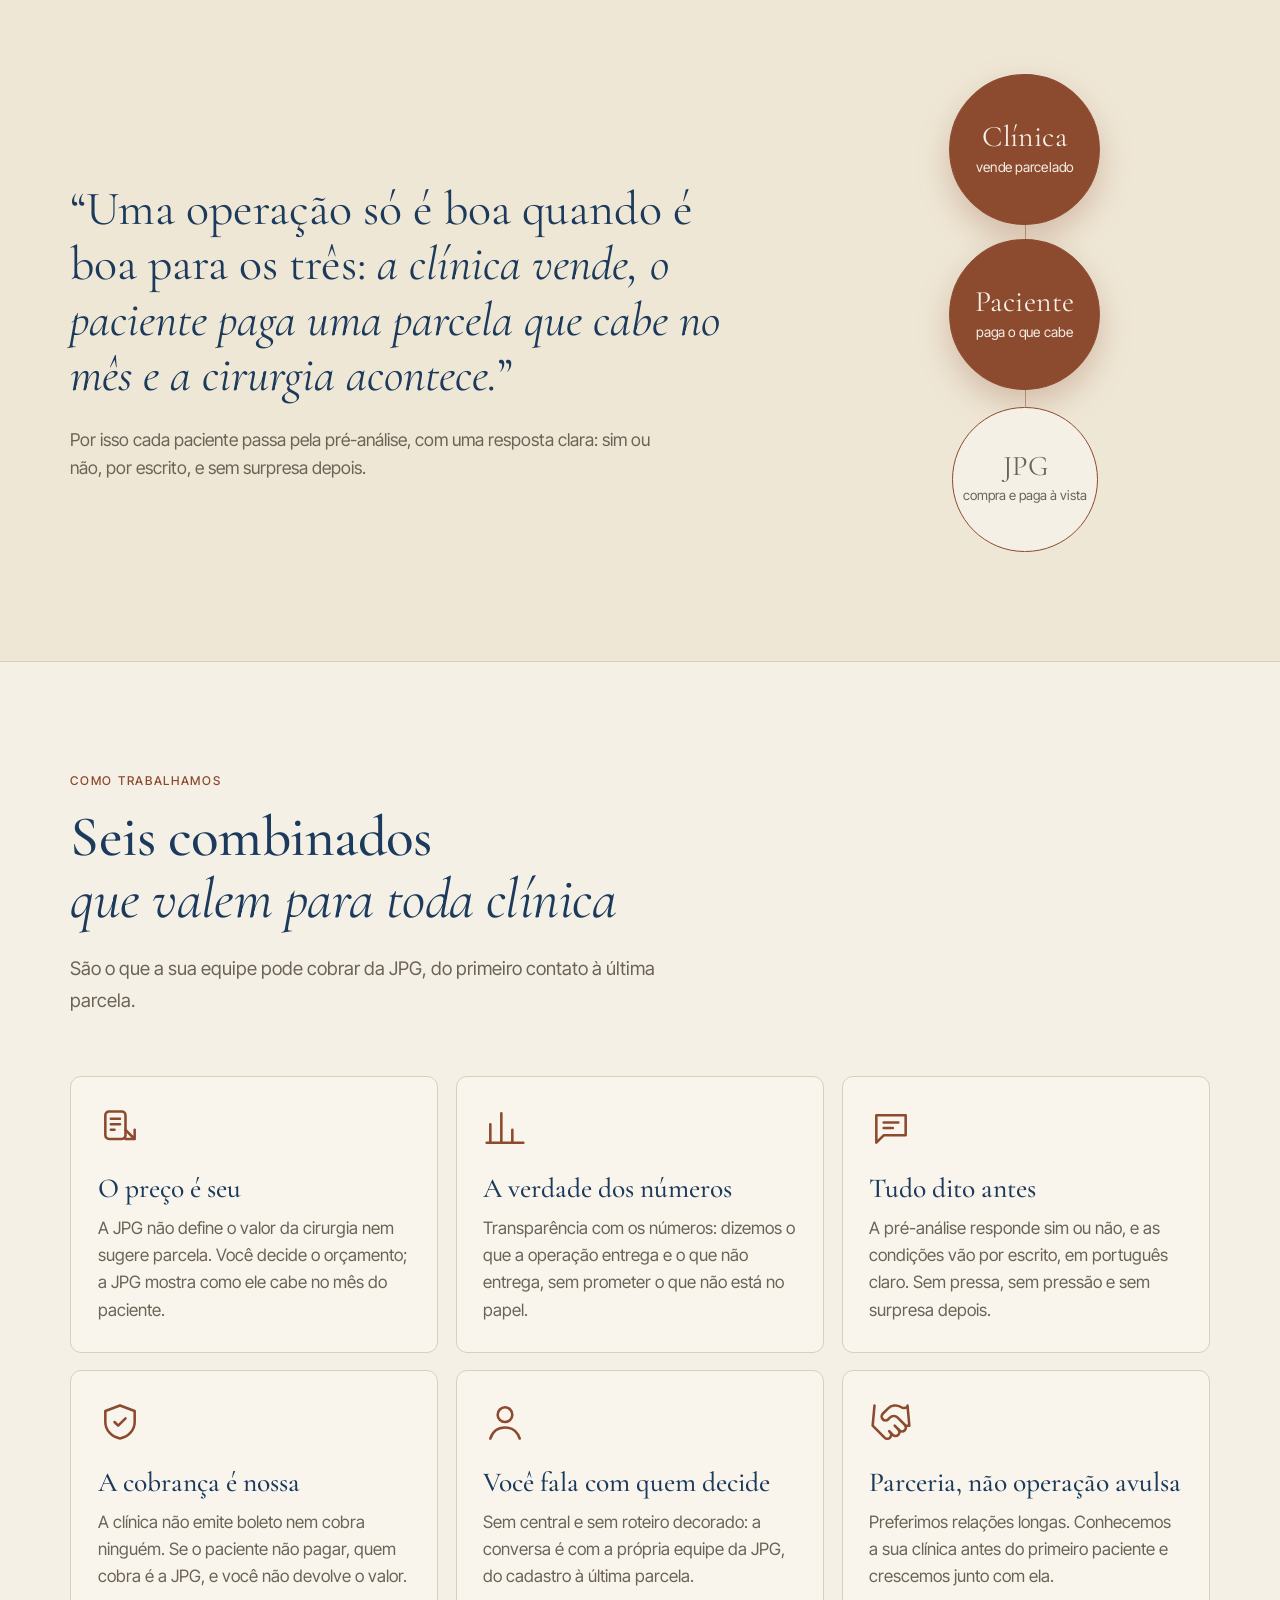
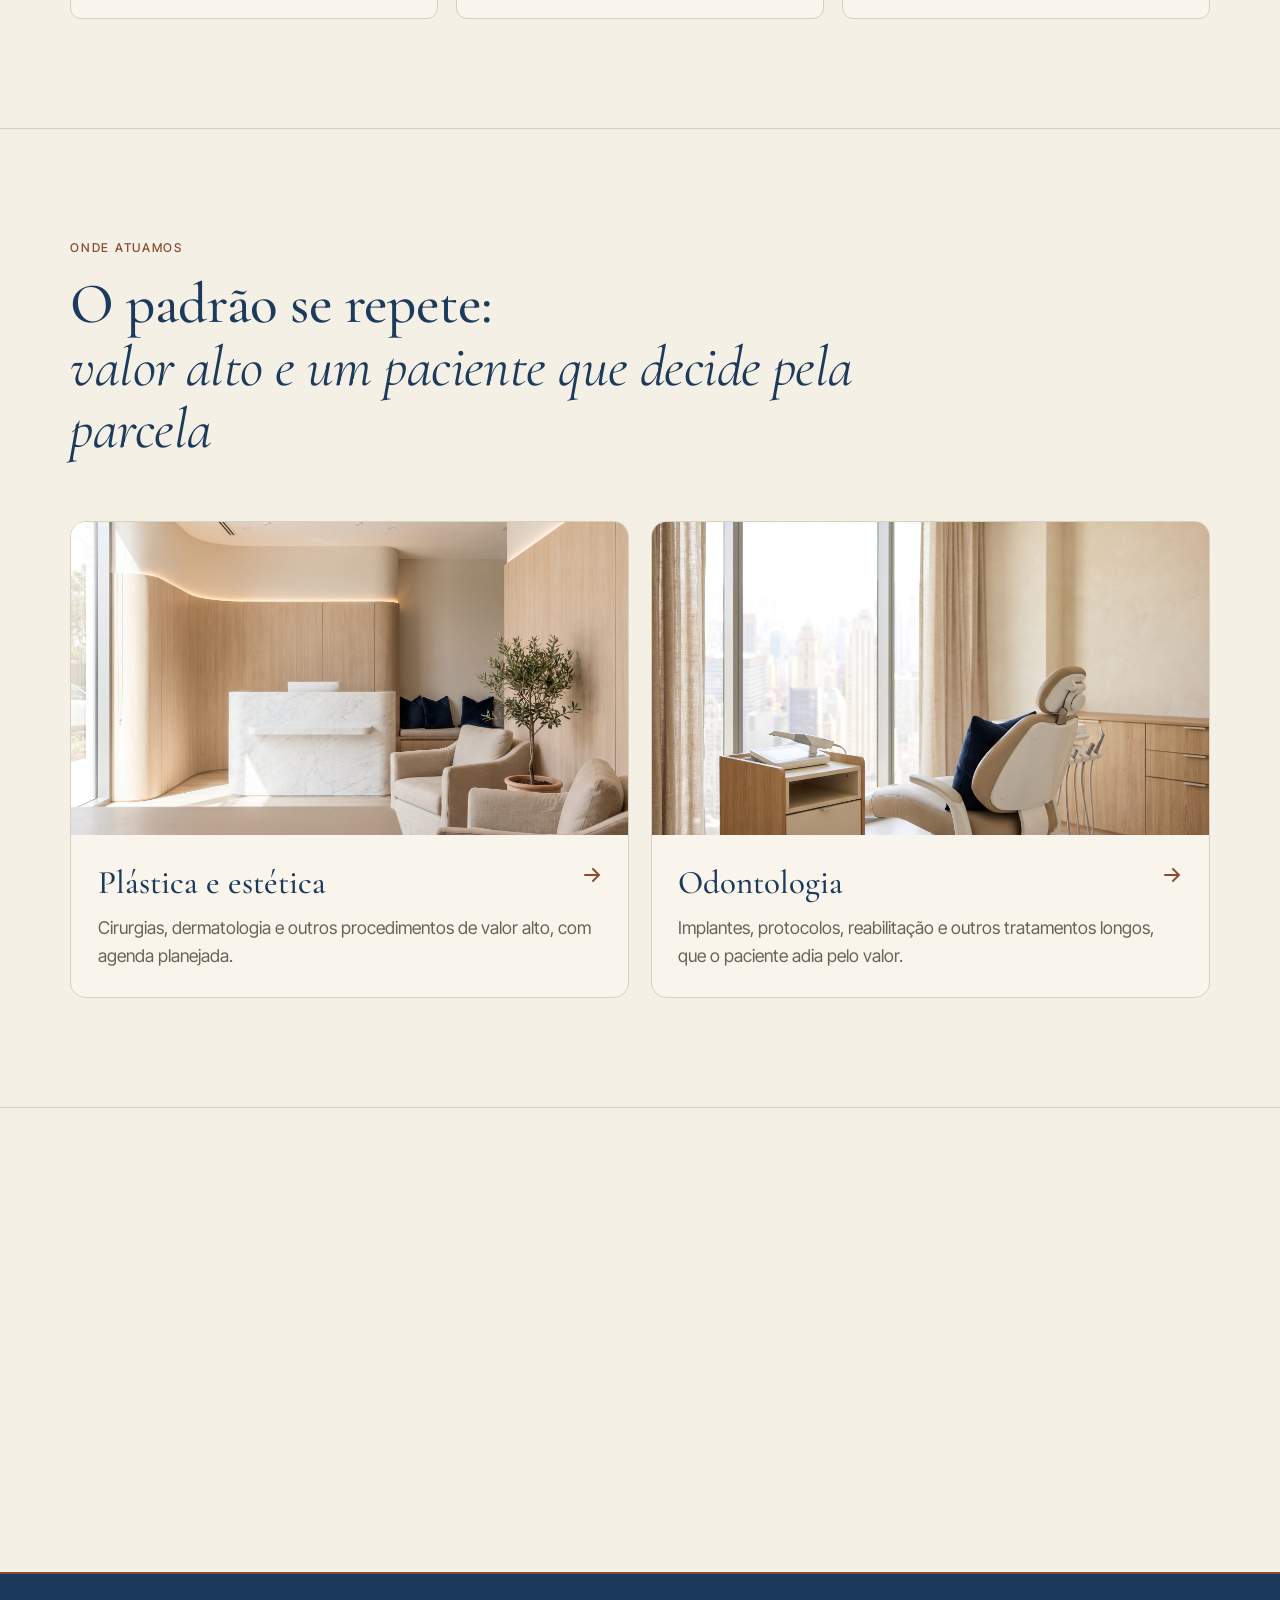
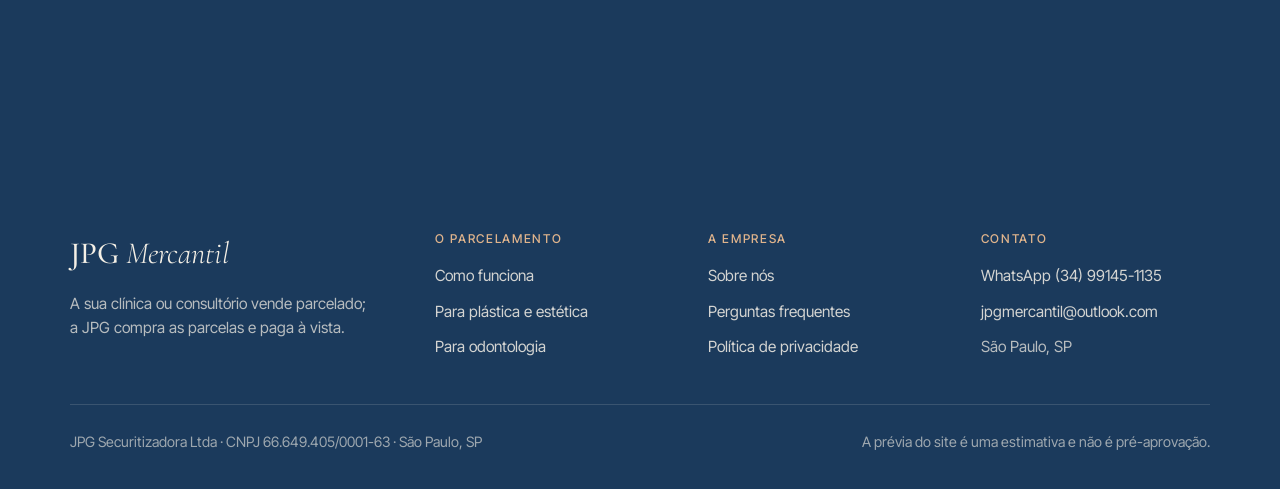
<file: sobre.html>
<!DOCTYPE html><html lang="pt-BR"> <head><meta name="robots" content="noindex, nofollow"><meta charset="utf-8"><meta name="viewport" content="width=device-width, initial-scale=1"><title>Sobre nós · JPG Mercantil</title><meta name="description" content="Por que a JPG Mercantil existe: para que o procedimento indicado aconteça, com uma parcela que o paciente consegue pagar e a clínica fora da cobrança."><!-- Monograma JPG do Brand Sheet (Visual/Logos/Flavicos (indigo).png). --><link rel="icon" type="image/png" href="favicon.png"><link rel="apple-touch-icon" href="apple-touch-icon.png"><link rel="preconnect" href="https://fonts.googleapis.com"><link rel="preconnect" href="https://fonts.gstatic.com" crossorigin><!-- Só os pesos usados: Cormorant 400/500/600 e 300 itálico; Inter Tight 400/500/600. --><link rel="stylesheet" href="https://fonts.googleapis.com/css2?family=Cormorant+Garamond:ital,wght@0,400;0,500;0,600;1,300&family=Inter+Tight:wght@400;500;600&display=swap"><script>document.documentElement.classList.add('js');</script><link rel="stylesheet" href="assets/dentistas.CKXeFnEr.css">
<link rel="stylesheet" href="assets/dentistas.CzZ2UlgP.css">
<style>.lede[data-astro-cid-huc2lya7]{margin-top:20px}
</style>
<link rel="stylesheet" href="assets/sobre.f-ZzSe-W.css"></head> <body>  <header class="nav" id="nav" data-astro-cid-5blmo7yk> <div class="nav-wrap" data-astro-cid-5blmo7yk> <div class="nav-marca" data-astro-cid-5blmo7yk> <a href="index.html" class="nav-logo" aria-label="JPG Mercantil, início" data-astro-cid-5blmo7yk>JPG <em data-astro-cid-5blmo7yk>Mercantil</em></a>  </div> <nav aria-label="Principal" id="nav-menu" data-astro-cid-5blmo7yk> <ul class="nav-links" data-astro-cid-5blmo7yk> <li data-astro-cid-5blmo7yk><a href="index.html#como-funciona" data-astro-cid-5blmo7yk>Como funciona</a></li><li data-astro-cid-5blmo7yk><a href="sobre.html" aria-current="page" data-astro-cid-5blmo7yk>Sobre nós</a></li><li data-astro-cid-5blmo7yk><a href="perguntas.html" data-astro-cid-5blmo7yk>Perguntas</a></li> </ul> </nav> <button type="button" class="btn nav-cta" data-escolher-area data-astro-cid-5blmo7yk>Fazer cotação</button> <button type="button" class="nav-botao" id="nav-botao" aria-expanded="false" aria-controls="nav-menu" data-astro-cid-5blmo7yk> <span class="sr" data-astro-cid-5blmo7yk>Abrir menu</span> <span class="traco" aria-hidden="true" data-astro-cid-5blmo7yk></span> </button> </div> </header> <!-- Antes de qualquer cotação fora da landing de um público: médico ou dentista? --> <dialog class="escolha-area" id="escolha-area" aria-labelledby="escolha-area-titulo" data-astro-cid-5blmo7yk> <div class="escolha-area-corpo" data-astro-cid-5blmo7yk> <div class="escolha-area-topo" data-astro-cid-5blmo7yk> <div data-astro-cid-5blmo7yk> <p class="escolha-area-eyebrow" data-astro-cid-5blmo7yk>Fazer uma cotação</p> <h2 class="escolha-area-titulo" id="escolha-area-titulo" data-astro-cid-5blmo7yk>Você é <em data-astro-cid-5blmo7yk>médico</em> ou <em data-astro-cid-5blmo7yk>dentista?</em></h2> </div> <button type="button" class="escolha-area-fechar" data-fechar-escolha aria-label="Fechar" data-astro-cid-5blmo7yk>&times;</button> </div> <div class="escolha-area-opcoes" data-astro-cid-5blmo7yk> <a href="simulador.html" class="escolha-area-opcao" data-astro-cid-5blmo7yk> <img src="img/v10/porta-estetica.jpg" alt="" width="640" height="427" loading="lazy" data-astro-cid-5blmo7yk> <span class="escolha-area-rotulo" data-astro-cid-5blmo7yk>Plástica e estética <span class="escolha-area-seta" aria-hidden="true" data-astro-cid-5blmo7yk>&#8594;</span></span> <span class="escolha-area-texto" data-astro-cid-5blmo7yk>Cirurgias, dermatologia e outros. Cadastro com CRM.</span> </a> <a href="simulador-dentistas.html" class="escolha-area-opcao" data-astro-cid-5blmo7yk> <img src="img/v10/porta-odonto.jpg" alt="" width="640" height="427" loading="lazy" data-astro-cid-5blmo7yk> <span class="escolha-area-rotulo" data-astro-cid-5blmo7yk>Odontologia <span class="escolha-area-seta" aria-hidden="true" data-astro-cid-5blmo7yk>&#8594;</span></span> <span class="escolha-area-texto" data-astro-cid-5blmo7yk>Implantes, protocolos, lentes e outros. Cadastro com CRO.</span> </a> </div> </div> </dialog> <script type="module">const d="jpg.publico.v1",l=document.getElementById("nav")?.dataset.publico;try{l&&localStorage.setItem(d,l);const e=l?null:localStorage.getItem(d);if(e==="medicos"||e==="dentistas"){const t=e==="medicos"?"waMedicos":"waDentistas";document.querySelectorAll("a[data-wa-medicos]").forEach(n=>{n.dataset[t]&&(n.href=n.dataset[t])})}}catch{}const o=document.getElementById("nav"),i=()=>o?.classList.toggle("rolado",window.scrollY>24);i();window.addEventListener("scroll",i,{passive:!0});const s=document.getElementById("nav-botao"),r=s?.querySelector(".sr"),c=e=>{o?.classList.toggle("aberto",e),s?.setAttribute("aria-expanded",String(e)),r&&(r.textContent=e?"Fechar menu":"Abrir menu")};s?.addEventListener("click",()=>c(!o?.classList.contains("aberto")));o?.querySelectorAll(".nav-links a").forEach(e=>e.addEventListener("click",()=>c(!1)));document.addEventListener("keydown",e=>{e.key==="Escape"&&o?.classList.contains("aberto")&&(c(!1),s?.focus())});const a=document.getElementById("escolha-area");document.addEventListener("click",e=>{!a||!e.target.closest("[data-escolher-area]")||(c(!1),a.showModal())});a?.addEventListener("click",e=>{const t=e.target;(t===a||t.closest("[data-fechar-escolha]"))&&a.close()});</script>  <main data-astro-cid-3fksv3gz> <section class="sec primeira" data-astro-cid-3fksv3gz> <div class="wrap sobre-abertura" data-astro-cid-3fksv3gz> <div data-astro-cid-3fksv3gz> <p class="eyebrow reveal" data-astro-cid-3fksv3gz>Sobre nós</p> <h1 class="sobre-titulo reveal rd1" data-astro-cid-3fksv3gz>A cirurgia já estava indicada.<br data-astro-cid-3fksv3gz><em data-astro-cid-3fksv3gz>O que travava era o pagamento.</em></h1> <p class="lede reveal rd2" data-astro-cid-3fksv3gz>
A JPG Mercantil nasceu de uma cena que se repete nas clínicas: o paciente ouve a indicação, aceita o orçamento e,
            na saída, desiste por causa da forma de pagar. Não falta vontade nem confiança no médico. Falta uma parcela que caiba no mês.
</p> <p class="lede reveal rd3" data-astro-cid-3fksv3gz>
O nosso trabalho é destravar essa decisão: a clínica vende parcelado, a JPG compra as parcelas e paga à vista, e o
            paciente paga um valor que consegue pagar, sem a clínica virar cobradora.
</p> </div> <div class="sobre-foto reveal rd1" data-astro-cid-3fksv3gz> <img src="img/v10/sobre-consultorio.jpg" alt="Consultório vazio com luz da manhã, poltrona e mesa de madeira" width="1760" height="2200" fetchpriority="high" data-astro-cid-3fksv3gz> </div> </div> </section> <section class="sec" data-astro-cid-3fksv3gz> <div class="wrap duas-colunas" data-astro-cid-3fksv3gz> <div class="reveal" data-astro-cid-huc2lya7> <p class="eyebrow" data-astro-cid-huc2lya7>O que vimos</p> <h2 class="titulo" data-astro-cid-huc2lya7>O procedimento já foi aceito.<br data-astro-cid-huc2lya7><em data-astro-cid-huc2lya7>Quem trava é a forma de pagar.</em></h2> <p class="lede" data-astro-cid-huc2lya7>Implante, plástica, harmonização: a decisão para sempre no mesmo ponto, e nenhuma das saídas de hoje é boa.</p> </div>  <ol class="vimos" data-astro-cid-3fksv3gz> <li class="reveal rd1" data-astro-cid-3fksv3gz><h3 data-astro-cid-3fksv3gz>O cartão não comporta</h3><p data-astro-cid-3fksv3gz>A cirurgia custa mais do que o limite do paciente, e o que sobra do cartão fica preso durante todo o parcelamento.</p></li><li class="reveal rd2" data-astro-cid-3fksv3gz><h3 data-astro-cid-3fksv3gz>O prazo é curto</h3><p data-astro-cid-3fksv3gz>A maquininha não chega no prazo que faria a parcela caber no orçamento de quem vai pagar.</p></li><li class="reveal rd3" data-astro-cid-3fksv3gz><h3 data-astro-cid-3fksv3gz>A clínica vira cobrança</h3><p data-astro-cid-3fksv3gz>Quem parcela por conta própria passa meses controlando vencimento e cobrando paciente por mensagem, em vez de atender.</p></li> </ol> </div> </section> <section class="sec move" data-astro-cid-3fksv3gz> <div class="wrap move-grid" data-astro-cid-3fksv3gz> <div data-astro-cid-3fksv3gz> <p class="eyebrow reveal" data-astro-cid-3fksv3gz>O que nos move</p> <p class="move-frase reveal rd1" data-astro-cid-3fksv3gz>
“Uma operação só é boa quando é boa para os três: <em data-astro-cid-3fksv3gz>a clínica vende, o paciente paga uma parcela que cabe no mês e a
            cirurgia acontece.</em>”
</p> <p class="move-apoio reveal rd2" data-astro-cid-3fksv3gz>
Por isso cada paciente passa pela pré-análise, com uma resposta clara: sim ou não, por escrito, e sem surpresa
            depois.
</p> </div> <ol class="tres reveal rd2" aria-label="Os três lados" data-astro-cid-3fksv3gz> <li data-astro-cid-3fksv3gz><span data-astro-cid-3fksv3gz>Clínica</span><small data-astro-cid-3fksv3gz>vende parcelado</small></li> <li data-astro-cid-3fksv3gz><span data-astro-cid-3fksv3gz>Paciente</span><small data-astro-cid-3fksv3gz>paga o que cabe</small></li> <li data-astro-cid-3fksv3gz><span data-astro-cid-3fksv3gz>JPG</span><small data-astro-cid-3fksv3gz>compra e paga à vista</small></li> </ol> </div> </section> <section class="sec" data-astro-cid-3fksv3gz> <div class="wrap" data-astro-cid-3fksv3gz> <div class="topo" data-astro-cid-3fksv3gz> <div class="reveal" data-astro-cid-huc2lya7> <p class="eyebrow" data-astro-cid-huc2lya7>Como trabalhamos</p> <h2 class="titulo" data-astro-cid-huc2lya7>Seis combinados<br data-astro-cid-huc2lya7><em data-astro-cid-huc2lya7>que valem para toda clínica</em></h2> <p class="lede" data-astro-cid-huc2lya7>São o que a sua equipe pode cobrar da JPG, do primeiro contato à última parcela.</p> </div>  </div> <ul class="principios" data-astro-cid-3fksv3gz> <li class="principio reveal rd1" data-astro-cid-3fksv3gz> <svg viewBox="0 0 24 24" aria-hidden="true" data-astro-cid-3fksv3gz><rect x="4" y="3" width="11" height="15" rx="2"/><path d="M7 7h5M7 10h5M7 13h2"/><path d="M15 13l5 5M20 13v5h-5"/></svg> <h3 data-astro-cid-3fksv3gz>O preço é seu</h3> <p data-astro-cid-3fksv3gz>A JPG não define o valor da cirurgia nem sugere parcela. Você decide o orçamento; a JPG mostra como ele cabe no mês do paciente.</p> </li><li class="principio reveal rd2" data-astro-cid-3fksv3gz> <svg viewBox="0 0 24 24" aria-hidden="true" data-astro-cid-3fksv3gz><path d="M4 20V10M10 20V4M16 20v-7M22 20H2"/></svg> <h3 data-astro-cid-3fksv3gz>A verdade dos números</h3> <p data-astro-cid-3fksv3gz>Transparência com os números: dizemos o que a operação entrega e o que não entrega, sem prometer o que não está no papel.</p> </li><li class="principio reveal rd3" data-astro-cid-3fksv3gz> <svg viewBox="0 0 24 24" aria-hidden="true" data-astro-cid-3fksv3gz><path d="M4 5h16v11H8l-4 4z"/><path d="M8 9h8M8 12h5"/></svg> <h3 data-astro-cid-3fksv3gz>Tudo dito antes</h3> <p data-astro-cid-3fksv3gz>A pré-análise responde sim ou não, e as condições vão por escrito, em português claro. Sem pressa, sem pressão e sem surpresa depois.</p> </li><li class="principio reveal rd1" data-astro-cid-3fksv3gz> <svg viewBox="0 0 24 24" aria-hidden="true" data-astro-cid-3fksv3gz><path d="M12 3l8 3v6c0 4.5-3.4 8-8 9-4.6-1-8-4.5-8-9V6z"/><path d="M9 12l2 2 4-4"/></svg> <h3 data-astro-cid-3fksv3gz>A cobrança é nossa</h3> <p data-astro-cid-3fksv3gz>A clínica não emite boleto nem cobra ninguém. Se o paciente não pagar, quem cobra é a JPG, e você não devolve o valor.</p> </li><li class="principio reveal rd2" data-astro-cid-3fksv3gz> <svg viewBox="0 0 24 24" aria-hidden="true" data-astro-cid-3fksv3gz><circle cx="12" cy="8" r="4"/><path d="M4 21c1.3-4 4.3-6 8-6s6.7 2 8 6"/></svg> <h3 data-astro-cid-3fksv3gz>Você fala com quem decide</h3> <p data-astro-cid-3fksv3gz>Sem central e sem roteiro decorado: a conversa é com a própria equipe da JPG, do cadastro à última parcela.</p> </li><li class="principio reveal rd3" data-astro-cid-3fksv3gz> <svg viewBox="0 0 24 24" aria-hidden="true" data-astro-cid-3fksv3gz><path d="m11 17 2 2a1 1 0 1 0 3-3"/><path d="m14 14 2.5 2.5a1 1 0 1 0 3-3l-3.88-3.88a3 3 0 0 0-4.24 0l-.88.88a1 1 0 1 1-3-3l2.81-2.81a5.79 5.79 0 0 1 7.06-.87l.47.28a2 2 0 0 0 1.42.25L21 4"/><path d="m21 3 1 11h-2"/><path d="M3 3 2 14l6.5 6.5a1 1 0 1 0 3-3"/></svg> <h3 data-astro-cid-3fksv3gz>Parceria, não operação avulsa</h3> <p data-astro-cid-3fksv3gz>Preferimos relações longas. Conhecemos a sua clínica antes do primeiro paciente e crescemos junto com ela.</p> </li> </ul> </div> </section> <section class="sec" data-astro-cid-3fksv3gz> <div class="wrap" data-astro-cid-3fksv3gz> <div class="topo" data-astro-cid-3fksv3gz> <div class="reveal" data-astro-cid-huc2lya7> <p class="eyebrow" data-astro-cid-huc2lya7>Onde atuamos</p> <h2 class="titulo" data-astro-cid-huc2lya7>O padrão se repete:<br data-astro-cid-huc2lya7><em data-astro-cid-huc2lya7>valor alto e um paciente que decide pela parcela</em></h2>  </div>  </div> <ul class="lugares" data-astro-cid-3fksv3gz> <li class="reveal rd1" data-astro-cid-3fksv3gz> <a href="medicos.html" class="lugar" data-astro-cid-3fksv3gz> <div class="lugar-foto" data-astro-cid-3fksv3gz><img src="img/v10/porta-estetica.jpg" alt="Recepção de uma clínica de estética" width="1320" height="880" loading="lazy" data-astro-cid-3fksv3gz></div> <div class="lugar-texto" data-astro-cid-3fksv3gz> <h3 data-astro-cid-3fksv3gz>Plástica e estética <span aria-hidden="true" data-astro-cid-3fksv3gz>&#8594;</span></h3> <p data-astro-cid-3fksv3gz>Cirurgias, dermatologia e outros procedimentos de valor alto, com agenda planejada.</p> </div> </a> </li><li class="reveal rd2" data-astro-cid-3fksv3gz> <a href="dentistas.html" class="lugar" data-astro-cid-3fksv3gz> <div class="lugar-foto" data-astro-cid-3fksv3gz><img src="img/v10/porta-odonto.jpg" alt="Consultório odontológico com a cadeira vazia" width="1320" height="880" loading="lazy" data-astro-cid-3fksv3gz></div> <div class="lugar-texto" data-astro-cid-3fksv3gz> <h3 data-astro-cid-3fksv3gz>Odontologia <span aria-hidden="true" data-astro-cid-3fksv3gz>&#8594;</span></h3> <p data-astro-cid-3fksv3gz>Implantes, protocolos, reabilitação e outros tratamentos longos, que o paciente adia pelo valor.</p> </div> </a> </li> </ul> </div> </section> <section class="sec" data-astro-cid-3fksv3gz> <div class="wrap socios" data-astro-cid-3fksv3gz> <div class="reveal" data-astro-cid-huc2lya7> <p class="eyebrow" data-astro-cid-huc2lya7>Quem está por trás</p> <h2 class="titulo" data-astro-cid-huc2lya7>Três sócios,<br data-astro-cid-huc2lya7><em data-astro-cid-huc2lya7>perto de cada parceria</em></h2> <p class="lede" data-astro-cid-huc2lya7>A JPG é tocada pelos próprios sócios, que acompanham de perto cada clínica e cada consultório parceiro.</p> </div>  <ul class="socios-nomes reveal rd1" data-astro-cid-3fksv3gz> <li data-astro-cid-3fksv3gz>João Antônio Barbosa Paiva</li><li data-astro-cid-3fksv3gz>Pedro Henrique Vieira Maluli</li><li data-astro-cid-3fksv3gz>Guilherme Barros Fleury Lobo</li> </ul> </div> </section> </main> <section class="faixa" data-astro-cid-3fksv3gz> <div class="wrap faixa-wrap reveal" data-astro-cid-3fksv3gz> <p data-astro-cid-3fksv3gz>Conheça as condições para a sua clínica ou o seu consultório.</p> <button type="button" class="btn" data-escolher-area data-astro-cid-3fksv3gz>Fazer cotação<span class="seta" aria-hidden="true" data-astro-cid-3fksv3gz>&#8594;</span></button> </div> </section> <footer class="rodape" data-astro-cid-wamvvw7j> <div class="wrap" data-astro-cid-wamvvw7j> <div class="rodape-grade" data-astro-cid-wamvvw7j> <div class="rodape-marca" data-astro-cid-wamvvw7j> <a href="index.html" class="rodape-logo" data-astro-cid-wamvvw7j>JPG <em data-astro-cid-wamvvw7j>Mercantil</em></a> <p data-astro-cid-wamvvw7j>A sua clínica ou consultório vende parcelado; a JPG compra as parcelas e paga à vista.</p> </div> <nav aria-label="O parcelamento" data-astro-cid-wamvvw7j> <p class="rodape-titulo" data-astro-cid-wamvvw7j>O parcelamento</p> <ul data-astro-cid-wamvvw7j><li data-astro-cid-wamvvw7j><a href="index.html#como-funciona" data-astro-cid-wamvvw7j>Como funciona</a></li><li data-astro-cid-wamvvw7j><a href="medicos.html" data-astro-cid-wamvvw7j>Para plástica e estética</a></li><li data-astro-cid-wamvvw7j><a href="dentistas.html" data-astro-cid-wamvvw7j>Para odontologia</a></li></ul> </nav> <nav aria-label="A empresa" data-astro-cid-wamvvw7j> <p class="rodape-titulo" data-astro-cid-wamvvw7j>A empresa</p> <ul data-astro-cid-wamvvw7j><li data-astro-cid-wamvvw7j><a href="sobre.html" data-astro-cid-wamvvw7j>Sobre nós</a></li><li data-astro-cid-wamvvw7j><a href="perguntas.html" data-astro-cid-wamvvw7j>Perguntas frequentes</a></li><li data-astro-cid-wamvvw7j><a href="privacidade.html" data-astro-cid-wamvvw7j>Política de privacidade</a></li></ul> </nav> <div data-astro-cid-wamvvw7j> <p class="rodape-titulo" data-astro-cid-wamvvw7j>Contato</p> <ul data-astro-cid-wamvvw7j> <li data-astro-cid-wamvvw7j><a href="https://wa.me/5534991451135?text=Ol%C3%A1!%20Vim%20pelo%20site%20da%20JPG%20Mercantil%20e%20quero%20entender%20como%20funciona%20o%20parcelamento%20para%20os%20meus%20pacientes." data-wa-medicos="https://wa.me/5534991451135?text=Ol%C3%A1!%20Vim%20pelo%20site%20da%20JPG%20Mercantil.%20Sou%20m%C3%A9dico%20e%20quero%20entender%20como%20funciona%20o%20parcelamento%20para%20os%20meus%20pacientes." data-wa-dentistas="https://wa.me/5534991451135?text=Ol%C3%A1!%20Vim%20pelo%20site%20da%20JPG%20Mercantil.%20Sou%20dentista%20e%20quero%20entender%20como%20funciona%20o%20parcelamento%20para%20os%20meus%20pacientes." class="astro-wamvvw7j" target="_blank" rel="noopener" data-astro-cid-wamvvw7j>WhatsApp (34) 99145-1135</a></li> <li data-astro-cid-wamvvw7j><a href="mailto:jpgmercantil@outlook.com" data-astro-cid-wamvvw7j>jpgmercantil@outlook.com</a></li> <li data-astro-cid-wamvvw7j>São Paulo, SP</li> </ul> </div> </div> <div class="rodape-base" data-astro-cid-wamvvw7j> <p data-astro-cid-wamvvw7j>JPG Securitizadora Ltda · CNPJ 66.649.405/0001-63 · São Paulo, SP</p> <p data-astro-cid-wamvvw7j>A prévia do site é uma estimativa e não é pré-aprovação.</p> </div> </div> </footer>   <script type="module">const r=document.querySelectorAll(".reveal");if("IntersectionObserver"in window){const e=new IntersectionObserver(n=>{for(const t of n)t.isIntersecting&&(t.target.classList.add("in"),e.unobserve(t.target))},{rootMargin:"0px 0px -8% 0px"});r.forEach(n=>e.observe(n))}else r.forEach(e=>e.classList.add("in"));</script> </body> </html> <script type="module">const s=document.querySelector(".tres");if(s&&"IntersectionObserver"in window){const e=new IntersectionObserver(([r])=>{r.isIntersecting&&(e.disconnect(),s.querySelectorAll("li").forEach((t,o)=>setTimeout(()=>t.classList.add("aceso"),250+o*450)))},{threshold:.5});e.observe(s)}else s?.querySelectorAll("li").forEach(e=>e.classList.add("aceso"));</script>
</file>
<file: assets/dentistas.CKXeFnEr.css>
:root{--papel: #F5F0E6;--papel-2: #EFE7D6;--claro: #F9F5EC;--marfim: #FCF9F2;--indigo: #1B3A5C;--indigo-2: #27517E;--terracota: #8C4A2F;--terracota-escura: #733B24;--terracota-clara: #E0B48C;--slate: #6B6356;--borda: #D9CFBE;--alerta: #9A2F2F;--f-disp: "Cormorant Garamond", "Iowan Old Style", Georgia, serif;--f-corpo: "Inter Tight", -apple-system, BlinkMacSystemFont, "Segoe UI", sans-serif;--curva: cubic-bezier(.16, 1, .3, 1);--raio: 3px;--sombra: 0 1px 2px rgba(27, 58, 92, .06), 0 10px 28px rgba(27, 58, 92, .08)}*,*:before,*:after{box-sizing:border-box;margin:0;padding:0}html,body{background:var(--papel)}body{color:var(--indigo);font-family:var(--f-corpo);font-size:16px;line-height:1.6;font-variant-numeric:lining-nums;-webkit-font-smoothing:antialiased}img{max-width:100%;display:block}a{color:inherit}button,input,select,textarea{font:inherit;color:inherit}:focus-visible{outline:2px solid var(--terracota);outline-offset:2px}[hidden]{display:none!important}.eyebrow{font-size:11px;font-weight:500;letter-spacing:.14em;text-transform:uppercase;color:var(--terracota);margin-bottom:14px}.titulo{font-family:var(--f-disp);font-weight:500;letter-spacing:-.01em;text-wrap:balance}.titulo em{font-weight:300;font-style:italic}.lede{font-size:17px;line-height:1.7;color:var(--slate);max-width:54ch}.btn{display:inline-flex;align-items:center;justify-content:center;gap:10px;min-height:48px;padding:12px 24px;background:var(--terracota);color:var(--papel);border:1px solid var(--terracota);border-radius:var(--raio);font-size:15px;font-weight:500;text-decoration:none;cursor:pointer;transition:background .2s ease,border-color .2s ease,color .2s ease}.btn:hover{background:var(--terracota-escura);border-color:var(--terracota-escura)}.btn-contorno{background:transparent;border-color:var(--indigo);color:var(--indigo)}.btn-contorno:hover{background:var(--indigo);border-color:var(--indigo);color:var(--papel)}.seta{transition:transform .4s var(--curva)}.btn:hover .seta{transform:translate(4px)}.link{background:none;border:0;padding:2px 0;cursor:pointer;font-size:15px;font-weight:500;color:var(--indigo);text-decoration:underline;text-decoration-color:var(--terracota);text-decoration-thickness:1px;text-underline-offset:5px}.link:hover{color:var(--terracota)}.caixa{background:var(--claro);border:1px solid var(--borda);border-radius:var(--raio)}.campos{display:grid;grid-template-columns:repeat(2,minmax(0,1fr));gap:18px 20px}.largo{grid-column:1 / -1}.campo{display:flex;flex-direction:column;gap:6px}.rotulo,.campo>span:first-child{font-size:13px;font-weight:500;color:var(--slate)}.campo input,.campo select,.campo textarea{width:100%;min-height:48px;padding:11px 14px;background:var(--marfim);color:var(--indigo);border:1px solid var(--borda);border-radius:var(--raio);font-size:16px}.campo textarea{resize:vertical}.campo input:focus,.campo select:focus,.campo textarea:focus{outline:none;border-color:var(--terracota);box-shadow:0 0 0 1px var(--terracota)}.erro{color:var(--alerta);font-size:14px}.erro:empty{display:none}.com-prefixo{display:flex;align-items:center;background:var(--marfim);border:1px solid var(--borda);border-radius:var(--raio)}.com-prefixo:focus-within{border-color:var(--terracota);box-shadow:0 0 0 1px var(--terracota)}.com-prefixo>span{padding:0 12px;font-size:15px;color:var(--slate)}.campo .com-prefixo input{padding-left:0;border:0;background:transparent;box-shadow:none;font-size:18px;font-weight:600}.busca-caixa{position:relative;margin-top:8px}.busca-campo{width:100%;min-height:52px;padding:12px 16px;background:var(--marfim);border:1px solid var(--borda);border-radius:var(--raio);font-size:17px;color:var(--indigo)}.busca-campo:focus{outline:none;border-color:var(--terracota);box-shadow:0 0 0 1px var(--terracota)}.busca-lista{position:absolute;z-index:10;left:0;right:0;top:calc(100% + 4px);max-height:320px;overflow-y:auto;list-style:none;background:var(--marfim);border:1px solid var(--borda);border-radius:var(--raio);box-shadow:var(--sombra)}.busca-op{display:flex;justify-content:space-between;align-items:baseline;gap:12px;padding:12px 16px;cursor:pointer;font-size:15px}.busca-op small{font-size:12px;color:var(--slate);white-space:nowrap}.busca-op[aria-selected=true]{background:var(--papel-2)}.busca-livre{border-top:1px solid var(--borda);font-weight:600}.logo{font-family:var(--f-disp);font-size:26px;font-weight:500;line-height:1;color:var(--papel);text-decoration:none;white-space:nowrap}.logo em{font-weight:300}@media(max-width:760px){.campos{grid-template-columns:1fr}}@media(prefers-reduced-motion:reduce){*,*:before,*:after{transition:none!important}}:root{--raio-2: 10px;--sombra-2: 0 2px 4px rgba(27, 58, 92, .05), 0 18px 48px rgba(27, 58, 92, .12)}.btn{border-radius:8px;box-shadow:0 6px 16px #8c4a2f2e}.btn:hover{box-shadow:0 10px 22px #8c4a2f3d}.btn-contorno{box-shadow:none}.caixa{border-radius:var(--raio-2)}.titulo em{font-weight:400}.previa{position:relative;padding:26px 26px 22px;background:#fcf9f2f5;border:1px solid var(--borda);border-radius:14px;box-shadow:var(--sombra-2);-webkit-backdrop-filter:blur(6px);backdrop-filter:blur(6px)}.previa-topo{display:flex;flex-wrap:wrap;justify-content:space-between;align-items:center;gap:8px 12px;margin-bottom:18px}.previa-titulo{font-family:var(--f-disp);font-weight:500;font-size:28px;line-height:1.05}.previa-selo{flex:none;font-size:10px;font-weight:600;letter-spacing:.12em;text-transform:uppercase;padding:5px 9px;border-radius:99px;background:var(--papel-2);color:var(--terracota)}.previa-linha{display:flex;justify-content:space-between;align-items:center;gap:12px;margin-top:16px}.previa-rotulo{font-size:14px;color:var(--slate)}.previa-valor{font-size:20px;font-weight:600;font-variant-numeric:tabular-nums}.previa-range{--cheio: 30%;-webkit-appearance:none;appearance:none;width:100%;height:24px;margin-top:8px;background:transparent;cursor:pointer}.previa-range::-webkit-slider-runnable-track{height:6px;border-radius:99px;background:linear-gradient(to right,var(--terracota) var(--cheio),var(--borda) var(--cheio))}.previa-range::-moz-range-track{height:6px;border-radius:99px;background:var(--borda)}.previa-range::-moz-range-progress{height:6px;border-radius:99px;background:var(--terracota)}.previa-range::-webkit-slider-thumb{-webkit-appearance:none;width:22px;height:22px;margin-top:-8px;border-radius:50%;background:var(--marfim);border:2px solid var(--terracota);box-shadow:0 2px 8px #8c4a2f59;transition:transform .2s var(--curva)}.previa-range::-moz-range-thumb{width:18px;height:18px;border-radius:50%;background:var(--marfim);border:2px solid var(--terracota)}.previa-range:active::-webkit-slider-thumb{transform:scale(1.15)}.previa-escala{display:flex;justify-content:space-between;font-size:11px;color:var(--slate)}.previa-passo{display:inline-flex;align-items:center;border:1px solid var(--borda);border-radius:8px;background:var(--marfim)}.previa-passo button{width:38px;height:36px;border:0;background:none;cursor:pointer;font-size:18px;color:var(--indigo)}.previa-passo button:disabled{color:var(--borda);cursor:default}.previa-passo button:not(:disabled):hover{color:var(--terracota)}.previa-passo output{min-width:48px;text-align:center;font-weight:600;border-inline:1px solid var(--borda);line-height:36px}.previa-prazos{display:flex;flex-wrap:wrap;gap:7px;margin-top:12px}.previa-prazo{position:relative;min-width:50px;height:36px;padding:0 12px;cursor:pointer;border:1px solid var(--borda);border-radius:8px;background:var(--marfim);font-size:14px;font-weight:600;color:var(--indigo);transition:background .2s ease,border-color .2s ease,color .2s ease,transform .2s var(--curva)}.previa-prazo:not(:disabled):hover{border-color:var(--terracota);transform:translateY(-1px)}.previa-prazo[aria-pressed=true]{background:var(--terracota);border-color:var(--terracota);color:var(--papel)}.previa-resultado{margin-top:14px;padding:16px;text-align:center;border:1px solid var(--borda);border-radius:10px;background:var(--claro)}.previa-paga{font-size:14px;color:var(--slate)}.previa-parcela{font-size:17px;margin-top:2px}.previa-parcela strong{display:block;font-size:34px;line-height:1.15;font-variant-numeric:tabular-nums;color:var(--indigo)}.previa-analise{margin-top:8px;font-size:13px;color:var(--slate)}.previa.manual .previa-parcela strong{font-size:24px}.previa-botao{width:100%;margin-top:16px}.previa-nota{margin-top:10px;font-size:11.5px;line-height:1.45;color:var(--slate);text-align:center}#comparativo .tabela{border-radius:var(--raio-2)}#comparativo thead th.jpg{color:var(--terracota)}#comparativo td.jpg{position:relative;background:#8c4a2f0b;padding-left:16px;padding-right:20px;border-left:2px solid var(--terracota);text-wrap:balance}#comparativo .tabela{padding-right:0}#comparativo tbody tr{transition:background .2s ease}#comparativo tbody tr:hover{background:#1b3a5c08}@media(max-width:420px){.previa{padding:22px 18px 18px}.previa-topo{flex-direction:column-reverse;align-items:flex-start}.previa-parcela strong{font-size:30px}}:root{--zoom: 1}@media(min-width:1280px){:root{--zoom: 1.1}}@media(min-width:1440px){:root{--zoom: 1.2}}@media(min-width:1600px){:root{--zoom: 1.3}}@media(min-width:1800px){:root{--zoom: 1.45}}@media(min-width:2300px){:root{--zoom: 1.7}}html{zoom:var(--zoom)}@media(min-width:1100px){.wrap,.nav-wrap{max-width:1240px}.sec,.hero,.fechamento,.rodape,.faixa,.nav-wrap{padding-left:clamp(20px,3vw,40px);padding-right:clamp(20px,3vw,40px)}}.entrar,.app{min-height:calc(100vh / var(--zoom))}@media(max-width:860px){.app{grid-template-rows:auto auto 1fr}.hero-foto img{opacity:.55}.hero-foto:after{content:"";position:absolute;inset:0;background:linear-gradient(to bottom,rgba(245,240,230,.45) 0%,rgba(245,240,230,.82) 55%,var(--papel) 100%)}.nav-cta{min-height:38px;padding:6px 12px;font-size:14px}}@media(min-width:1600px){section.hero#inicio{padding-top:92px;padding-bottom:40px}.previa{padding:20px 22px 16px}.previa-topo{flex-wrap:nowrap;margin-bottom:10px}.previa-titulo{font-size:24px}.previa-linha{margin-top:10px}.previa-prazos{margin-top:8px}.previa-resultado{margin-top:10px;padding:10px}.previa-parcela strong{font-size:28px}.previa-botao{margin-top:10px;min-height:42px}}@media(max-width:700px){#comparativo .tabela{padding:4px 18px;overflow:visible}#comparativo table{display:block;min-width:0}#comparativo thead{position:absolute;width:1px;height:1px;overflow:hidden;clip:rect(0 0 0 0);white-space:nowrap}#comparativo tbody{display:block}#comparativo tbody tr{display:block;padding:18px 0;border-top:1px solid var(--borda)}#comparativo tbody tr:first-child{border-top:0}#comparativo tbody th{display:block;width:auto;padding:0 0 8px;font-size:12px;font-weight:600;letter-spacing:.1em;text-transform:uppercase;color:var(--terracota)}#comparativo td{display:block;padding:6px 0;font-size:16px}#comparativo td:before{content:attr(data-label);display:block;margin-bottom:2px;font-size:11px;letter-spacing:.1em;text-transform:uppercase;color:var(--slate)}#comparativo td.jpg{margin-top:8px;padding:10px 14px;font-size:20px}#comparativo td.jpg:before{color:var(--terracota)}}
</file>
<file: assets/dentistas.CzZ2UlgP.css>
@media(prefers-reduced-motion:no-preference){html{scroll-behavior:smooth}}section[id]{scroll-margin-top:88px}.sec{padding:clamp(72px,11vh,120px) clamp(20px,5vw,64px)}.sec+.sec{border-top:1px solid var(--borda)}.wrap{max-width:1160px;margin:0 auto}.titulo{font-size:clamp(32px,4.2vw,52px);line-height:1.1}.topo{max-width:720px;margin-bottom:clamp(36px,6vh,56px)}.topo-largo{max-width:none}.topo-largo .lede{max-width:none;font-size:19px}.duas-colunas{display:grid;grid-template-columns:repeat(2,minmax(0,1fr));gap:clamp(36px,6vw,88px);align-items:start}.sec.primeira{padding-top:clamp(128px,17vh,168px)}.sub{font-family:var(--f-disp);font-weight:500;font-size:clamp(26px,2.6vw,32px);line-height:1.15;margin-bottom:20px}html.js .reveal{opacity:0;transform:translateY(16px);transition:opacity .8s var(--curva),transform .8s var(--curva)}html.js .reveal.in{opacity:1;transform:none}.rd1{transition-delay:.08s}.rd2{transition-delay:.16s}.rd3{transition-delay:.24s}.rd4{transition-delay:.32s}@media(max-width:860px){.duas-colunas{grid-template-columns:1fr}}@media(prefers-reduced-motion:reduce){html.js .reveal{opacity:1;transform:none}}.nav[data-astro-cid-5blmo7yk]{position:fixed;inset:0 0 auto;z-index:50;background:#f5f0e6d1;color:var(--indigo);-webkit-backdrop-filter:blur(12px);backdrop-filter:blur(12px);border-bottom:1px solid transparent;transition:box-shadow .3s ease,border-color .3s ease,background .3s ease}.nav[data-astro-cid-5blmo7yk].rolado{background:#f5f0e6f2;border-bottom-color:var(--borda);box-shadow:0 6px 20px #1b3a5c14}.nav-wrap[data-astro-cid-5blmo7yk]{max-width:1160px;margin:0 auto;display:flex;align-items:center;gap:32px;padding:14px clamp(20px,5vw,64px)}.nav-logo[data-astro-cid-5blmo7yk]{font-family:var(--f-disp);font-size:30px;font-weight:500;line-height:1;color:var(--indigo);text-decoration:none;white-space:nowrap}.nav-logo[data-astro-cid-5blmo7yk] em[data-astro-cid-5blmo7yk]{font-weight:400;font-style:italic}.nav-marca[data-astro-cid-5blmo7yk]{display:flex;align-items:baseline;gap:14px;min-width:0}.nav-area[data-astro-cid-5blmo7yk]{padding-left:14px;border-left:1px solid var(--terracota);font-size:11px;letter-spacing:.14em;text-transform:uppercase;color:var(--terracota);white-space:nowrap}nav[data-astro-cid-5blmo7yk]{margin-left:auto}.nav-links[data-astro-cid-5blmo7yk]{list-style:none;display:flex;gap:30px}.nav-links[data-astro-cid-5blmo7yk] a[data-astro-cid-5blmo7yk]{position:relative;font-size:15px;color:var(--indigo);text-decoration:none;padding:6px 0}.nav-links[data-astro-cid-5blmo7yk] a[data-astro-cid-5blmo7yk]:after{content:"";position:absolute;left:0;right:0;bottom:0;height:1px;background:var(--terracota);transform:scaleX(0);transform-origin:left;transition:transform .35s var(--curva)}.nav-links[data-astro-cid-5blmo7yk] a[data-astro-cid-5blmo7yk]:hover:after,.nav-links[data-astro-cid-5blmo7yk] a[data-astro-cid-5blmo7yk][aria-current=page]:after{transform:scaleX(1)}.nav-cta[data-astro-cid-5blmo7yk]{min-height:42px;padding:8px 20px;font-size:15px;white-space:nowrap}.sr[data-astro-cid-5blmo7yk]{position:absolute;width:1px;height:1px;overflow:hidden;clip:rect(0 0 0 0);white-space:nowrap}.nav-botao[data-astro-cid-5blmo7yk]{display:none}.escolha-area[data-astro-cid-5blmo7yk]{width:min(720px,calc(100vw - 32px));margin:auto;padding:0;background:var(--papel);color:var(--indigo);border:1px solid var(--borda);border-radius:var(--raio-2);box-shadow:0 30px 80px #1b3a5c4d}.escolha-area[data-astro-cid-5blmo7yk][open]{animation:escolha-entra .35s var(--curva)}@keyframes escolha-entra{0%{opacity:0;transform:translateY(12px) scale(.98)}}.escolha-area[data-astro-cid-5blmo7yk]::backdrop{background:#1b3a5c73;-webkit-backdrop-filter:blur(3px);backdrop-filter:blur(3px)}.escolha-area-corpo[data-astro-cid-5blmo7yk]{padding:clamp(22px,4vw,36px)}.escolha-area-topo[data-astro-cid-5blmo7yk]{display:flex;justify-content:space-between;align-items:flex-start;gap:16px;margin-bottom:22px}.escolha-area-eyebrow[data-astro-cid-5blmo7yk]{margin-bottom:6px;font-size:11px;font-weight:500;letter-spacing:.14em;text-transform:uppercase;color:var(--terracota)}.escolha-area-titulo[data-astro-cid-5blmo7yk]{font-family:var(--f-disp);font-weight:500;font-size:clamp(30px,4vw,40px);line-height:1.08}.escolha-area-titulo[data-astro-cid-5blmo7yk] em[data-astro-cid-5blmo7yk]{font-weight:400;font-style:italic}.escolha-area-fechar[data-astro-cid-5blmo7yk]{flex:none;width:40px;height:40px;background:none;cursor:pointer;border:1px solid var(--borda);border-radius:50%;font-size:22px;line-height:1;color:var(--indigo)}.escolha-area-fechar[data-astro-cid-5blmo7yk]:hover{border-color:var(--indigo)}.escolha-area-opcoes[data-astro-cid-5blmo7yk]{display:grid;grid-template-columns:repeat(2,minmax(0,1fr));gap:14px}.escolha-area-opcao[data-astro-cid-5blmo7yk]{display:grid;align-content:start;gap:6px;padding:12px 12px 18px;background:var(--claro);border:1px solid var(--borda);border-radius:var(--raio-2);color:var(--indigo);text-decoration:none;transition:border-color .2s ease,box-shadow .2s ease,transform .3s var(--curva)}.escolha-area-opcao[data-astro-cid-5blmo7yk] img[data-astro-cid-5blmo7yk]{width:100%;height:auto;aspect-ratio:3 / 2;object-fit:cover;border-radius:8px;margin-bottom:8px}.escolha-area-opcao[data-astro-cid-5blmo7yk]:hover{border-color:var(--terracota);box-shadow:var(--sombra);transform:translateY(-3px)}.escolha-area-rotulo[data-astro-cid-5blmo7yk]{display:flex;justify-content:space-between;align-items:baseline;padding:0 6px;font-family:var(--f-disp);font-size:28px;font-weight:500;line-height:1.1}.escolha-area-texto[data-astro-cid-5blmo7yk]{padding:0 6px;font-size:14px;color:var(--slate)}.escolha-area-seta[data-astro-cid-5blmo7yk]{font-family:var(--f-corpo);font-size:18px;color:var(--terracota);transition:transform .3s var(--curva)}.escolha-area-opcao[data-astro-cid-5blmo7yk]:hover .escolha-area-seta[data-astro-cid-5blmo7yk]{transform:translate(4px)}@media(max-width:960px){.nav-wrap[data-astro-cid-5blmo7yk]{gap:16px}.nav-cta[data-astro-cid-5blmo7yk]{margin-left:auto}.nav-botao[data-astro-cid-5blmo7yk]{display:inline-flex;align-items:center;justify-content:center;width:44px;height:44px;margin-right:-10px;background:none;border:0;color:var(--indigo);cursor:pointer}.traco[data-astro-cid-5blmo7yk],.traco[data-astro-cid-5blmo7yk]:before,.traco[data-astro-cid-5blmo7yk]:after{display:block;width:20px;height:1.5px;background:currentColor;transition:transform .2s ease,background .2s ease}.traco[data-astro-cid-5blmo7yk]{position:relative}.traco[data-astro-cid-5blmo7yk]:before,.traco[data-astro-cid-5blmo7yk]:after{content:"";position:absolute;left:0}.traco[data-astro-cid-5blmo7yk]:before{top:-6px}.traco[data-astro-cid-5blmo7yk]:after{top:6px}.aberto[data-astro-cid-5blmo7yk] .traco[data-astro-cid-5blmo7yk]{background:transparent}.aberto[data-astro-cid-5blmo7yk] .traco[data-astro-cid-5blmo7yk]:before{transform:translateY(6px) rotate(45deg)}.aberto[data-astro-cid-5blmo7yk] .traco[data-astro-cid-5blmo7yk]:after{transform:translateY(-6px) rotate(-45deg)}.nav[data-astro-cid-5blmo7yk].aberto{background:var(--papel);border-bottom-color:var(--borda)}nav[data-astro-cid-5blmo7yk]{display:none;position:absolute;top:100%;left:0;right:0;margin:0;background:var(--papel);border-bottom:1px solid var(--borda);padding:4px clamp(20px,5vw,64px) 16px}.aberto[data-astro-cid-5blmo7yk] nav[data-astro-cid-5blmo7yk]{display:block}.nav-links[data-astro-cid-5blmo7yk]{flex-direction:column;gap:0}.nav-links[data-astro-cid-5blmo7yk] li[data-astro-cid-5blmo7yk]+li[data-astro-cid-5blmo7yk]{border-top:1px solid var(--borda)}.nav-links[data-astro-cid-5blmo7yk] a[data-astro-cid-5blmo7yk]{display:block;padding:14px 0;font-size:16px}.nav-links[data-astro-cid-5blmo7yk] a[data-astro-cid-5blmo7yk]:after{display:none}}@media(max-width:560px){.escolha-area-opcoes[data-astro-cid-5blmo7yk]{grid-template-columns:1fr}.escolha-area-opcao[data-astro-cid-5blmo7yk] img[data-astro-cid-5blmo7yk]{aspect-ratio:5 / 2}}@media(max-width:480px){.nav-marca[data-astro-cid-5blmo7yk]{flex-direction:column;gap:2px}.nav-area[data-astro-cid-5blmo7yk]{padding-left:0;border-left:0;font-size:10px}.nav-logo[data-astro-cid-5blmo7yk]{font-size:26px}}@media(max-width:380px){.nav-logo[data-astro-cid-5blmo7yk]{font-size:24px}.nav-cta[data-astro-cid-5blmo7yk]{padding:8px 12px}}.rodape[data-astro-cid-wamvvw7j]{background:var(--indigo);color:var(--papel);padding:56px clamp(20px,5vw,64px) 32px}.rodape-grade[data-astro-cid-wamvvw7j]{display:grid;grid-template-columns:minmax(0,1.4fr) repeat(3,minmax(0,1fr));gap:36px 40px;padding-bottom:40px}.rodape-logo[data-astro-cid-wamvvw7j]{font-family:var(--f-disp);font-size:28px;font-weight:500;color:var(--papel);text-decoration:none}.rodape-logo[data-astro-cid-wamvvw7j] em[data-astro-cid-wamvvw7j]{font-weight:300}.rodape-marca[data-astro-cid-wamvvw7j] p[data-astro-cid-wamvvw7j]{margin-top:12px;max-width:34ch;font-size:14px;color:#f5f0e6b8}.rodape-titulo[data-astro-cid-wamvvw7j]{font-size:11px;font-weight:500;letter-spacing:.14em;text-transform:uppercase;color:var(--terracota-clara);margin-bottom:14px}ul[data-astro-cid-wamvvw7j]{list-style:none;display:grid;gap:10px}li[data-astro-cid-wamvvw7j]{font-size:14px;color:#f5f0e6b8;overflow-wrap:anywhere}a[data-astro-cid-wamvvw7j]{color:#f5f0e6d9;text-decoration:none;transition:color .2s ease}a[data-astro-cid-wamvvw7j]:hover{color:var(--papel);text-decoration:underline;text-decoration-color:var(--terracota-clara);text-underline-offset:4px}.rodape-base[data-astro-cid-wamvvw7j]{display:flex;flex-wrap:wrap;justify-content:space-between;gap:8px 32px;padding-top:24px;border-top:1px solid rgba(245,240,230,.14);font-size:13px;color:#f5f0e699}@media(max-width:960px){.rodape-grade[data-astro-cid-wamvvw7j]{grid-template-columns:repeat(2,minmax(0,1fr))}.rodape-marca[data-astro-cid-wamvvw7j]{grid-column:1 / -1}}@media(max-width:520px){.rodape-grade[data-astro-cid-wamvvw7j]{grid-template-columns:1fr}}
</file>
<file: assets/index.B6kiQm2I.css>
.passos[data-astro-cid-zyauhzzd]{list-style:none;position:relative;padding-left:64px}.passos-trilho[data-astro-cid-zyauhzzd]{position:absolute;left:21px;top:22px;bottom:22px;width:2px;background:var(--borda)}.passos-linha[data-astro-cid-zyauhzzd]{position:absolute;inset:0;background:var(--terracota);transform-origin:top;transform:scaleY(var(--progresso, 0));transition:transform .15s linear}.passo[data-astro-cid-zyauhzzd]{position:relative;display:grid;grid-template-columns:minmax(0,1fr) 56px;gap:20px;align-items:start;padding:22px 0 30px}.passo[data-astro-cid-zyauhzzd]+.passo[data-astro-cid-zyauhzzd]{border-top:1px solid var(--borda)}.passo-marca[data-astro-cid-zyauhzzd]{position:absolute;left:-64px;top:20px;width:44px;height:44px;border-radius:50%;display:grid;place-items:center;background:var(--papel);border:2px solid var(--borda);font-size:14px;font-weight:600;color:var(--slate);transition:background .4s var(--curva),border-color .4s var(--curva),color .4s var(--curva),transform .4s var(--curva)}.passo[data-astro-cid-zyauhzzd].aceso .passo-marca[data-astro-cid-zyauhzzd]{background:var(--terracota);border-color:var(--terracota);color:var(--papel);transform:scale(1.05)}.passo-doc[data-astro-cid-zyauhzzd]{display:inline-block;margin-bottom:8px;padding:3px 10px;border-radius:99px;font-size:11px;font-weight:600;letter-spacing:.06em;background:var(--papel-2);color:var(--terracota)}.passo-titulo[data-astro-cid-zyauhzzd]{font-family:var(--f-disp);font-weight:500;font-size:clamp(24px,2.2vw,30px);line-height:1.12;margin-bottom:8px}.passo-texto[data-astro-cid-zyauhzzd]{color:var(--slate);max-width:58ch}.passo-extra[data-astro-cid-zyauhzzd]{margin-top:12px;padding:12px 14px;max-width:58ch;font-size:14.5px;color:var(--indigo);background:var(--claro);border:1px solid var(--borda);border-left:2px solid var(--terracota);border-radius:8px}.passo-icone[data-astro-cid-zyauhzzd]{width:48px;height:48px;fill:none;stroke:var(--borda);stroke-width:1.4;stroke-linecap:round;stroke-linejoin:round;transition:stroke .5s var(--curva),transform .5s var(--curva)}.passo[data-astro-cid-zyauhzzd].aceso .passo-icone[data-astro-cid-zyauhzzd]{stroke:var(--terracota);transform:rotate(-4deg)}html:not(.js) .passo-marca[data-astro-cid-zyauhzzd]{background:var(--terracota);border-color:var(--terracota);color:var(--papel)}html:not(.js) .passos-linha[data-astro-cid-zyauhzzd]{transform:none}@media(max-width:560px){.passos[data-astro-cid-zyauhzzd]{padding-left:52px}.passos-trilho[data-astro-cid-zyauhzzd]{left:17px}.passo-marca[data-astro-cid-zyauhzzd]{left:-52px;width:36px;height:36px}.passo[data-astro-cid-zyauhzzd]{grid-template-columns:1fr}.passo-icone[data-astro-cid-zyauhzzd]{display:none}}.perguntas[data-astro-cid-o2oocb7z]{border-top:1px solid var(--borda)}.pergunta[data-astro-cid-o2oocb7z]{border-bottom:1px solid var(--borda)}summary[data-astro-cid-o2oocb7z]{display:flex;align-items:center;justify-content:space-between;gap:20px;padding:20px 0;cursor:pointer;list-style:none;font-family:var(--f-disp);font-size:clamp(20px,1.9vw,23px);font-weight:500;line-height:1.25}summary[data-astro-cid-o2oocb7z]::-webkit-details-marker{display:none}summary[data-astro-cid-o2oocb7z]:hover{color:var(--terracota)}.sinal[data-astro-cid-o2oocb7z]{position:relative;flex:none;width:14px;height:14px}.sinal[data-astro-cid-o2oocb7z]:before,.sinal[data-astro-cid-o2oocb7z]:after{content:"";position:absolute;left:0;top:50%;width:14px;height:1.5px;background:var(--terracota);transition:transform .2s ease}.sinal[data-astro-cid-o2oocb7z]:after{transform:rotate(90deg)}details[data-astro-cid-o2oocb7z][open] .sinal[data-astro-cid-o2oocb7z]:after{transform:rotate(0)}.resposta[data-astro-cid-o2oocb7z]{padding:0 0 24px;max-width:62ch}.resposta[data-astro-cid-o2oocb7z] p[data-astro-cid-o2oocb7z]{color:var(--slate);font-size:16px}.resposta[data-astro-cid-o2oocb7z] p[data-astro-cid-o2oocb7z]+p[data-astro-cid-o2oocb7z]{margin-top:10px}.cartoes[data-astro-cid-o2oocb7z]{display:grid;gap:10px;border-top:0}.cartoes[data-astro-cid-o2oocb7z] .pergunta[data-astro-cid-o2oocb7z]{background:var(--claro);border:1px solid var(--borda);border-radius:var(--raio);transition:border-color .2s ease,box-shadow .2s ease}.cartoes[data-astro-cid-o2oocb7z] .pergunta[data-astro-cid-o2oocb7z]:hover{border-color:var(--indigo-2)}.cartoes[data-astro-cid-o2oocb7z] .pergunta[data-astro-cid-o2oocb7z][open]{border-color:var(--indigo);box-shadow:var(--sombra)}.cartoes[data-astro-cid-o2oocb7z] summary[data-astro-cid-o2oocb7z]{padding:17px 22px;font-family:var(--f-corpo);font-size:16.5px;font-weight:600;line-height:1.4;color:var(--indigo)}.cartoes[data-astro-cid-o2oocb7z] summary[data-astro-cid-o2oocb7z]:hover{color:var(--indigo)}.cartoes[data-astro-cid-o2oocb7z] .pergunta[data-astro-cid-o2oocb7z][open] summary[data-astro-cid-o2oocb7z]{padding-bottom:10px}.cartoes[data-astro-cid-o2oocb7z] .resposta[data-astro-cid-o2oocb7z]{max-width:none;padding:0 22px 20px}.cartoes[data-astro-cid-o2oocb7z] .resposta[data-astro-cid-o2oocb7z] p[data-astro-cid-o2oocb7z]{font-size:15.5px;line-height:1.65;color:#4b463e}.escolha[data-astro-cid-j7pv25f6].primeira{padding-top:clamp(112px,15vh,144px)}.escolha-topo[data-astro-cid-j7pv25f6]{max-width:860px;margin-bottom:clamp(28px,4vh,40px)}.escolha-titulo[data-astro-cid-j7pv25f6]{font-family:var(--f-disp);font-weight:500;font-size:clamp(42px,5vw,68px);line-height:1.02;letter-spacing:-.015em;margin:8px 0 16px;text-wrap:balance}.escolha-titulo[data-astro-cid-j7pv25f6] em[data-astro-cid-j7pv25f6]{font-weight:400;font-style:italic}.escolha-topo[data-astro-cid-j7pv25f6] .lede[data-astro-cid-j7pv25f6]{max-width:64ch}.portas[data-astro-cid-j7pv25f6]{list-style:none;display:grid;grid-template-columns:repeat(2,minmax(0,1fr));gap:clamp(16px,2.5vw,28px)}.portas[data-astro-cid-j7pv25f6] li[data-astro-cid-j7pv25f6]{display:flex}.porta[data-astro-cid-j7pv25f6]{flex:1;display:flex;flex-direction:column;align-items:flex-start;padding:clamp(20px,2.4vw,28px);background:var(--claro);border:1px solid var(--borda);border-radius:14px;box-shadow:var(--sombra);text-decoration:none;color:inherit;border-top:2px solid transparent;transition:transform .4s var(--curva),box-shadow .4s var(--curva),border-color .3s ease}.porta[data-astro-cid-j7pv25f6]:hover{transform:translateY(-4px);box-shadow:var(--sombra-2);border-top-color:var(--terracota)}.porta-titulo[data-astro-cid-j7pv25f6]{font-family:var(--f-disp);font-weight:500;font-size:clamp(30px,3vw,40px);line-height:1.05;margin-bottom:16px}.porta-foto[data-astro-cid-j7pv25f6]{width:100%;overflow:hidden;border-radius:10px}.porta-foto[data-astro-cid-j7pv25f6] img[data-astro-cid-j7pv25f6]{width:100%;height:auto;aspect-ratio:2 / 1;object-fit:cover;transition:transform .8s var(--curva)}.porta[data-astro-cid-j7pv25f6]:hover .porta-foto[data-astro-cid-j7pv25f6] img[data-astro-cid-j7pv25f6]{transform:scale(1.04)}.porta-texto[data-astro-cid-j7pv25f6]{margin:18px 0 20px;font-size:17px;color:var(--indigo)}.porta-botao[data-astro-cid-j7pv25f6]{margin-top:auto}.porta[data-astro-cid-j7pv25f6]:hover .seta[data-astro-cid-j7pv25f6]{transform:translate(4px)}.faz-grid[data-astro-cid-j7pv25f6]{display:grid;grid-template-columns:minmax(0,.85fr) minmax(0,1.15fr);gap:clamp(36px,6vw,88px);align-items:start}.faz-texto[data-astro-cid-j7pv25f6]{position:sticky;top:108px}.faz-resumo[data-astro-cid-j7pv25f6]{margin-top:28px;padding:22px 24px;display:grid;gap:12px}.faz-resumo[data-astro-cid-j7pv25f6] p[data-astro-cid-j7pv25f6]{color:var(--slate)}.faz-resumo[data-astro-cid-j7pv25f6] strong[data-astro-cid-j7pv25f6]{color:var(--indigo);font-weight:600}.faz-resumo[data-astro-cid-j7pv25f6] .link[data-astro-cid-j7pv25f6]{justify-self:start}.jeito[data-astro-cid-j7pv25f6]{background:var(--papel-2)}.jeito-lista[data-astro-cid-j7pv25f6]{list-style:none;counter-reset:j;display:grid;grid-template-columns:repeat(4,minmax(0,1fr));gap:28px}.jeito-lista[data-astro-cid-j7pv25f6] li[data-astro-cid-j7pv25f6]{counter-increment:j;padding-top:18px;border-top:1px solid var(--indigo)}.jeito-lista[data-astro-cid-j7pv25f6] li[data-astro-cid-j7pv25f6]:before{content:counter(j,decimal-leading-zero);display:block;font-size:12px;font-weight:600;letter-spacing:.1em;color:var(--terracota);margin-bottom:10px}.jeito-lista[data-astro-cid-j7pv25f6] h3[data-astro-cid-j7pv25f6]{font-family:var(--f-disp);font-weight:500;font-size:25px;line-height:1.12;margin-bottom:8px}.jeito-lista[data-astro-cid-j7pv25f6] p[data-astro-cid-j7pv25f6]{color:var(--slate);font-size:15.5px}.numeros[data-astro-cid-j7pv25f6]{list-style:none;display:grid;grid-template-columns:repeat(4,minmax(0,1fr));gap:16px;margin-top:clamp(40px,6vh,64px)}.numeros[data-astro-cid-j7pv25f6] li[data-astro-cid-j7pv25f6]{padding:22px 22px 24px;background:var(--marfim);border:1px solid var(--borda);border-radius:var(--raio-2)}.numero[data-astro-cid-j7pv25f6]{display:block;font-family:var(--f-disp);font-size:56px;line-height:1;color:var(--terracota);font-variant-numeric:lining-nums tabular-nums}.numero-rotulo[data-astro-cid-j7pv25f6]{display:block;margin-top:10px;font-size:14px;color:var(--slate)}.jeito-link[data-astro-cid-j7pv25f6]{margin-top:28px}.muda[data-astro-cid-j7pv25f6]{align-items:stretch}.muda-coluna[data-astro-cid-j7pv25f6]{padding:26px 28px;background:var(--claro);border:1px solid var(--borda);border-radius:var(--raio-2)}.muda-titulo[data-astro-cid-j7pv25f6]{font-size:11px;font-weight:600;letter-spacing:.14em;text-transform:uppercase;color:var(--terracota);margin-bottom:6px}.muda-coluna[data-astro-cid-j7pv25f6] ul[data-astro-cid-j7pv25f6]{list-style:none}.muda-coluna[data-astro-cid-j7pv25f6] li[data-astro-cid-j7pv25f6]{display:grid;gap:2px;padding:14px 0}.muda-coluna[data-astro-cid-j7pv25f6] li[data-astro-cid-j7pv25f6]+li[data-astro-cid-j7pv25f6]{border-top:1px solid var(--borda)}.muda-coluna[data-astro-cid-j7pv25f6] strong[data-astro-cid-j7pv25f6]{font-family:var(--f-disp);font-weight:500;font-size:22px}.muda-coluna[data-astro-cid-j7pv25f6] span[data-astro-cid-j7pv25f6]{color:var(--slate)}.perguntas-link[data-astro-cid-j7pv25f6]{margin-top:24px}@media(max-width:1000px){.jeito-lista[data-astro-cid-j7pv25f6],.numeros[data-astro-cid-j7pv25f6]{grid-template-columns:repeat(2,minmax(0,1fr))}}@media(max-width:900px){.faz-grid[data-astro-cid-j7pv25f6]{grid-template-columns:1fr}.faz-texto[data-astro-cid-j7pv25f6]{position:static}}@media(max-width:760px){.portas[data-astro-cid-j7pv25f6]{grid-template-columns:1fr}}@media(max-width:520px){.jeito-lista[data-astro-cid-j7pv25f6],.numeros[data-astro-cid-j7pv25f6]{grid-template-columns:1fr}}
</file>
<file: assets/dentistas.SGA6kCzc.css>
.hero[data-astro-cid-bbe6dxrz]{position:relative;overflow:hidden;padding:clamp(108px,14vh,136px) clamp(20px,5vw,64px) clamp(56px,9vh,96px);min-height:min(820px,calc(100vh / var(--zoom, 1)))}.hero-foto[data-astro-cid-bbe6dxrz]{position:absolute;inset:0 0 0 34%;z-index:0}.hero-foto[data-astro-cid-bbe6dxrz] img[data-astro-cid-bbe6dxrz]{width:100%;height:100%;object-fit:cover;-webkit-mask-image:linear-gradient(to right,transparent 0%,rgba(0,0,0,.45) 22%,#000 42%),linear-gradient(to top,transparent 0%,#000 22%);-webkit-mask-composite:source-in;mask-composite:intersect;mask-image:linear-gradient(to right,transparent 0%,rgba(0,0,0,.45) 22%,#000 42%),linear-gradient(to top,transparent 0%,#000 22%)}.hero-grid[data-astro-cid-bbe6dxrz]{position:relative;z-index:1;display:grid;grid-template-columns:minmax(0,1.05fr) minmax(0,.95fr);gap:clamp(32px,5vw,72px);align-items:center}.hero-texto[data-astro-cid-bbe6dxrz]{display:flex;flex-direction:column;align-items:flex-start;max-width:560px}.hero-titulo[data-astro-cid-bbe6dxrz]{font-family:var(--f-disp);font-weight:500;font-size:clamp(42px,4.6vw,66px);line-height:1.02;letter-spacing:-.015em;margin:6px 0 14px;text-wrap:balance}.hero-destaque[data-astro-cid-bbe6dxrz]{font-family:var(--f-disp);font-style:italic;font-weight:400;font-size:clamp(26px,2.5vw,36px);line-height:1.12;color:var(--indigo);margin-bottom:22px;text-wrap:balance}.hero-lede[data-astro-cid-bbe6dxrz]{margin-bottom:28px}.hero-acoes[data-astro-cid-bbe6dxrz]{display:flex;flex-wrap:wrap;align-items:center;gap:16px 28px}.hero-previa[data-astro-cid-bbe6dxrz]{justify-self:end;width:100%;max-width:420px}@media(max-width:960px){.hero[data-astro-cid-bbe6dxrz]{padding-top:96px;min-height:0}.hero-foto[data-astro-cid-bbe6dxrz]{inset:0 0 auto;height:360px}.hero-foto[data-astro-cid-bbe6dxrz] img[data-astro-cid-bbe6dxrz]{-webkit-mask-image:linear-gradient(to bottom,rgba(0,0,0,.9) 0%,transparent 100%);mask-image:linear-gradient(to bottom,rgba(0,0,0,.9) 0%,transparent 100%)}.hero-grid[data-astro-cid-bbe6dxrz]{grid-template-columns:1fr}.hero-texto[data-astro-cid-bbe6dxrz]{max-width:none}.hero-previa[data-astro-cid-bbe6dxrz]{justify-self:stretch;max-width:none}}.pares[data-astro-cid-aob3xwpa]{list-style:none;display:grid;grid-template-columns:repeat(3,minmax(0,1fr));gap:20px}.par[data-astro-cid-aob3xwpa]{display:flex;flex-direction:column;overflow:hidden;border:1px solid var(--borda);border-radius:var(--raio-2);background:var(--marfim);box-shadow:var(--sombra);transition:transform .35s var(--curva),box-shadow .35s var(--curva)}.par[data-astro-cid-aob3xwpa]:hover{transform:translateY(-4px);box-shadow:0 22px 48px #1b3a5c1f}.par-hoje[data-astro-cid-aob3xwpa]{position:relative;padding:24px 26px 22px;background:var(--papel-2);border-bottom:1px solid var(--borda)}.par-n[data-astro-cid-aob3xwpa]{position:absolute;top:22px;right:24px;font-size:12px;font-weight:600;letter-spacing:.1em;color:var(--slate);opacity:.7}.par-rotulo[data-astro-cid-aob3xwpa]{font-size:11px;font-weight:600;letter-spacing:.14em;text-transform:uppercase;color:var(--slate)}.par-rotulo-jpg[data-astro-cid-aob3xwpa]{color:var(--terracota)}.par-problema[data-astro-cid-aob3xwpa]{margin-top:8px;font-family:var(--f-disp);font-style:italic;font-size:23px;line-height:1.2;color:var(--indigo);opacity:.85}.par-jpg[data-astro-cid-aob3xwpa]{flex:1;padding:22px 26px 28px;border-top:2px solid var(--terracota);margin-top:-1px}.par-solucao[data-astro-cid-aob3xwpa]{margin-top:8px;font-family:var(--f-disp);font-weight:500;font-size:clamp(24px,2.1vw,29px);line-height:1.12;color:var(--indigo)}.par-texto[data-astro-cid-aob3xwpa]{margin-top:10px;color:var(--slate);font-size:15px}@media(max-width:860px){.pares[data-astro-cid-aob3xwpa]{grid-template-columns:1fr}}.fica-topo[data-astro-cid-c5gawl66]{display:grid;grid-template-columns:minmax(0,1fr) minmax(0,1.15fr);gap:clamp(28px,5vw,72px);align-items:end;margin-bottom:clamp(36px,5vw,56px)}.fica-numeros[data-astro-cid-c5gawl66]{display:grid;grid-template-columns:repeat(3,minmax(0,1fr));border-radius:var(--raio-2);box-shadow:var(--sombra);padding:26px 8px}.fica-numeros[data-astro-cid-c5gawl66]>div[data-astro-cid-c5gawl66]{padding:0 20px;text-align:center}.fica-numeros[data-astro-cid-c5gawl66]>div[data-astro-cid-c5gawl66]+div[data-astro-cid-c5gawl66]{border-left:1px solid var(--borda)}.fica-numeros[data-astro-cid-c5gawl66] dt[data-astro-cid-c5gawl66]{font-family:var(--f-disp);font-weight:500;font-size:clamp(30px,2.6vw,40px);line-height:1.05;color:var(--terracota);white-space:nowrap}.fica-numeros[data-astro-cid-c5gawl66] dd[data-astro-cid-c5gawl66]{margin-top:8px;font-size:14px;line-height:1.4;color:var(--slate)}.fica-lista[data-astro-cid-c5gawl66]{list-style:none;display:grid;grid-template-columns:repeat(3,minmax(0,1fr));gap:0;border-top:1px solid var(--indigo)}.fica-lista[data-astro-cid-c5gawl66] li[data-astro-cid-c5gawl66]{padding:30px 32px 6px 0}.fica-lista[data-astro-cid-c5gawl66] li[data-astro-cid-c5gawl66]+li[data-astro-cid-c5gawl66]{padding-left:32px;border-left:1px solid var(--borda)}.fica-marca[data-astro-cid-c5gawl66]{display:block;margin-bottom:16px}.fica-marca[data-astro-cid-c5gawl66] svg[data-astro-cid-c5gawl66]{width:34px;height:34px;fill:none;stroke:var(--terracota);stroke-width:1.3;stroke-linecap:round;stroke-linejoin:round}.fica-lista[data-astro-cid-c5gawl66] h3[data-astro-cid-c5gawl66]{font-family:var(--f-disp);font-weight:500;font-size:26px;line-height:1.15}.fica-lista[data-astro-cid-c5gawl66] p[data-astro-cid-c5gawl66]{margin-top:10px;color:var(--slate);max-width:36ch}@media(max-width:1020px){.fica-topo[data-astro-cid-c5gawl66]{grid-template-columns:1fr;align-items:start}}@media(max-width:760px){.fica-numeros[data-astro-cid-c5gawl66]{grid-template-columns:1fr;padding:8px 20px}.fica-numeros[data-astro-cid-c5gawl66]>div[data-astro-cid-c5gawl66]{padding:16px 0;text-align:left;display:flex;align-items:baseline;gap:14px}.fica-numeros[data-astro-cid-c5gawl66]>div[data-astro-cid-c5gawl66]+div[data-astro-cid-c5gawl66]{border-left:0;border-top:1px solid var(--borda)}.fica-numeros[data-astro-cid-c5gawl66] dd[data-astro-cid-c5gawl66]{margin-top:0}.fica-lista[data-astro-cid-c5gawl66]{grid-template-columns:1fr}.fica-lista[data-astro-cid-c5gawl66] li[data-astro-cid-c5gawl66],.fica-lista[data-astro-cid-c5gawl66] li[data-astro-cid-c5gawl66]+li[data-astro-cid-c5gawl66]{padding:26px 0 6px;border-left:0}.fica-lista[data-astro-cid-c5gawl66] li[data-astro-cid-c5gawl66]+li[data-astro-cid-c5gawl66]{border-top:1px solid var(--borda)}}.tabela[data-astro-cid-sjh5edtt]{overflow-x:auto;padding:8px clamp(16px,3vw,32px)}table[data-astro-cid-sjh5edtt]{width:100%;min-width:640px;border-collapse:collapse}thead[data-astro-cid-sjh5edtt] th[data-astro-cid-sjh5edtt]{text-align:left;font-size:11px;font-weight:500;letter-spacing:.12em;text-transform:uppercase;color:var(--slate);padding:18px 24px 14px 0;border-bottom:1px solid var(--indigo)}thead[data-astro-cid-sjh5edtt] th[data-astro-cid-sjh5edtt].jpg{color:var(--terracota)}tbody[data-astro-cid-sjh5edtt] tr[data-astro-cid-sjh5edtt]+tr[data-astro-cid-sjh5edtt]{border-top:1px solid var(--borda)}tbody[data-astro-cid-sjh5edtt] th[data-astro-cid-sjh5edtt]{text-align:left;font-weight:500;font-size:14px;color:var(--slate);width:24%;padding:20px 24px 20px 0;vertical-align:top}td[data-astro-cid-sjh5edtt]{padding:18px 24px 18px 0;vertical-align:top;font-size:15px;color:var(--slate)}td[data-astro-cid-sjh5edtt].jpg{font-family:var(--f-disp);font-size:21px;font-weight:500;line-height:1.3;color:var(--indigo)}.tabela-nota[data-astro-cid-sjh5edtt]{margin-top:14px;font-size:14px;color:var(--slate)}.sr[data-astro-cid-sjh5edtt]{position:absolute;width:1px;height:1px;overflow:hidden;clip:rect(0 0 0 0);white-space:nowrap}.cta-flutuante[data-astro-cid-wa6wv4kj]{display:none}@media(max-width:860px){.cta-flutuante[data-astro-cid-wa6wv4kj]{display:flex;position:fixed;left:16px;right:16px;bottom:16px;z-index:40;box-shadow:0 10px 30px #1b3a5c4d;transition:opacity .2s ease,transform .2s ease}.cta-flutuante[data-astro-cid-wa6wv4kj].escondido{opacity:0;transform:translateY(12px);pointer-events:none}.rodape{padding-bottom:104px}}
</file>
<file: assets/perguntas.vIgOkiuG.css>
.faq[data-astro-cid-tvcwbuad]{display:grid;grid-template-columns:minmax(0,.8fr) minmax(0,1.2fr);gap:clamp(32px,6vw,88px);align-items:start}.faq[data-astro-cid-tvcwbuad]>[data-astro-cid-tvcwbuad]{min-width:0}.faq-lado[data-astro-cid-tvcwbuad]{position:sticky;top:104px}.faq-titulo[data-astro-cid-tvcwbuad]{font-family:var(--f-disp);font-weight:500;font-size:clamp(40px,4.6vw,62px);line-height:1.02;margin-bottom:26px}.faq-titulo[data-astro-cid-tvcwbuad] em[data-astro-cid-tvcwbuad]{font-weight:400;font-style:italic}.faq-busca[data-astro-cid-tvcwbuad]{display:flex;align-items:center;gap:10px;padding:0 16px;min-height:54px;background:var(--marfim);border:1px solid var(--borda);border-radius:var(--raio-2);box-shadow:var(--sombra)}.faq-busca[data-astro-cid-tvcwbuad]:focus-within{border-color:var(--terracota)}.faq-busca[data-astro-cid-tvcwbuad] svg[data-astro-cid-tvcwbuad]{width:20px;height:20px;fill:none;stroke:var(--indigo);stroke-width:1.8;stroke-linecap:round;flex:none}.faq-busca[data-astro-cid-tvcwbuad] input[data-astro-cid-tvcwbuad]{flex:1;min-width:0;border:0;background:none;font-size:16px;outline:none}.faq-abas[data-astro-cid-tvcwbuad]{display:grid;margin-top:28px;border-left:1px solid var(--borda)}.faq-aba[data-astro-cid-tvcwbuad]{display:flex;justify-content:space-between;align-items:center;gap:12px;text-align:left;padding:12px 18px;margin-left:-1px;border:0;border-left:3px solid transparent;background:none;cursor:pointer;font-size:16px;color:var(--slate);transition:color .2s ease,border-color .2s ease}.faq-aba[data-astro-cid-tvcwbuad] span[data-astro-cid-tvcwbuad]{font-size:12px;color:var(--terracota)}.faq-aba[data-astro-cid-tvcwbuad]:hover{color:var(--indigo)}.faq-aba[data-astro-cid-tvcwbuad][aria-selected=true]{color:var(--indigo);font-weight:600;border-left-color:var(--terracota)}.faq-foto[data-astro-cid-tvcwbuad]{width:100%;height:auto;aspect-ratio:5 / 4;object-fit:cover;border-radius:14px;margin-top:28px}.faq-lista[data-astro-cid-tvcwbuad]{padding:8px clamp(18px,2.6vw,32px);box-shadow:var(--sombra)}.faq-item[data-astro-cid-tvcwbuad]{border-bottom:1px solid var(--borda)}.faq-item[data-astro-cid-tvcwbuad]:last-of-type{border-bottom:0}.faq-item[data-astro-cid-tvcwbuad] summary[data-astro-cid-tvcwbuad]{list-style:none;cursor:pointer;display:flex;justify-content:space-between;align-items:center;gap:20px;padding:22px 0;font-family:var(--f-disp);font-size:clamp(22px,2vw,27px);line-height:1.2;color:var(--indigo)}.faq-item[data-astro-cid-tvcwbuad] summary[data-astro-cid-tvcwbuad]::-webkit-details-marker{display:none}.faq-item[data-astro-cid-tvcwbuad] summary[data-astro-cid-tvcwbuad]:hover{color:var(--terracota)}.sinal[data-astro-cid-tvcwbuad]{flex:none;width:12px;height:12px;border-right:1.5px solid var(--terracota);border-bottom:1.5px solid var(--terracota);transform:rotate(45deg) translate(-3px,-3px);transition:transform .3s var(--curva)}.faq-item[data-astro-cid-tvcwbuad][open] .sinal[data-astro-cid-tvcwbuad]{transform:rotate(-135deg)}.faq-resposta[data-astro-cid-tvcwbuad]{padding:0 0 22px;color:var(--slate);max-width:64ch}.faq-resposta[data-astro-cid-tvcwbuad] p[data-astro-cid-tvcwbuad]+p[data-astro-cid-tvcwbuad]{margin-top:10px}.faq-item[data-astro-cid-tvcwbuad][open] .faq-resposta[data-astro-cid-tvcwbuad]{animation:abrir .35s var(--curva)}@keyframes abrir{0%{opacity:0;transform:translateY(-4px)}}.faq-vazio[data-astro-cid-tvcwbuad]{padding:24px 0;color:var(--slate)}.faq-contato[data-astro-cid-tvcwbuad]{margin-top:20px;padding:28px;text-align:center;box-shadow:var(--sombra)}.faq-contato[data-astro-cid-tvcwbuad] h2[data-astro-cid-tvcwbuad]{font-family:var(--f-disp);font-weight:500;font-size:32px;line-height:1.1}.faq-contato[data-astro-cid-tvcwbuad]>p[data-astro-cid-tvcwbuad]{color:var(--slate);margin-top:6px}.faq-botoes[data-astro-cid-tvcwbuad]{display:flex;flex-wrap:wrap;justify-content:center;gap:12px;margin-top:18px}.faq-nota[data-astro-cid-tvcwbuad]{margin-top:14px;font-size:12px;color:var(--slate)}.sr[data-astro-cid-tvcwbuad]{position:absolute;width:1px;height:1px;overflow:hidden;clip:rect(0 0 0 0);white-space:nowrap}@media(max-width:900px){.faq[data-astro-cid-tvcwbuad]{grid-template-columns:minmax(0,1fr)}.faq-lado[data-astro-cid-tvcwbuad]{position:static}.faq-foto[data-astro-cid-tvcwbuad]{display:none}.faq-abas[data-astro-cid-tvcwbuad]{grid-auto-flow:column;overflow-x:auto;border-left:0;border-bottom:1px solid var(--borda)}.faq-aba[data-astro-cid-tvcwbuad]{white-space:nowrap;border-left:0;border-bottom:3px solid transparent;margin:0 0 -1px}.faq-aba[data-astro-cid-tvcwbuad][aria-selected=true]{border-bottom-color:var(--terracota)}}
</file>
<file: assets/simulador-dentistas.IaOZ4I2w.css>
.consentimento[data-astro-cid-milnrzmy]{font-size:13px;line-height:1.5;color:var(--slate)}.consentimento[data-astro-cid-milnrzmy] a[data-astro-cid-milnrzmy]{color:inherit;text-decoration-color:var(--terracota);text-underline-offset:3px}.consentimento[data-astro-cid-milnrzmy] a[data-astro-cid-milnrzmy]:hover{color:var(--terracota)}.topo-sim{position:sticky;top:0;z-index:20;background:var(--indigo);color:var(--papel);border-bottom:1px solid var(--terracota)}.topo-sim-wrap{max-width:1040px;margin:0 auto;display:flex;align-items:center;gap:24px;padding:14px clamp(20px,4vw,40px)}.passos{list-style:none;display:flex;gap:4px;margin-left:auto}.passo{display:flex;align-items:center;gap:8px;padding:8px 12px;background:none;border:0;border-radius:var(--raio);font-size:14px;color:#f5f0e6bf;cursor:pointer}.passo-n{display:inline-flex;align-items:center;justify-content:center;width:24px;height:24px;border-radius:50%;border:1px solid rgba(245,240,230,.35);font-size:12px;font-weight:600}.passo:hover:not(:disabled){color:var(--papel)}.passo:disabled{cursor:default;opacity:.45}.passo[aria-current=step]{color:var(--papel);font-weight:600}.passo[aria-current=step] .passo-n{background:var(--papel);border-color:var(--papel);color:var(--indigo)}.palco{max-width:1040px;margin:0 auto;padding:clamp(40px,7vh,72px) clamp(20px,4vw,40px) 120px}.titulo{font-size:clamp(36px,4.6vw,56px);line-height:1.05;margin-bottom:16px;outline:none}.lede{margin-bottom:28px}.lede b{color:var(--indigo);font-weight:600}.acoes{display:flex;flex-wrap:wrap;align-items:center;gap:12px 24px;margin-top:32px}.nota{font-size:14px;color:var(--slate);margin-top:14px}.tag{display:inline-block;padding:3px 8px;white-space:nowrap;background:var(--papel-2);border:1px solid var(--borda);border-radius:var(--raio);font-size:11px;font-weight:600;letter-spacing:.06em;text-transform:uppercase;color:var(--slate)}.formulario{max-width:760px;padding:clamp(24px,3vw,36px)}.formulario .acoes{margin-top:8px}.cirurgias{list-style:none;display:grid;gap:12px;grid-template-columns:repeat(auto-fill,minmax(230px,1fr))}.cirurgia{position:relative;width:100%;height:100%;min-height:88px;display:flex;align-items:center;padding:16px 48px 16px 20px;text-align:left;background:var(--claro);border:1px solid var(--borda);border-radius:var(--raio);font-family:var(--f-disp);font-size:21px;font-weight:500;line-height:1.2;color:var(--indigo);cursor:pointer;transition:border-color .2s ease,box-shadow .2s ease,background .2s ease,color .2s ease}.cirurgia:after{content:"";position:absolute;top:14px;right:14px;width:20px;height:20px;border:1px solid var(--borda);border-radius:50%;background:var(--marfim)}.cirurgia:hover{border-color:var(--indigo);box-shadow:var(--sombra)}.cirurgia[aria-pressed=true]{background:var(--indigo);border-color:var(--indigo);color:var(--papel)}.cirurgia[aria-pressed=true]:after{border-color:var(--papel);background:var(--papel) url("data:image/svg+xml,%3Csvg xmlns='http://www.w3.org/2000/svg' viewBox='0 0 12 12'%3E%3Cpath d='M2 6.5l2.5 2.5L10 3.5' fill='none' stroke='%231B3A5C' stroke-width='2'/%3E%3C/svg%3E") center / 12px no-repeat}.busca{margin-top:36px;max-width:640px}.selecionadas{margin-top:32px}.chips{list-style:none;display:flex;flex-wrap:wrap;gap:8px;margin-top:10px}.chip{display:inline-flex;align-items:center;gap:2px;padding:4px 4px 4px 14px;background:var(--indigo);color:var(--papel);border-radius:var(--raio);font-size:14px;font-weight:500}.chip-remover{width:30px;height:30px;background:none;border:0;border-radius:var(--raio);color:inherit;font-size:18px;line-height:1;cursor:pointer}.chip-remover:hover{background:var(--indigo-2)}.selecionadas+.erro{margin-top:16px}.precos{display:grid;gap:12px}.preco{display:grid;grid-template-columns:minmax(0,1fr) minmax(220px,300px);align-items:center;gap:12px 28px;padding:18px 24px}.preco-topo{display:flex;flex-wrap:wrap;align-items:center;gap:8px 12px}.preco-nome{font-family:var(--f-disp);font-size:24px;font-weight:500;line-height:1.2}.preco-entrada{grid-column:1 / -1;display:grid;grid-template-columns:minmax(0,1fr) minmax(220px,300px);align-items:end;gap:10px 28px;padding-top:12px;border-top:1px dashed var(--borda)}.link-entrada{justify-self:start;padding:4px 0;background:none;border:0;cursor:pointer;font-size:14px;font-weight:600;color:var(--terracota);text-decoration:underline;text-underline-offset:3px}.link-entrada span{margin-left:8px;font-weight:400;color:var(--slate);text-decoration:none;display:inline-block}.preco-entrada-dica{font-size:14px;color:var(--slate);max-width:46ch}.preco-entrada-dica .link{margin-left:6px;font-size:14px}.itens{display:grid;gap:16px}.item{padding:clamp(22px,3vw,32px)}.item-topo{display:flex;justify-content:space-between;align-items:flex-start;gap:16px;padding-bottom:16px;margin-bottom:20px;border-bottom:1px solid var(--borda)}.item-nome{font-family:var(--f-disp);font-size:28px;font-weight:500;line-height:1.15}.item-valor{font-size:14px;color:var(--slate);margin-top:2px}.item-rotulo{font-size:11px;font-weight:500;letter-spacing:.14em;text-transform:uppercase;color:var(--terracota);margin-bottom:4px}.parcela{font-family:var(--f-disp);font-size:clamp(34px,4.4vw,50px);line-height:1.1}.parcela strong{font-weight:600}.item-entrada{margin-top:8px;font-size:15px;color:var(--slate)}.item-entrada strong{font-weight:600;color:var(--indigo)}.opcoes{display:grid;grid-template-columns:repeat(auto-fill,minmax(150px,1fr));gap:10px;margin-top:20px}.opcao{display:flex;flex-direction:column;align-items:flex-start;gap:2px;padding:12px 14px;text-align:left;cursor:pointer;background:var(--marfim);border:1px solid var(--borda);border-radius:var(--raio);transition:border-color .2s ease,background .2s ease}.opcao:hover{border-color:var(--indigo)}.opcao-n{font-size:13px;font-weight:600;color:var(--slate)}.opcao-valor{font-family:var(--f-disp);font-size:22px;font-weight:600;line-height:1.15;color:var(--indigo);white-space:nowrap}.opcao[aria-pressed=true]{background:var(--indigo);border-color:var(--indigo)}.opcao[aria-pressed=true] .opcao-n{color:#f5f0e6bf}.opcao[aria-pressed=true] .opcao-valor{color:var(--papel)}.item-manual{font-size:16px;color:var(--slate);max-width:62ch}.item-manual strong{color:var(--indigo)}.item .nota{margin-top:16px}.addon{width:100%;margin-top:16px;padding:18px;background:transparent;border:1px dashed var(--terracota);border-radius:var(--raio);font-size:16px;font-weight:500;color:var(--terracota);cursor:pointer;transition:background .2s ease}.addon:hover{background:var(--claro)}.estimativa{max-width:760px;margin:4px 0 28px;padding:16px 20px;background:var(--papel-2);border-left:3px solid var(--terracota);border-radius:var(--raio);font-size:15px;color:var(--slate)}.estimativa-titulo{font-weight:600;color:var(--indigo);margin-bottom:2px}html{scroll-padding-top:96px;scroll-padding-bottom:72px}body{padding-bottom:56px}.aviso{position:fixed;inset:auto 0 0;z-index:20;padding:10px 20px;pointer-events:none;background:var(--papel-2);border-top:1px solid var(--borda);text-align:center;font-size:13px;color:var(--slate)}@media(max-width:760px){.topo-sim-wrap{flex-wrap:wrap;gap:8px}.passos{width:100%;margin-left:0;justify-content:space-between}.passo{padding:6px 4px}.passo-nome{display:none}.passo[aria-current=step] .passo-nome{display:inline}.cirurgias{grid-template-columns:repeat(auto-fill,minmax(150px,1fr))}.cirurgia{min-height:80px;font-size:18px}.preco{grid-template-columns:1fr}.opcoes{grid-template-columns:repeat(auto-fill,minmax(104px,1fr))}.busca-op{flex-direction:column;gap:2px}}.topo-sim{background:#f5f0e6f0;color:var(--indigo);-webkit-backdrop-filter:blur(10px);backdrop-filter:blur(10px);border-bottom:1px solid var(--borda)}.topo-sim .logo{color:var(--indigo)}.topo-sim .logo em{font-style:italic;font-weight:400}.passo{color:var(--slate);border-radius:99px}.passo-n{border-color:var(--borda)}.passo:hover:not(:disabled){color:var(--indigo)}.passo[aria-current=step]{color:var(--terracota)}.passo[aria-current=step] .passo-n{background:var(--terracota);border-color:var(--terracota);color:var(--papel)}.passo[aria-current=step] .passo-nome{box-shadow:inset 0 -2px var(--terracota)}.formulario,.preco,.item{border-radius:var(--raio-2);box-shadow:var(--sombra)}.cirurgias{grid-template-columns:repeat(auto-fill,minmax(200px,1fr));gap:14px}.cirurgia{border-radius:12px;transition:border-color .2s ease,box-shadow .3s var(--curva),transform .3s var(--curva)}.cirurgia:hover{border-color:var(--terracota);transform:translateY(-2px)}.cirurgia.com-imagem{flex-direction:column;align-items:stretch;justify-content:flex-start;gap:0;padding:0;overflow:hidden}.cirurgia.com-imagem img{width:100%;height:auto;aspect-ratio:4 / 3;object-fit:cover;object-position:center 40%;background:var(--papel-2);transition:transform .6s var(--curva)}.cirurgia.com-imagem:hover img{transform:scale(1.04)}.cirurgia-nome{display:block;padding:14px 44px 16px 16px;overflow-wrap:anywhere}.cirurgia:not(.com-imagem) .cirurgia-nome{padding:0}.cirurgia-selo{position:absolute;left:12px;top:12px;padding:3px 9px;border-radius:99px;background:#fcf9f2eb;font-family:var(--f-corpo);font-size:11px;font-weight:600;color:var(--terracota)}.cirurgia:not(.com-imagem) .cirurgia-selo{position:static;margin-left:10px;align-self:center}.cirurgia.com-imagem:after{top:auto;bottom:18px}.cirurgia[aria-pressed=true]{background:var(--claro);color:var(--indigo);border-color:var(--terracota);box-shadow:0 0 0 1px var(--terracota),var(--sombra)}.cirurgia[aria-pressed=true]:after{border-color:var(--terracota);background:var(--terracota) url("data:image/svg+xml,%3Csvg xmlns='http://www.w3.org/2000/svg' viewBox='0 0 12 12'%3E%3Cpath d='M2 6.5l2.5 2.5L10 3.5' fill='none' stroke='%23F5F0E6' stroke-width='2'/%3E%3C/svg%3E") center / 12px no-repeat}.chip{background:var(--terracota);border-radius:99px}.chip-remover{border-radius:50%}.chip-remover:hover{background:var(--terracota-escura)}.preco-nome{font-size:26px}.opcao{border-radius:10px;transition:border-color .2s ease,background .2s ease,transform .2s var(--curva)}.opcao:hover{border-color:var(--terracota);transform:translateY(-1px)}.opcao[aria-pressed=true]{background:var(--terracota);border-color:var(--terracota)}.parcela strong{color:var(--terracota)}.estimativa,.addon{border-radius:var(--raio-2)}@media(max-width:760px){.cirurgias{grid-template-columns:repeat(2,minmax(0,1fr))}.cirurgia-nome{padding:10px 34px 12px 12px;font-size:16px;overflow-wrap:anywhere;hyphens:auto}}
</file>
<file: assets/sobre.f-ZzSe-W.css>
.sobre-abertura[data-astro-cid-3fksv3gz]{display:grid;grid-template-columns:minmax(0,1.05fr) minmax(0,.95fr);gap:clamp(36px,6vw,88px);align-items:center}.sobre-titulo[data-astro-cid-3fksv3gz]{font-family:var(--f-disp);font-weight:500;font-size:clamp(40px,4.4vw,60px);line-height:1.04;margin:6px 0 22px;text-wrap:balance}.sobre-titulo[data-astro-cid-3fksv3gz] em[data-astro-cid-3fksv3gz]{font-weight:400;font-style:italic}.sobre-abertura[data-astro-cid-3fksv3gz] .lede[data-astro-cid-3fksv3gz]+.lede[data-astro-cid-3fksv3gz]{margin-top:14px}.sobre-foto[data-astro-cid-3fksv3gz] img[data-astro-cid-3fksv3gz]{width:100%;height:auto;aspect-ratio:4 / 5;object-fit:cover;border-radius:14px;box-shadow:var(--sombra-2)}.vimos[data-astro-cid-3fksv3gz]{list-style:none;counter-reset:v;border-top:1px solid var(--indigo)}.vimos[data-astro-cid-3fksv3gz] li[data-astro-cid-3fksv3gz]{counter-increment:v;padding:20px 0 20px 48px;border-bottom:1px solid var(--borda);position:relative}.vimos[data-astro-cid-3fksv3gz] li[data-astro-cid-3fksv3gz]:before{content:counter(v,decimal-leading-zero);position:absolute;left:0;top:24px;font-size:12px;font-weight:600;letter-spacing:.1em;color:var(--terracota)}.vimos[data-astro-cid-3fksv3gz] h3[data-astro-cid-3fksv3gz]{font-family:var(--f-disp);font-weight:500;font-size:26px;line-height:1.15}.vimos[data-astro-cid-3fksv3gz] p[data-astro-cid-3fksv3gz]{color:var(--slate);margin-top:4px}.move[data-astro-cid-3fksv3gz]{background:var(--papel-2)}.move-grid[data-astro-cid-3fksv3gz]{display:grid;grid-template-columns:minmax(0,1.3fr) minmax(0,.7fr);gap:clamp(36px,6vw,88px);align-items:center}.move-frase[data-astro-cid-3fksv3gz]{font-family:var(--f-disp);font-size:clamp(30px,3.4vw,46px);line-height:1.16;color:var(--indigo)}.move-frase[data-astro-cid-3fksv3gz] em[data-astro-cid-3fksv3gz]{font-style:italic}.move-apoio[data-astro-cid-3fksv3gz]{margin-top:20px;color:var(--slate);max-width:58ch}.tres[data-astro-cid-3fksv3gz]{list-style:none;display:grid;gap:18px;justify-items:center;position:relative}.tres[data-astro-cid-3fksv3gz]:before{content:"";position:absolute;top:40px;bottom:40px;left:50%;width:1px;background:var(--terracota);opacity:.5}.tres[data-astro-cid-3fksv3gz] li[data-astro-cid-3fksv3gz]{position:relative;width:132px;height:132px;border-radius:50%;display:grid;place-content:center;text-align:center;background:var(--papel);border:1px solid var(--terracota);color:var(--slate);transition:background .6s var(--curva),color .6s var(--curva),transform .6s var(--curva),box-shadow .6s var(--curva)}.tres[data-astro-cid-3fksv3gz] span[data-astro-cid-3fksv3gz]{font-family:var(--f-disp);font-size:26px;line-height:1}.tres[data-astro-cid-3fksv3gz] small[data-astro-cid-3fksv3gz]{margin-top:4px;font-size:12px}.tres[data-astro-cid-3fksv3gz] li[data-astro-cid-3fksv3gz].aceso{background:var(--terracota);color:var(--papel);transform:scale(1.04);box-shadow:0 12px 28px #8c4a2f47}html:not(.js) .tres[data-astro-cid-3fksv3gz] li[data-astro-cid-3fksv3gz]{background:var(--terracota);color:var(--papel)}@media(prefers-reduced-motion:reduce){.tres[data-astro-cid-3fksv3gz] li[data-astro-cid-3fksv3gz]{background:var(--terracota);color:var(--papel)}}.principios[data-astro-cid-3fksv3gz]{list-style:none;display:grid;grid-template-columns:repeat(3,minmax(0,1fr));gap:16px}.principio[data-astro-cid-3fksv3gz]{padding:26px 24px;background:var(--claro);border:1px solid var(--borda);border-radius:var(--raio-2);transition:transform .4s var(--curva),box-shadow .4s var(--curva),border-color .3s ease}.principio[data-astro-cid-3fksv3gz]:hover{transform:translateY(-3px);box-shadow:var(--sombra);border-color:var(--terracota)}.principio[data-astro-cid-3fksv3gz] svg[data-astro-cid-3fksv3gz]{width:40px;height:40px;fill:none;stroke:var(--terracota);stroke-width:1.4;stroke-linecap:round;stroke-linejoin:round;margin-bottom:14px}.principio[data-astro-cid-3fksv3gz] h3[data-astro-cid-3fksv3gz]{font-family:var(--f-disp);font-weight:500;font-size:25px;line-height:1.15;margin-bottom:8px}.principio[data-astro-cid-3fksv3gz] p[data-astro-cid-3fksv3gz]{color:var(--slate);font-size:15.5px}.lugares[data-astro-cid-3fksv3gz]{list-style:none;display:grid;grid-template-columns:repeat(2,minmax(0,1fr));gap:20px}.lugar[data-astro-cid-3fksv3gz]{display:block;overflow:hidden;text-decoration:none;color:inherit;background:var(--claro);border:1px solid var(--borda);border-radius:14px;transition:box-shadow .4s var(--curva),transform .4s var(--curva)}.lugar[data-astro-cid-3fksv3gz]:hover{box-shadow:var(--sombra-2);transform:translateY(-3px)}.lugar-foto[data-astro-cid-3fksv3gz]{overflow:hidden}.lugar-foto[data-astro-cid-3fksv3gz] img[data-astro-cid-3fksv3gz]{width:100%;height:auto;aspect-ratio:16 / 9;object-fit:cover;transition:transform .8s var(--curva)}.lugar[data-astro-cid-3fksv3gz]:hover .lugar-foto[data-astro-cid-3fksv3gz] img[data-astro-cid-3fksv3gz]{transform:scale(1.04)}.lugar-texto[data-astro-cid-3fksv3gz]{padding:20px 24px 24px}.lugar-texto[data-astro-cid-3fksv3gz] h3[data-astro-cid-3fksv3gz]{font-family:var(--f-disp);font-weight:500;font-size:30px;display:flex;justify-content:space-between}.lugar-texto[data-astro-cid-3fksv3gz] h3[data-astro-cid-3fksv3gz] span[data-astro-cid-3fksv3gz]{color:var(--terracota);font-family:var(--f-corpo);font-size:20px;transition:transform .3s var(--curva)}.lugar[data-astro-cid-3fksv3gz]:hover .lugar-texto[data-astro-cid-3fksv3gz] h3[data-astro-cid-3fksv3gz] span[data-astro-cid-3fksv3gz]{transform:translate(4px)}.lugar-texto[data-astro-cid-3fksv3gz] p[data-astro-cid-3fksv3gz]{color:var(--slate);margin-top:4px}.socios[data-astro-cid-3fksv3gz]{display:grid;grid-template-columns:minmax(0,1fr) minmax(0,1fr);gap:clamp(36px,6vw,88px);align-items:end}.socios-nomes[data-astro-cid-3fksv3gz]{list-style:none;border-top:1px solid var(--indigo)}.socios-nomes[data-astro-cid-3fksv3gz] li[data-astro-cid-3fksv3gz]{padding:16px 0;border-bottom:1px solid var(--borda);font-family:var(--f-disp);font-size:26px}.faixa[data-astro-cid-3fksv3gz]{background:var(--indigo);color:var(--papel);border-top:2px solid var(--terracota);padding:clamp(40px,7vh,64px) clamp(20px,5vw,64px)}.faixa-wrap[data-astro-cid-3fksv3gz]{display:flex;flex-wrap:wrap;justify-content:space-between;align-items:center;gap:20px 40px}.faixa[data-astro-cid-3fksv3gz] p[data-astro-cid-3fksv3gz]{font-family:var(--f-disp);font-size:clamp(24px,2.6vw,32px);line-height:1.2}@media(max-width:960px){.sobre-abertura[data-astro-cid-3fksv3gz],.move-grid[data-astro-cid-3fksv3gz],.socios[data-astro-cid-3fksv3gz]{grid-template-columns:1fr}.principios[data-astro-cid-3fksv3gz]{grid-template-columns:repeat(2,minmax(0,1fr))}.tres[data-astro-cid-3fksv3gz]{grid-auto-flow:column;justify-content:start}.tres[data-astro-cid-3fksv3gz]:before{display:none}.tres[data-astro-cid-3fksv3gz] li[data-astro-cid-3fksv3gz]{width:104px;height:104px}.tres[data-astro-cid-3fksv3gz] span[data-astro-cid-3fksv3gz]{font-size:22px}}@media(max-width:640px){.principios[data-astro-cid-3fksv3gz],.lugares[data-astro-cid-3fksv3gz]{grid-template-columns:1fr}.tres[data-astro-cid-3fksv3gz]{gap:10px}.tres[data-astro-cid-3fksv3gz] li[data-astro-cid-3fksv3gz]{width:92px;height:92px}.tres[data-astro-cid-3fksv3gz] span[data-astro-cid-3fksv3gz]{font-size:19px}.tres[data-astro-cid-3fksv3gz] small[data-astro-cid-3fksv3gz]{font-size:10.5px}}
</file>
